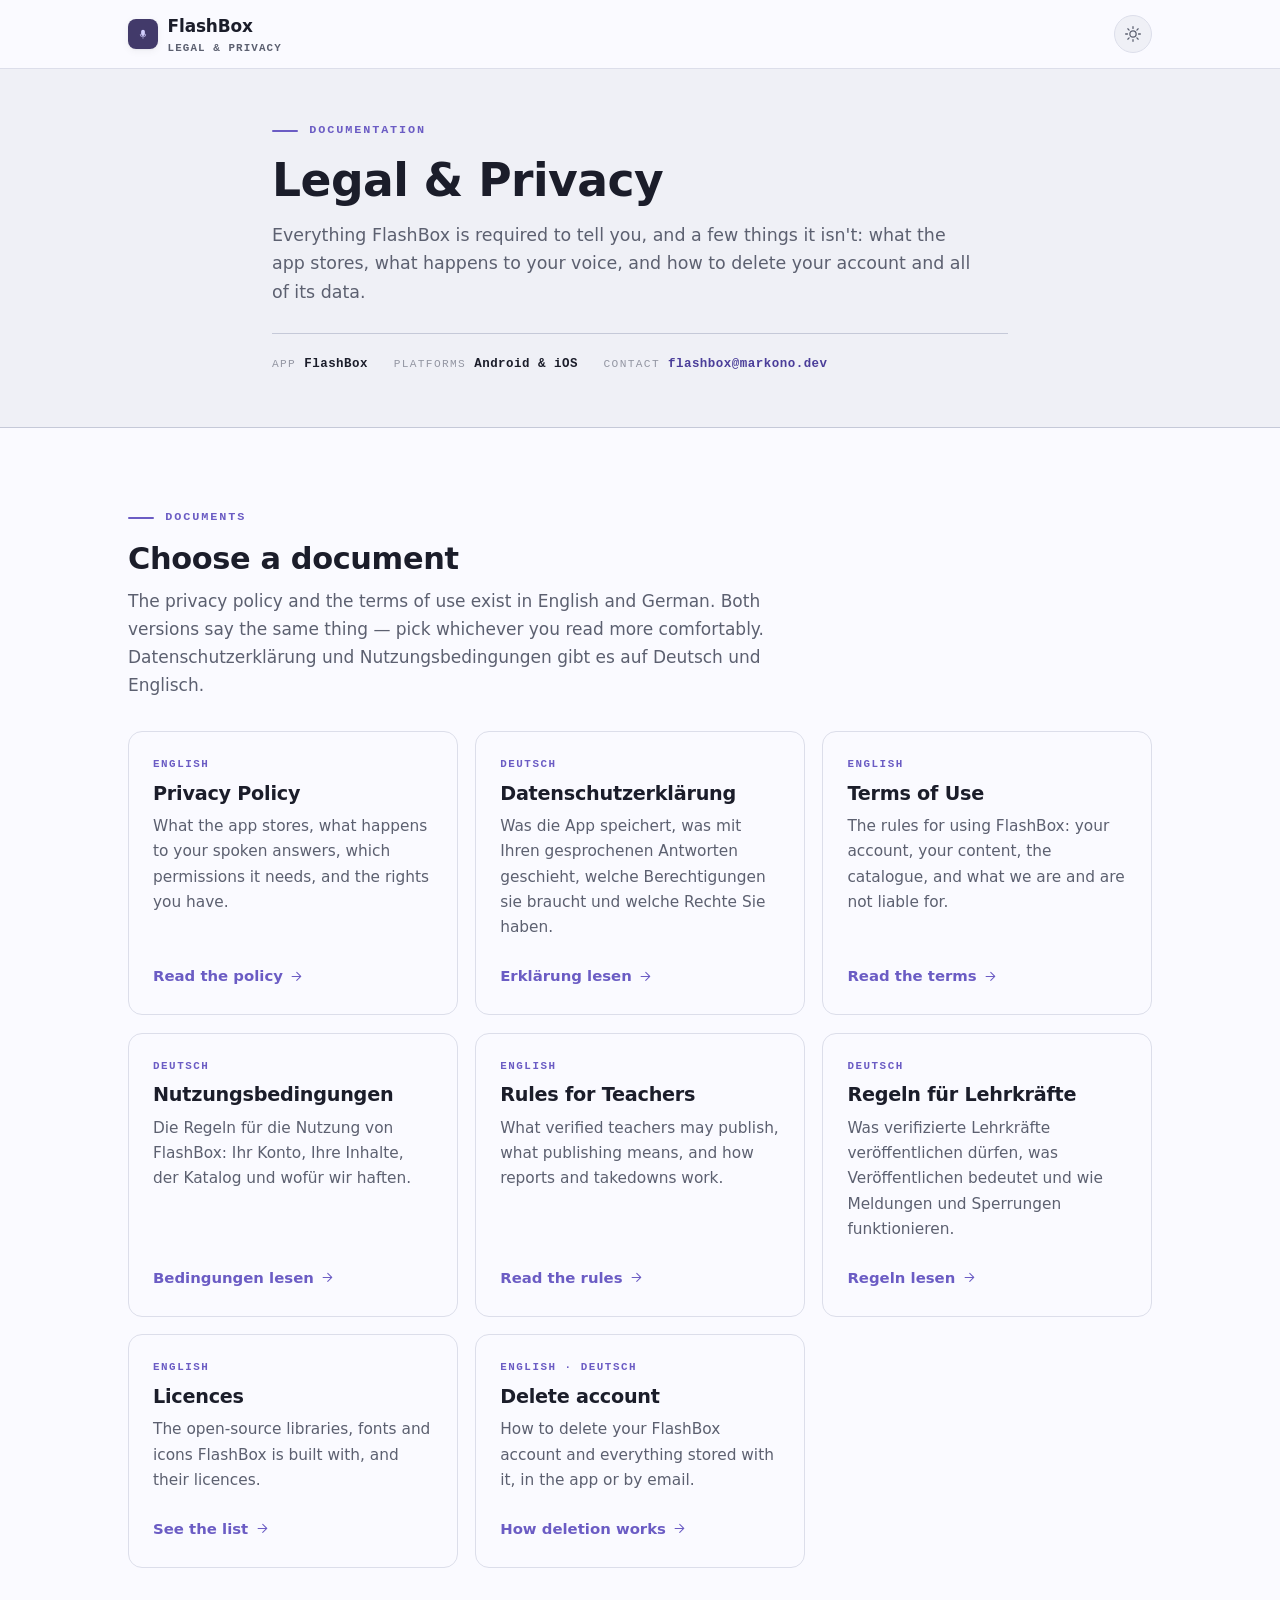
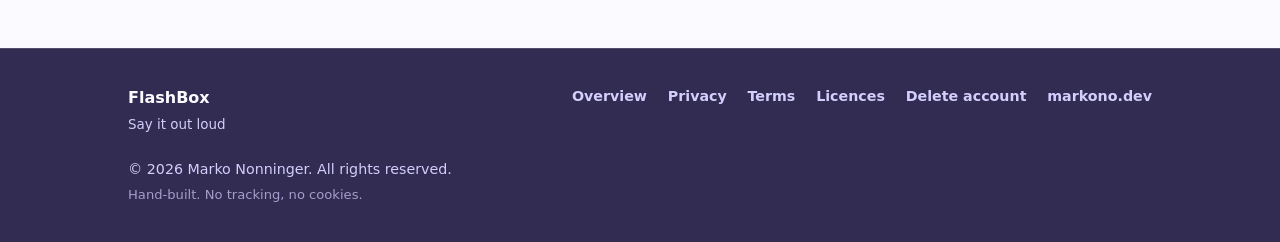
<file: index.html>
<!DOCTYPE html>
<html lang="en" data-theme="auto">
<head>
<meta charset="UTF-8">
<meta name="viewport" content="width=device-width, initial-scale=1.0">

<title>Legal &amp; Privacy — FlashBox</title>
<meta name="description" content="Legal and privacy documents for FlashBox, the spoken flashcard app: privacy policy in English and German, and how to delete your account.">
<meta name="author" content="Marko Nonninger">
<link rel="canonical" href="https://markono-code.github.io/FlashBox-Docs/">


<meta property="og:type" content="article">
<meta property="og:url" content="https://markono-code.github.io/FlashBox-Docs/">
<meta property="og:title" content="Legal &amp; Privacy — FlashBox">
<meta property="og:description" content="Legal and privacy documents for FlashBox, the spoken flashcard app: privacy policy in English and German, and how to delete your account.">

<meta name="theme-color" content="#fafaff" media="(prefers-color-scheme: light)">
<meta name="theme-color" content="#161826" media="(prefers-color-scheme: dark)">

<link rel="icon" href="assets/img/favicon.svg" type="image/svg+xml">
<link rel="stylesheet" href="assets/css/docs.css">

<script>
  (function () {
    try {
      var t = localStorage.getItem("markono.theme");
      if (t === "light" || t === "dark" || t === "auto") {
        document.documentElement.setAttribute("data-theme", t);
      }
    } catch (e) { /* private mode — the "auto" default in the markup stands */ }
  })();
</script>
</head>

<body>

<a class="skip-link" href="#main">Skip to content</a>

<header class="site-header">
  <div class="shell site-header__inner">

    <a class="brand" href="./" aria-label="FlashBox documentation — home">
      <img class="brand__logo" src="assets/img/flashbox-icon.svg" alt="" width="30" height="30">
      <span>
        <span class="brand__text">FlashBox</span>
        <span class="brand__sub">Legal &amp; Privacy</span>
      </span>
    </a>

    <div class="header-tools">

      <button type="button" class="icon-btn" id="themeToggle"
              aria-label="Colour theme: automatic" title="Colour theme: automatic">
        <svg class="icon icon--sun" viewBox="0 0 24 24" aria-hidden="true" focusable="false">
          <circle cx="12" cy="12" r="4.2"/>
          <path d="M12 2.2v2.4M12 19.4v2.4M2.2 12h2.4M19.4 12h2.4M5.1 5.1l1.7 1.7M17.2 17.2l1.7 1.7M18.9 5.1l-1.7 1.7M6.8 17.2l-1.7 1.7"/>
        </svg>
        <svg class="icon icon--moon" viewBox="0 0 24 24" aria-hidden="true" focusable="false">
          <path d="M20.5 14.8A8.6 8.6 0 0 1 9.2 3.5a8.6 8.6 0 1 0 11.3 11.3z"/>
        </svg>
      </button>
    </div>

  </div>
</header>

<main id="main">

  <section class="doc-hero">
    <div class="shell doc-hero__inner">
      <p class="kicker kicker--onDark">Documentation</p>
      <h1>Legal &amp; Privacy</h1>
      <p class="doc-hero__lead">
        Everything FlashBox is required to tell you, and a few things it isn't: what the app stores, what happens to your voice, and how to delete your account and all of its data.
      </p>

      <div class="doc-meta">
        <span class="doc-meta__item">
          <span class="doc-meta__key">App</span>
          <span class="doc-meta__val">FlashBox</span>
        </span>
        <span class="doc-meta__item">
          <span class="doc-meta__key">Platforms</span>
          <span class="doc-meta__val">Android &amp; iOS</span>
        </span>
        <span class="doc-meta__item">
          <span class="doc-meta__key">Contact</span>
          <span class="doc-meta__val"><a href="mailto:flashbox@markono.dev">flashbox@markono.dev</a></span>
        </span>
      </div>
    </div>
  </section>

  <section class="section">
    <div class="shell">
      <p class="kicker">Documents</p>
      <h2 style="font-size: clamp(1.4rem, 3vw, 1.9rem);">Choose a document</h2>
      <p style="color: var(--muted); max-width: 40rem; margin-top: .6rem;">
        The privacy policy and the terms of use exist in English and German. Both
        versions say the same thing — pick whichever you read more comfortably.
        <span lang="de">Datenschutzerklärung und Nutzungsbedingungen gibt es auf Deutsch und Englisch.</span>
      </p>

      <div class="doc-cards">

        <a class="doc-card" href="privacy-policy.html" hreflang="en">
          <span class="doc-card__lang">English</span>
          <h3 class="doc-card__title">Privacy Policy</h3>
          <p class="doc-card__text">
            What the app stores, what happens to your spoken answers, which permissions it needs, and the rights you have.
          </p>
          <span class="doc-card__go">
            Read the policy
            <svg class="icon" viewBox="0 0 24 24" aria-hidden="true" focusable="false">
              <path d="M5 12h13M12.5 5.5 19 12l-6.5 6.5"/>
            </svg>
          </span>
        </a>

        <a class="doc-card" href="datenschutzerklaerung.html" hreflang="de" lang="de">
          <span class="doc-card__lang">Deutsch</span>
          <h3 class="doc-card__title">Datenschutzerklärung</h3>
          <p class="doc-card__text">
            Was die App speichert, was mit Ihren gesprochenen Antworten geschieht, welche Berechtigungen sie braucht und welche Rechte Sie haben.
          </p>
          <span class="doc-card__go">
            Erklärung lesen
            <svg class="icon" viewBox="0 0 24 24" aria-hidden="true" focusable="false">
              <path d="M5 12h13M12.5 5.5 19 12l-6.5 6.5"/>
            </svg>
          </span>
        </a>

        <a class="doc-card" href="terms.html" hreflang="en">
          <span class="doc-card__lang">English</span>
          <h3 class="doc-card__title">Terms of Use</h3>
          <p class="doc-card__text">
            The rules for using FlashBox: your account, your content, the catalogue, and what we are and are not liable for.
          </p>
          <span class="doc-card__go">
            Read the terms
            <svg class="icon" viewBox="0 0 24 24" aria-hidden="true" focusable="false">
              <path d="M5 12h13M12.5 5.5 19 12l-6.5 6.5"/>
            </svg>
          </span>
        </a>

        <a class="doc-card" href="nutzungsbedingungen.html" hreflang="de" lang="de">
          <span class="doc-card__lang">Deutsch</span>
          <h3 class="doc-card__title">Nutzungsbedingungen</h3>
          <p class="doc-card__text">
            Die Regeln für die Nutzung von FlashBox: Ihr Konto, Ihre Inhalte, der Katalog und wofür wir haften.
          </p>
          <span class="doc-card__go">
            Bedingungen lesen
            <svg class="icon" viewBox="0 0 24 24" aria-hidden="true" focusable="false">
              <path d="M5 12h13M12.5 5.5 19 12l-6.5 6.5"/>
            </svg>
          </span>
        </a>

        <a class="doc-card" href="teacher-rules.html" hreflang="en">
          <span class="doc-card__lang">English</span>
          <h3 class="doc-card__title">Rules for Teachers</h3>
          <p class="doc-card__text">
            What verified teachers may publish, what publishing means, and how reports and takedowns work.
          </p>
          <span class="doc-card__go">
            Read the rules
            <svg class="icon" viewBox="0 0 24 24" aria-hidden="true" focusable="false">
              <path d="M5 12h13M12.5 5.5 19 12l-6.5 6.5"/>
            </svg>
          </span>
        </a>

        <a class="doc-card" href="regeln-fuer-lehrkraefte.html" hreflang="de" lang="de">
          <span class="doc-card__lang">Deutsch</span>
          <h3 class="doc-card__title">Regeln für Lehrkräfte</h3>
          <p class="doc-card__text">
            Was verifizierte Lehrkräfte veröffentlichen dürfen, was Veröffentlichen bedeutet und wie Meldungen und Sperrungen funktionieren.
          </p>
          <span class="doc-card__go">
            Regeln lesen
            <svg class="icon" viewBox="0 0 24 24" aria-hidden="true" focusable="false">
              <path d="M5 12h13M12.5 5.5 19 12l-6.5 6.5"/>
            </svg>
          </span>
        </a>

        <a class="doc-card" href="licenses.html" hreflang="en">
          <span class="doc-card__lang">English</span>
          <h3 class="doc-card__title">Licences</h3>
          <p class="doc-card__text">
            The open-source libraries, fonts and icons FlashBox is built with, and their licences.
          </p>
          <span class="doc-card__go">
            See the list
            <svg class="icon" viewBox="0 0 24 24" aria-hidden="true" focusable="false">
              <path d="M5 12h13M12.5 5.5 19 12l-6.5 6.5"/>
            </svg>
          </span>
        </a>

        <a class="doc-card" href="delete-account/" hreflang="en">
          <span class="doc-card__lang">English · Deutsch</span>
          <h3 class="doc-card__title">Delete account</h3>
          <p class="doc-card__text">
            How to delete your FlashBox account and everything stored with it, in the app or by email.
          </p>
          <span class="doc-card__go">
            How deletion works
            <svg class="icon" viewBox="0 0 24 24" aria-hidden="true" focusable="false">
              <path d="M5 12h13M12.5 5.5 19 12l-6.5 6.5"/>
            </svg>
          </span>
        </a>

      </div>
    </div>
  </section>

</main>

<footer class="site-footer">
  <div class="shell site-footer__inner">
    <div class="site-footer__brand">
      <span class="brand__text">FlashBox</span>
      <span class="site-footer__tagline">Say it out loud</span>
    </div>

    <nav class="site-footer__links" aria-label="Documents">
      <a href="./">Overview</a>
      <a href="privacy-policy.html">Privacy</a>
      <a href="terms.html">Terms</a>
      <a href="licenses.html">Licences</a>
      <a href="delete-account/">Delete account</a>
      <a href="https://markono.dev/" rel="noopener">markono.dev</a>
    </nav>

    <div class="site-footer__meta">
      <span>&copy; <span id="year">2026</span> Marko Nonninger. All rights reserved.</span>
      <span class="site-footer__built">Hand-built. No tracking, no cookies.</span>
    </div>
  </div>
</footer>

<script src="assets/js/docs.js"></script>
</body>
</html>
</file>
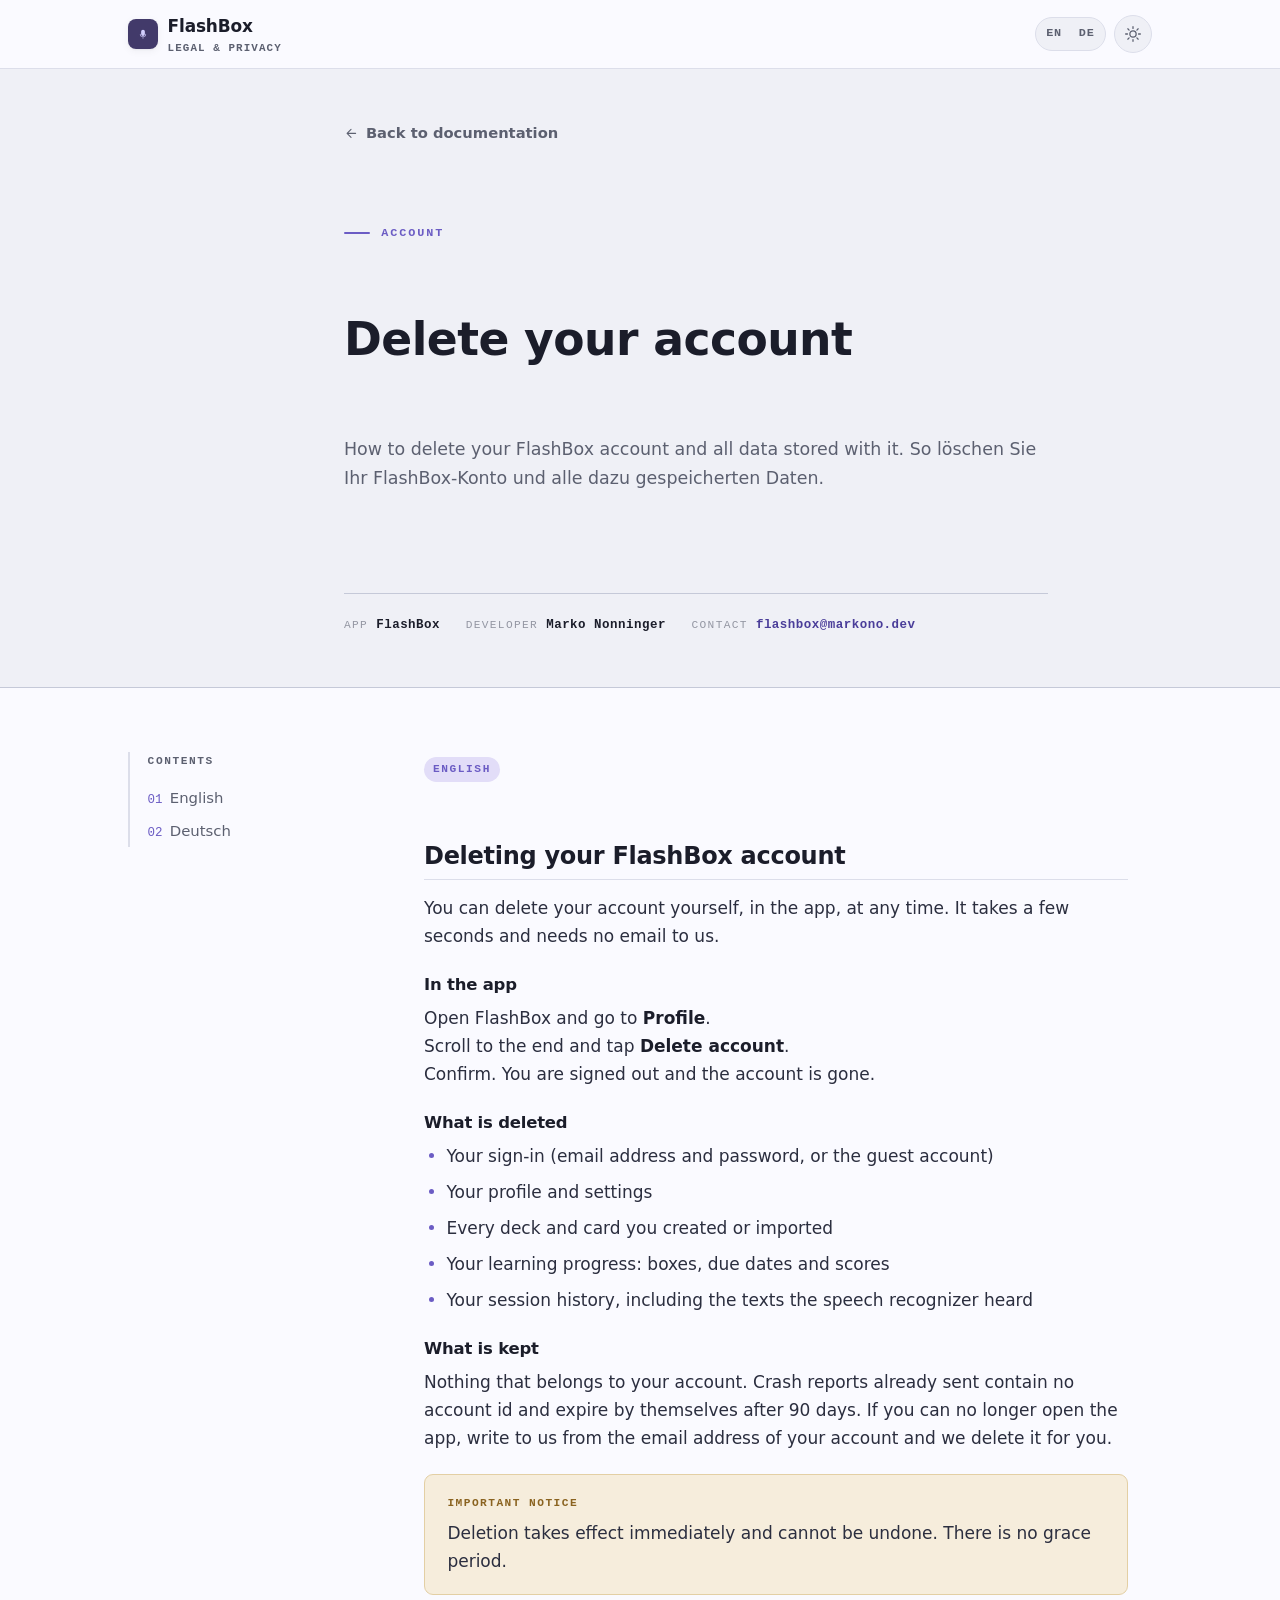
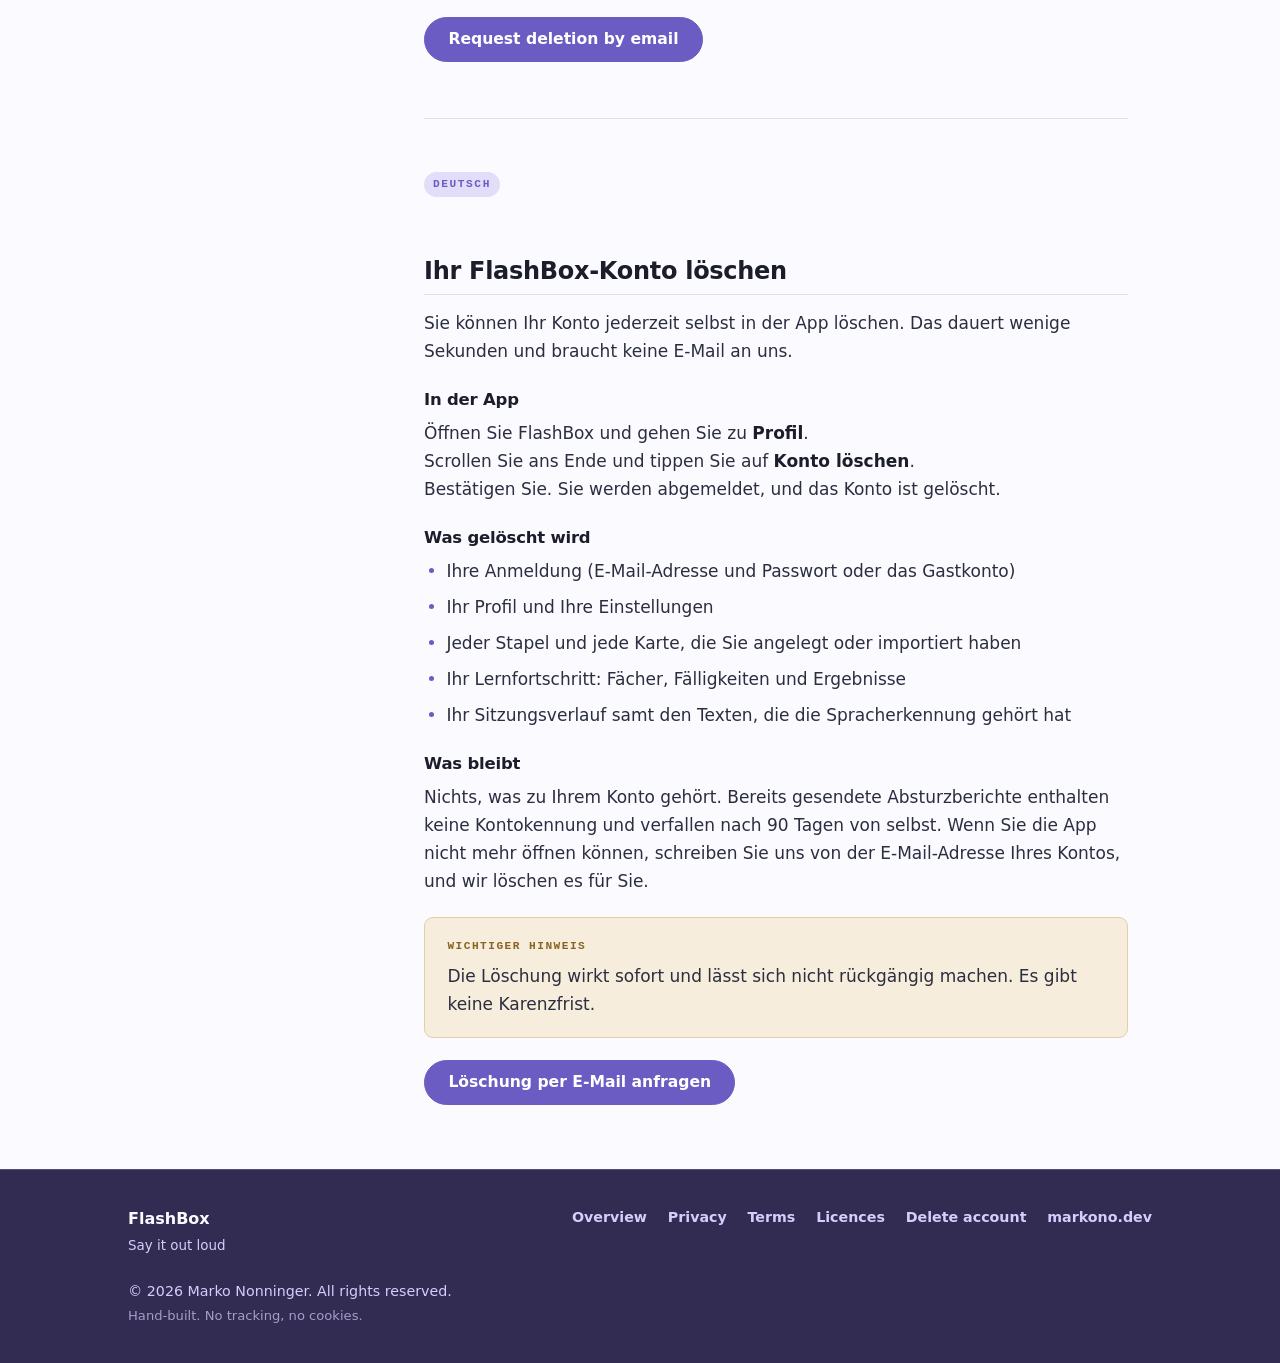
<file: delete-account/index.html>
<!DOCTYPE html>
<html lang="en" data-theme="auto">
<head>
<meta charset="UTF-8">
<meta name="viewport" content="width=device-width, initial-scale=1.0">

<title>Delete account — FlashBox</title>
<meta name="description" content="How to delete your FlashBox account and all data stored with it, in the app or by email. Kontolöschung für FlashBox.">
<meta name="author" content="Marko Nonninger">
<link rel="canonical" href="https://markono-code.github.io/FlashBox-Docs/delete-account/">


<meta property="og:type" content="article">
<meta property="og:url" content="https://markono-code.github.io/FlashBox-Docs/delete-account/">
<meta property="og:title" content="Delete account — FlashBox">
<meta property="og:description" content="How to delete your FlashBox account and all data stored with it, in the app or by email. Kontolöschung für FlashBox.">

<meta name="theme-color" content="#fafaff" media="(prefers-color-scheme: light)">
<meta name="theme-color" content="#161826" media="(prefers-color-scheme: dark)">

<link rel="icon" href="../assets/img/favicon.svg" type="image/svg+xml">
<link rel="stylesheet" href="../assets/css/docs.css">

<script>
  (function () {
    try {
      var t = localStorage.getItem("markono.theme");
      if (t === "light" || t === "dark" || t === "auto") {
        document.documentElement.setAttribute("data-theme", t);
      }
    } catch (e) { /* private mode — the "auto" default in the markup stands */ }
  })();
</script>
</head>

<body>

<a class="skip-link" href="#main">Skip to content</a>

<header class="site-header">
  <div class="shell site-header__inner">

    <a class="brand" href="../" aria-label="FlashBox documentation — home">
      <img class="brand__logo" src="../assets/img/flashbox-icon.svg" alt="" width="30" height="30">
      <span>
        <span class="brand__text">FlashBox</span>
        <span class="brand__sub">Legal &amp; Privacy</span>
      </span>
    </a>

    <div class="header-tools">
      <div class="lang-switch" role="group" aria-label="Language">
        <a class="lang-switch__btn" href="#english" hreflang="en">EN</a>
        <a class="lang-switch__btn" href="#deutsch" hreflang="de">DE</a>
      </div>

      <button type="button" class="icon-btn" id="themeToggle"
              aria-label="Colour theme: automatic" title="Colour theme: automatic">
        <svg class="icon icon--sun" viewBox="0 0 24 24" aria-hidden="true" focusable="false">
          <circle cx="12" cy="12" r="4.2"/>
          <path d="M12 2.2v2.4M12 19.4v2.4M2.2 12h2.4M19.4 12h2.4M5.1 5.1l1.7 1.7M17.2 17.2l1.7 1.7M18.9 5.1l-1.7 1.7M6.8 17.2l-1.7 1.7"/>
        </svg>
        <svg class="icon icon--moon" viewBox="0 0 24 24" aria-hidden="true" focusable="false">
          <path d="M20.5 14.8A8.6 8.6 0 0 1 9.2 3.5a8.6 8.6 0 1 0 11.3 11.3z"/>
        </svg>
      </button>
    </div>

  </div>
</header>

<main id="main">

  <section class="doc-hero doc-hero--doc">
    <div class="shell doc-hero__inner">
      <a class="backlink" href="../">
        <svg class="icon" viewBox="0 0 24 24" aria-hidden="true" focusable="false">
          <path d="M19 12H6M11.5 5.5 5 12l6.5 6.5"/>
        </svg>
        Back to documentation
      </a>

      <p class="kicker kicker--onDark">Account</p>
      <h1>Delete your account</h1>
      <p class="doc-hero__lead">
        How to delete your FlashBox account and all data stored with it. <span lang="de">So löschen Sie Ihr FlashBox-Konto und alle dazu gespeicherten Daten.</span>
      </p>

      <div class="doc-meta">
        <span class="doc-meta__item">
          <span class="doc-meta__key">App</span>
          <span class="doc-meta__val">FlashBox</span>
        </span>
        <span class="doc-meta__item">
          <span class="doc-meta__key">Developer</span>
          <span class="doc-meta__val">Marko Nonninger</span>
        </span>
        <span class="doc-meta__item">
          <span class="doc-meta__key">Contact</span>
          <span class="doc-meta__val"><a href="mailto:flashbox@markono.dev">flashbox@markono.dev</a></span>
        </span>
      </div>
    </div>
  </section>

  <div class="shell doc-layout">

    <aside class="toc" aria-labelledby="toc-title">
      <p class="toc__title" id="toc-title">Contents</p>
      <nav class="toc__list">
        <a class="toc__link" href="#english"><span class="toc__num">01</span>English</a>
        <a class="toc__link" href="#deutsch"><span class="toc__num">02</span>Deutsch</a>
      </nav>
    </aside>

    <article class="legal">

      <section class="lang-block" id="english" lang="en">
        <span class="lang-block__tag">English</span>
        <h2>Deleting your FlashBox account</h2>
        <p>You can delete your account yourself, in the app, at any time. It takes a few seconds and needs no email to us.</p>

        <h3>In the app</h3>
        <ol>
          <li>Open FlashBox and go to <strong>Profile</strong>.</li>
          <li>Scroll to the end and tap <strong>Delete account</strong>.</li>
          <li>Confirm. You are signed out and the account is gone.</li>
        </ol>

        <h3>What is deleted</h3>
        <ul>
          <li>Your sign-in (email address and password, or the guest account)</li>
          <li>Your profile and settings</li>
          <li>Every deck and card you created or imported</li>
          <li>Your learning progress: boxes, due dates and scores</li>
          <li>Your session history, including the texts the speech recognizer heard</li>
        </ul>

        <h3>What is kept</h3>
        <p>Nothing that belongs to your account. Crash reports already sent contain no account id and expire by themselves after 90 days. If you can no longer open the app, write to us from the email address of your account and we delete it for you.</p>

        <div class="panel panel--warn">
          <span class="panel__label">Important notice</span>
          <p>Deletion takes effect immediately and cannot be undone. There is no grace period.</p>
        </div>

        <div class="btn-row">
          <a class="btn btn--primary" href="mailto:flashbox@markono.dev?subject=Delete%20my%20FlashBox%20account">Request deletion by email</a>
        </div>
      </section>

      <section class="lang-block" id="deutsch" lang="de">
        <span class="lang-block__tag">Deutsch</span>
        <h2>Ihr FlashBox-Konto löschen</h2>
        <p>Sie können Ihr Konto jederzeit selbst in der App löschen. Das dauert wenige Sekunden und braucht keine E-Mail an uns.</p>

        <h3>In der App</h3>
        <ol>
          <li>Öffnen Sie FlashBox und gehen Sie zu <strong>Profil</strong>.</li>
          <li>Scrollen Sie ans Ende und tippen Sie auf <strong>Konto löschen</strong>.</li>
          <li>Bestätigen Sie. Sie werden abgemeldet, und das Konto ist gelöscht.</li>
        </ol>

        <h3>Was gelöscht wird</h3>
        <ul>
          <li>Ihre Anmeldung (E-Mail-Adresse und Passwort oder das Gastkonto)</li>
          <li>Ihr Profil und Ihre Einstellungen</li>
          <li>Jeder Stapel und jede Karte, die Sie angelegt oder importiert haben</li>
          <li>Ihr Lernfortschritt: Fächer, Fälligkeiten und Ergebnisse</li>
          <li>Ihr Sitzungsverlauf samt den Texten, die die Spracherkennung gehört hat</li>
        </ul>

        <h3>Was bleibt</h3>
        <p>Nichts, was zu Ihrem Konto gehört. Bereits gesendete Absturzberichte enthalten keine Kontokennung und verfallen nach 90 Tagen von selbst. Wenn Sie die App nicht mehr öffnen können, schreiben Sie uns von der E-Mail-Adresse Ihres Kontos, und wir löschen es für Sie.</p>

        <div class="panel panel--warn">
          <span class="panel__label">Wichtiger Hinweis</span>
          <p>Die Löschung wirkt sofort und lässt sich nicht rückgängig machen. Es gibt keine Karenzfrist.</p>
        </div>

        <div class="btn-row">
          <a class="btn btn--primary" href="mailto:flashbox@markono.dev?subject=FlashBox-Konto%20l%C3%B6schen">Löschung per E-Mail anfragen</a>
        </div>
      </section>

    </article>
  </div>

</main>

<footer class="site-footer">
  <div class="shell site-footer__inner">
    <div class="site-footer__brand">
      <span class="brand__text">FlashBox</span>
      <span class="site-footer__tagline">Say it out loud</span>
    </div>

    <nav class="site-footer__links" aria-label="Documents">
      <a href="../">Overview</a>
      <a href="../privacy-policy.html">Privacy</a>
      <a href="../terms.html">Terms</a>
      <a href="../licenses.html">Licences</a>
      <a href="../delete-account/">Delete account</a>
      <a href="https://markono.dev/" rel="noopener">markono.dev</a>
    </nav>

    <div class="site-footer__meta">
      <span>&copy; <span id="year">2026</span> Marko Nonninger. All rights reserved.</span>
      <span class="site-footer__built">Hand-built. No tracking, no cookies.</span>
    </div>
  </div>
</footer>

<script src="../assets/js/docs.js"></script>
</body>
</html>
</file>
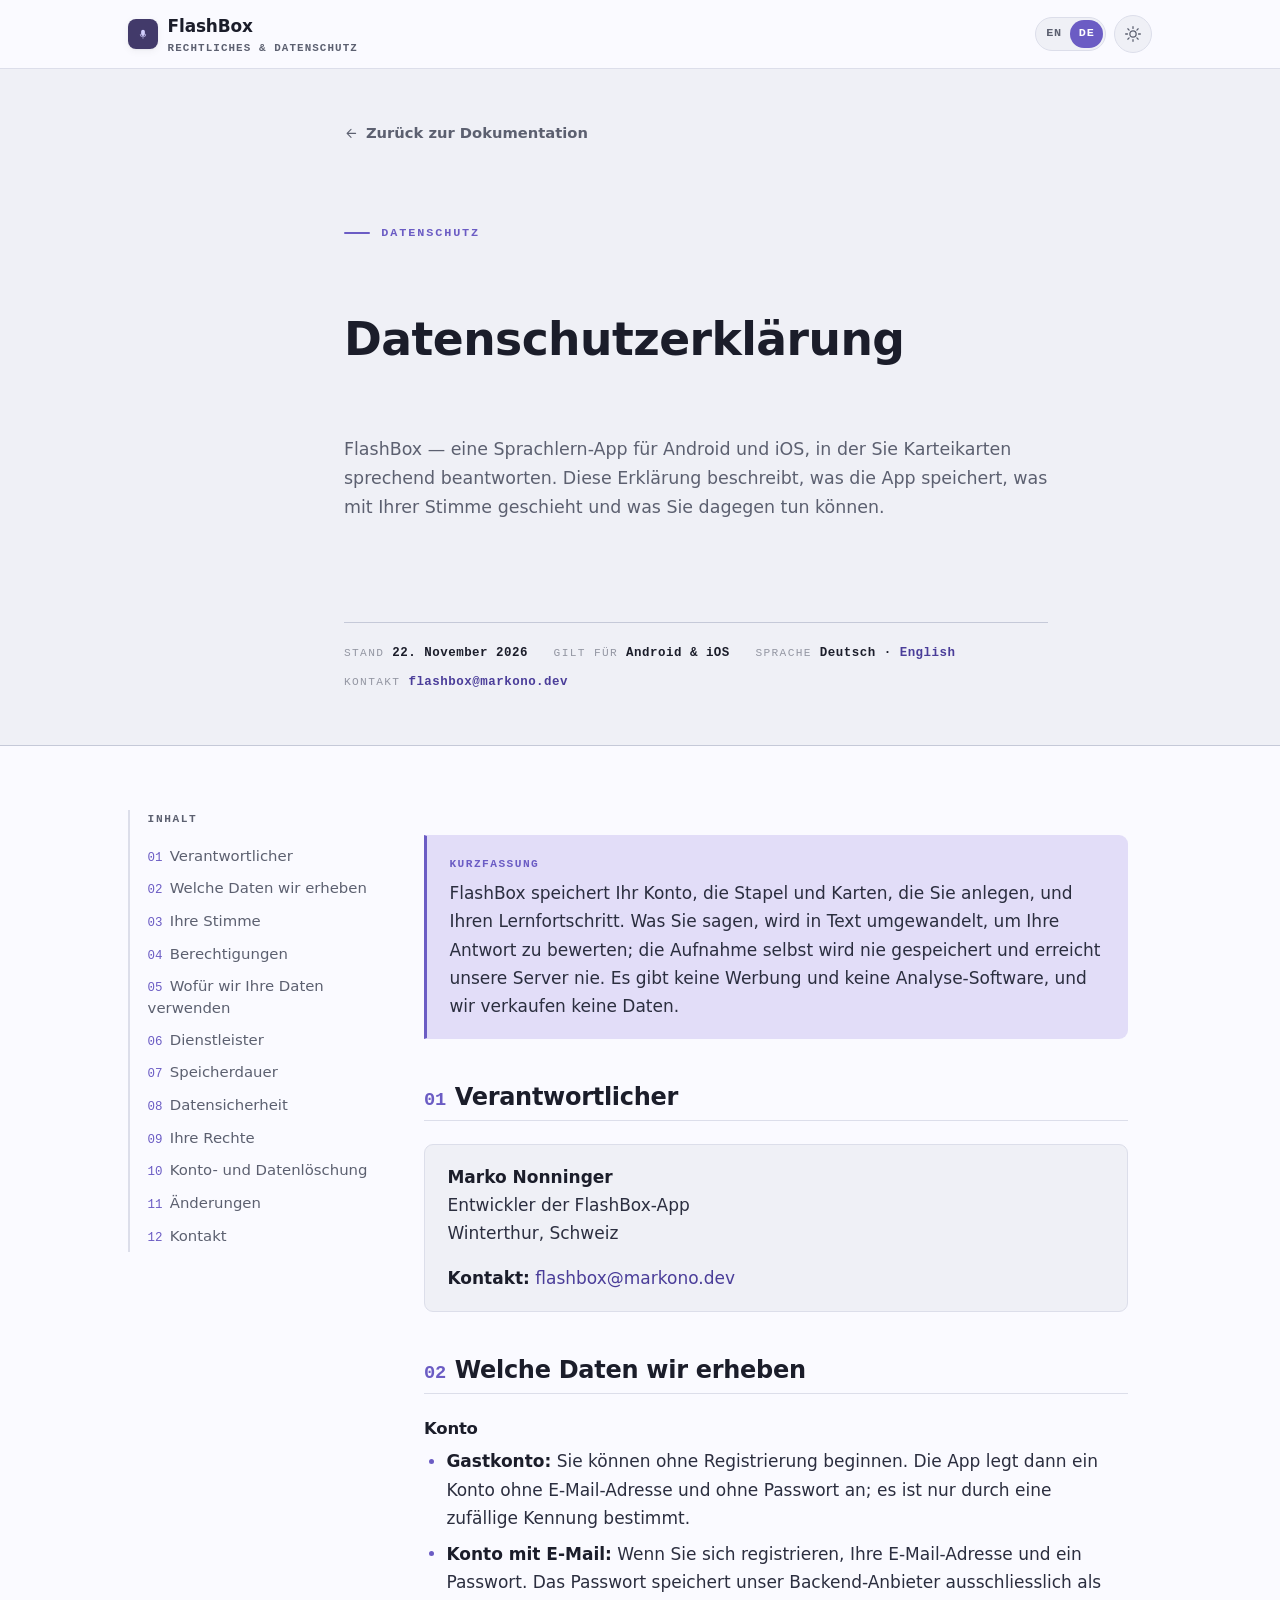
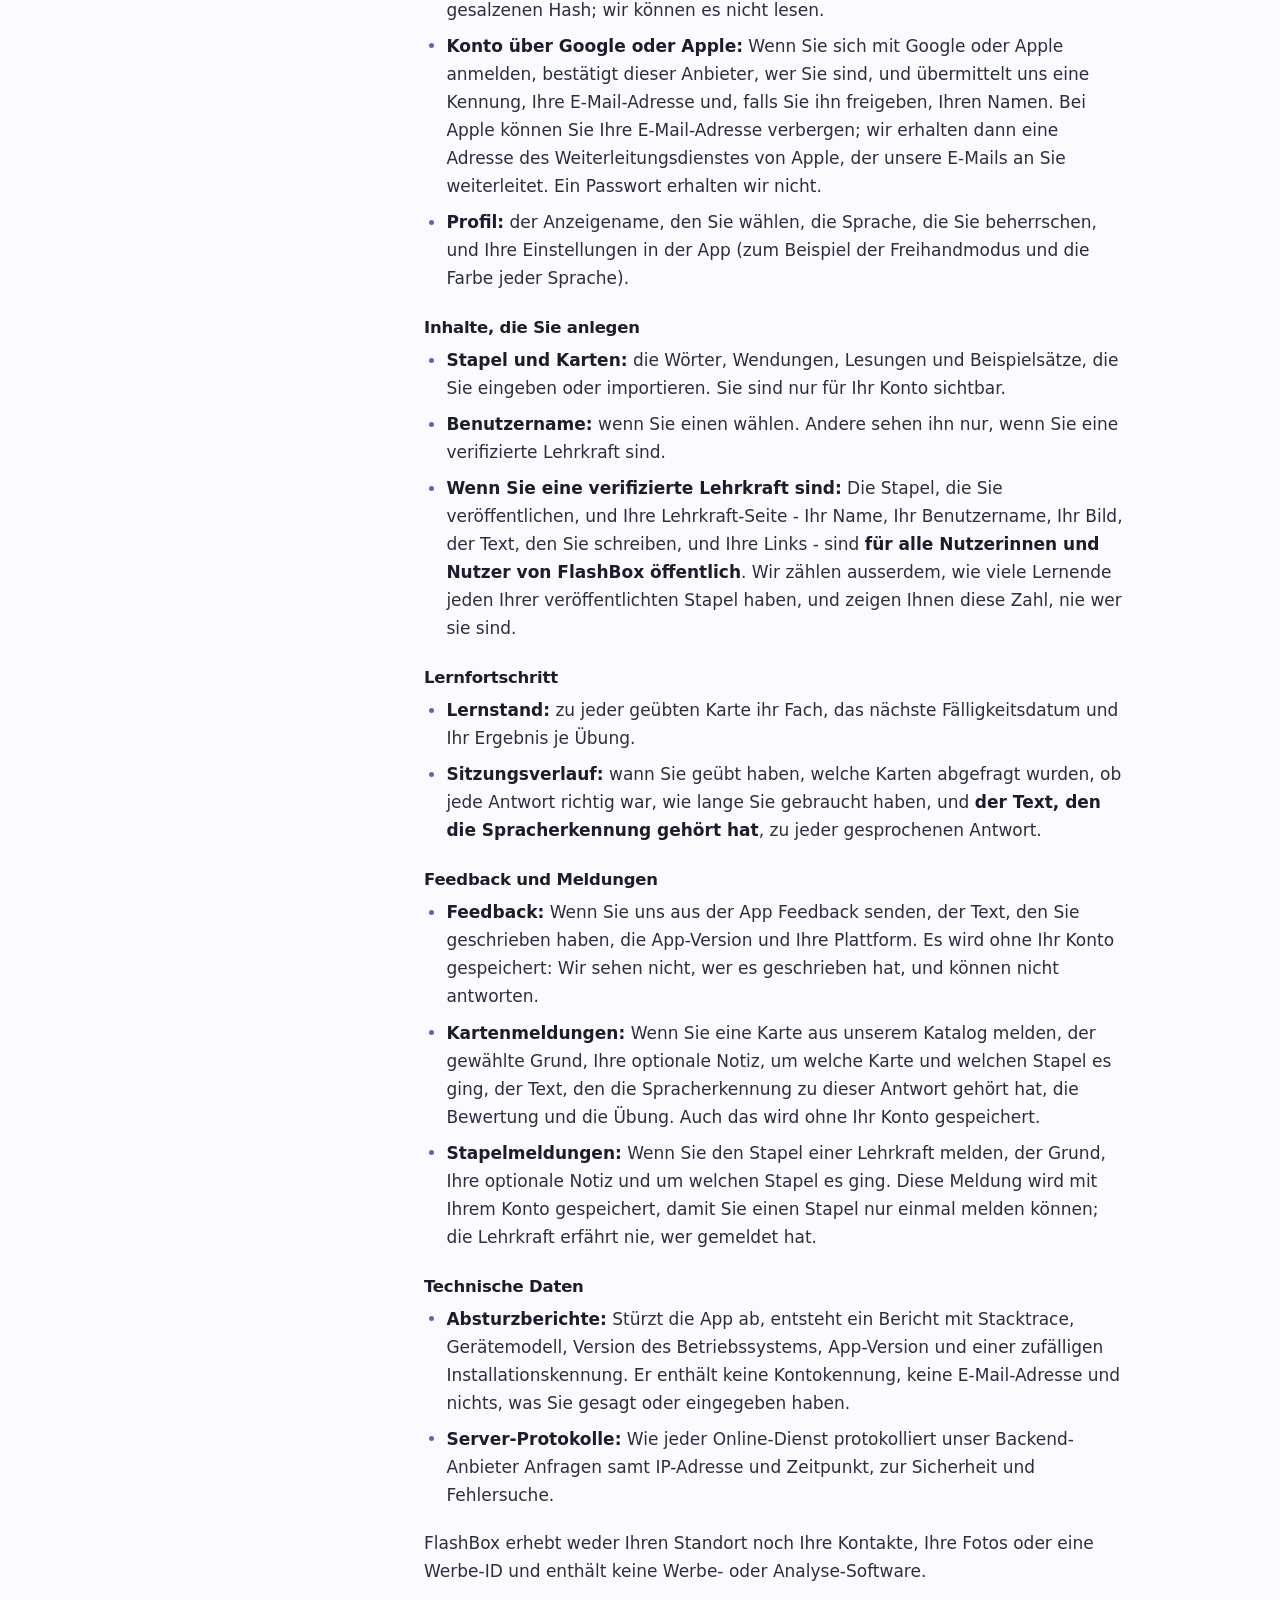
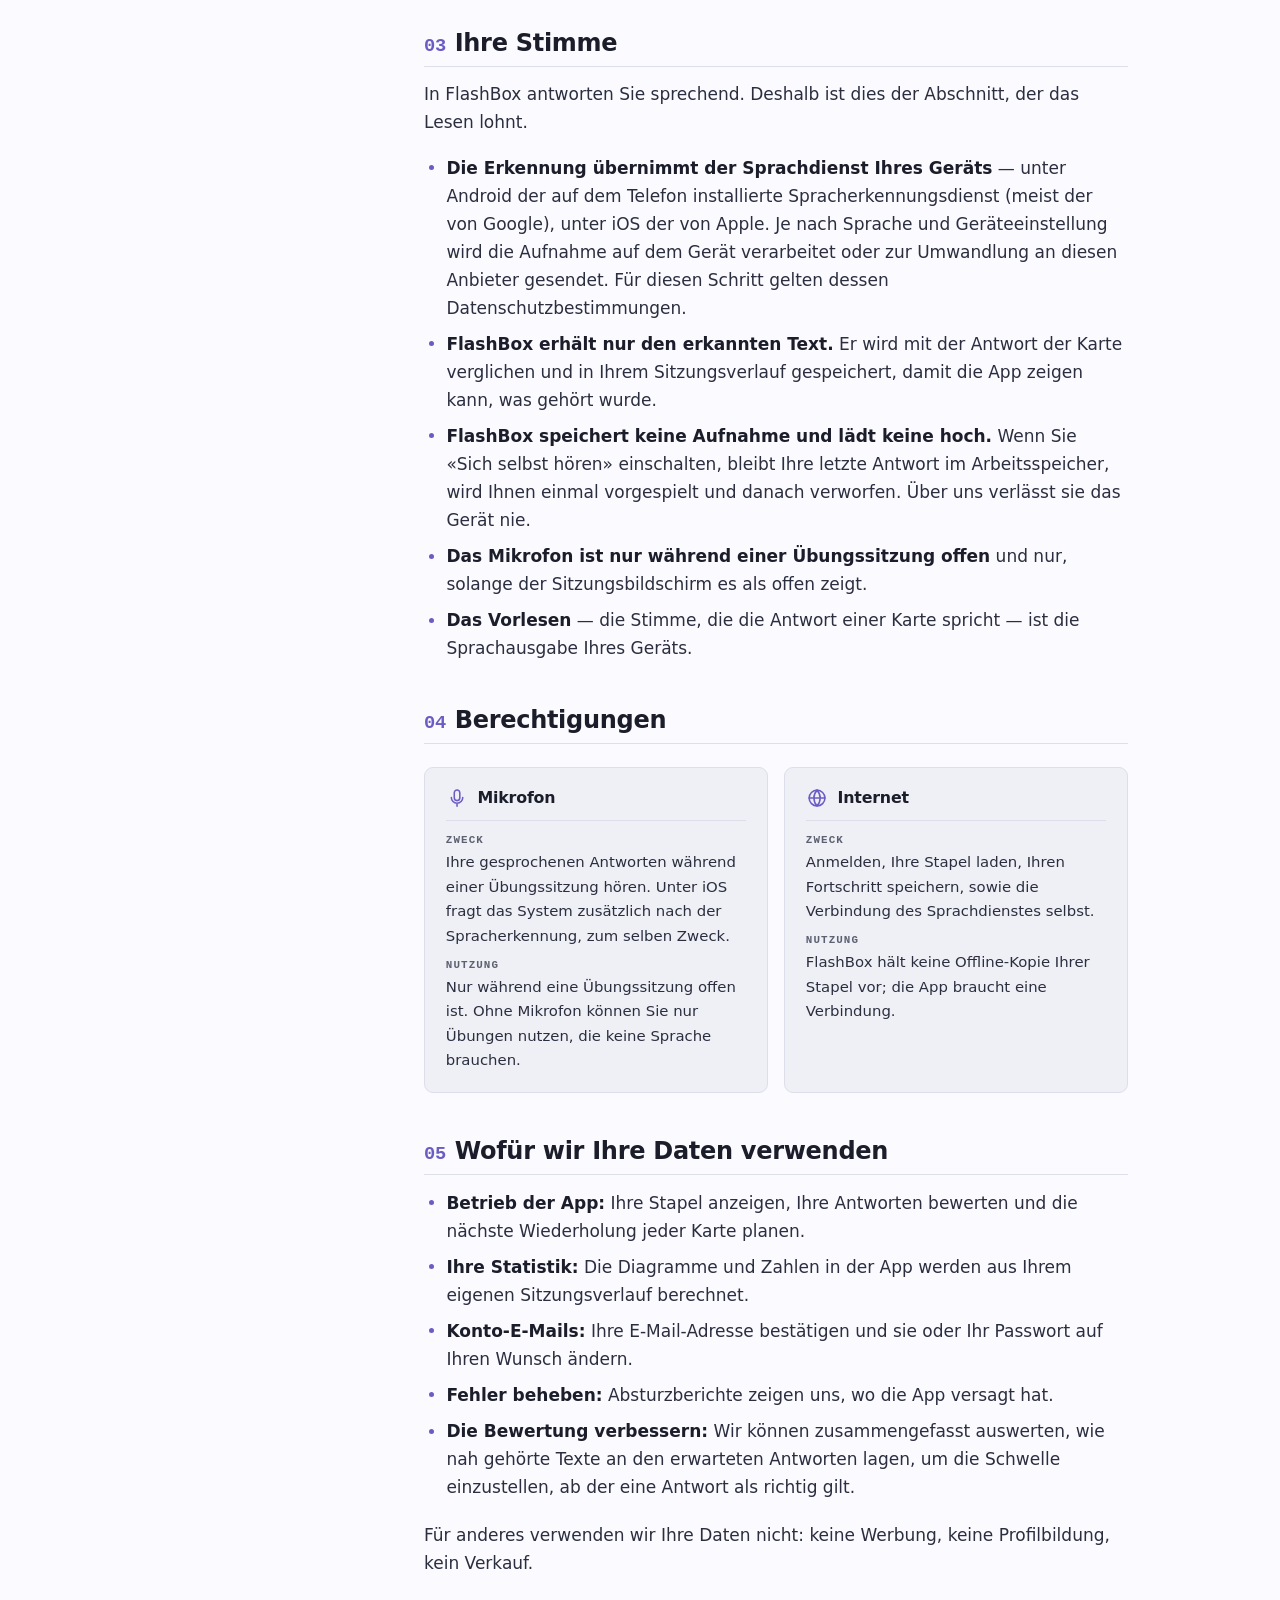
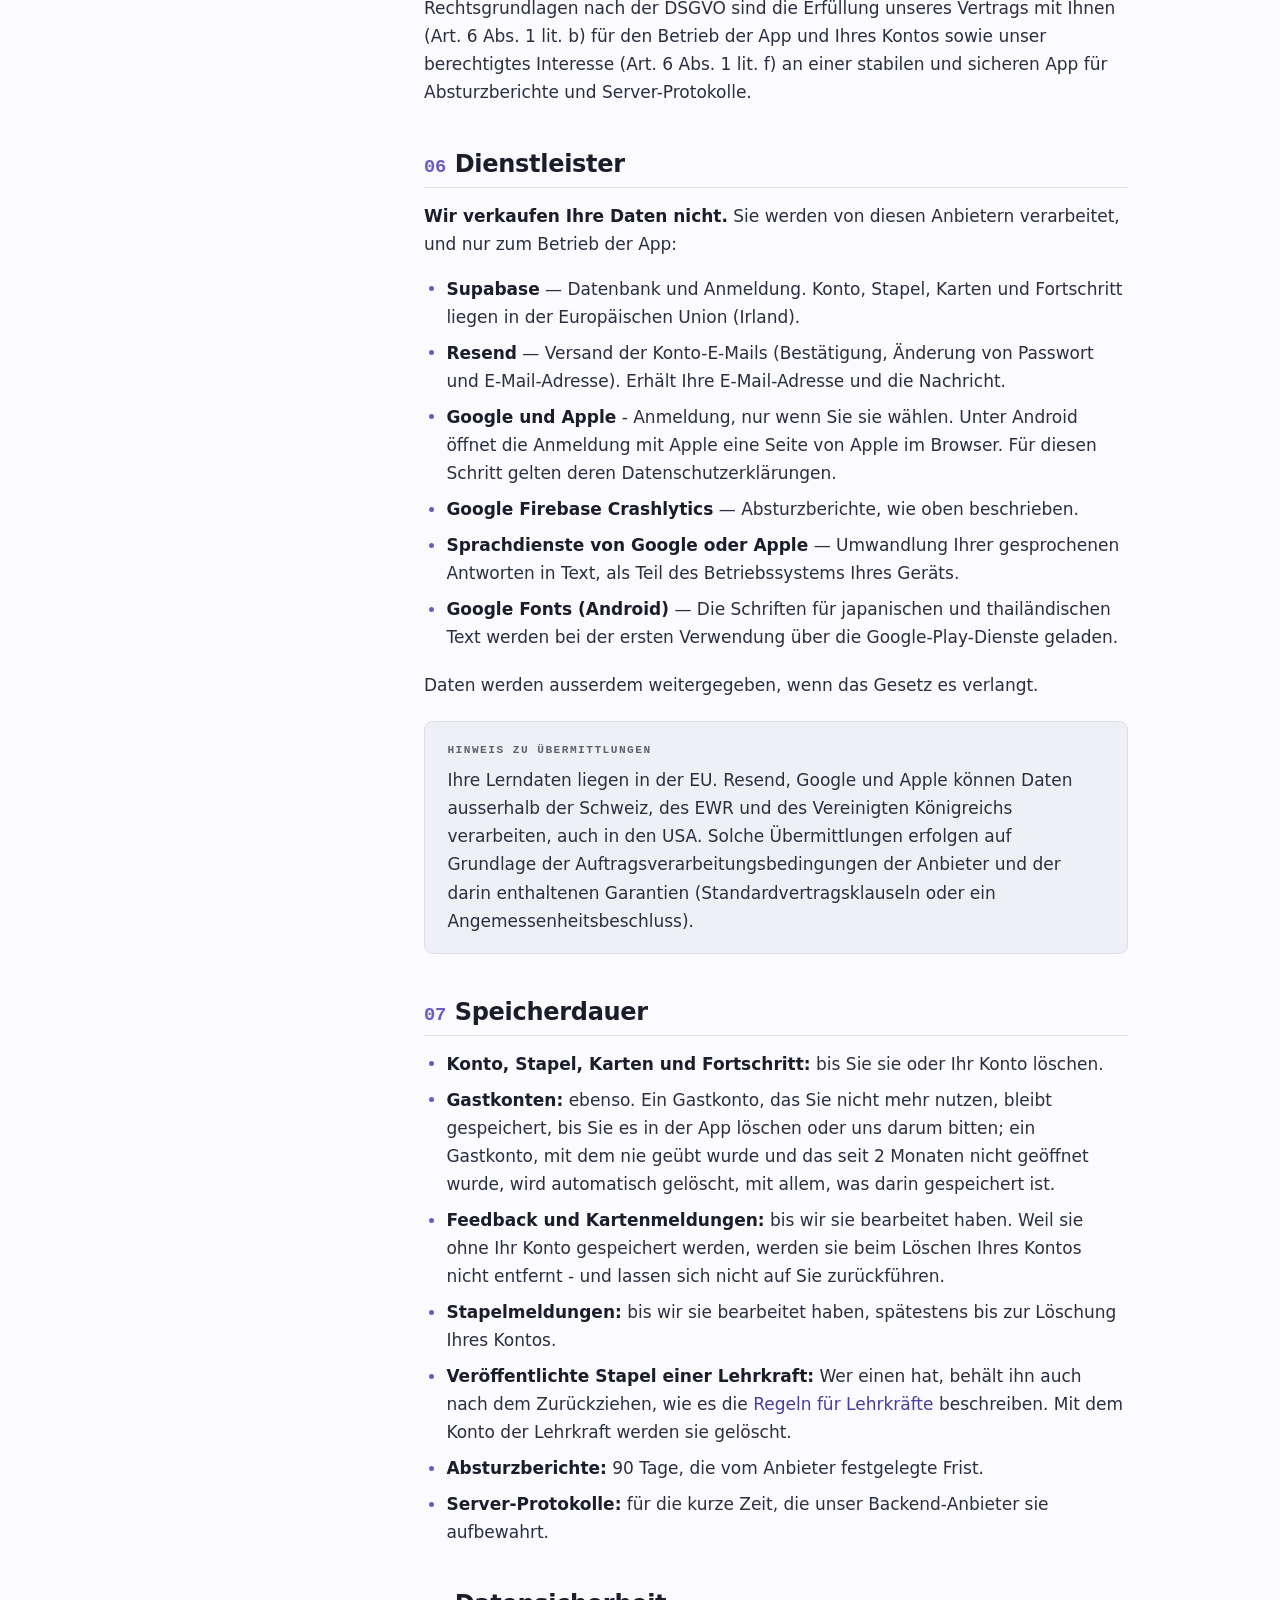
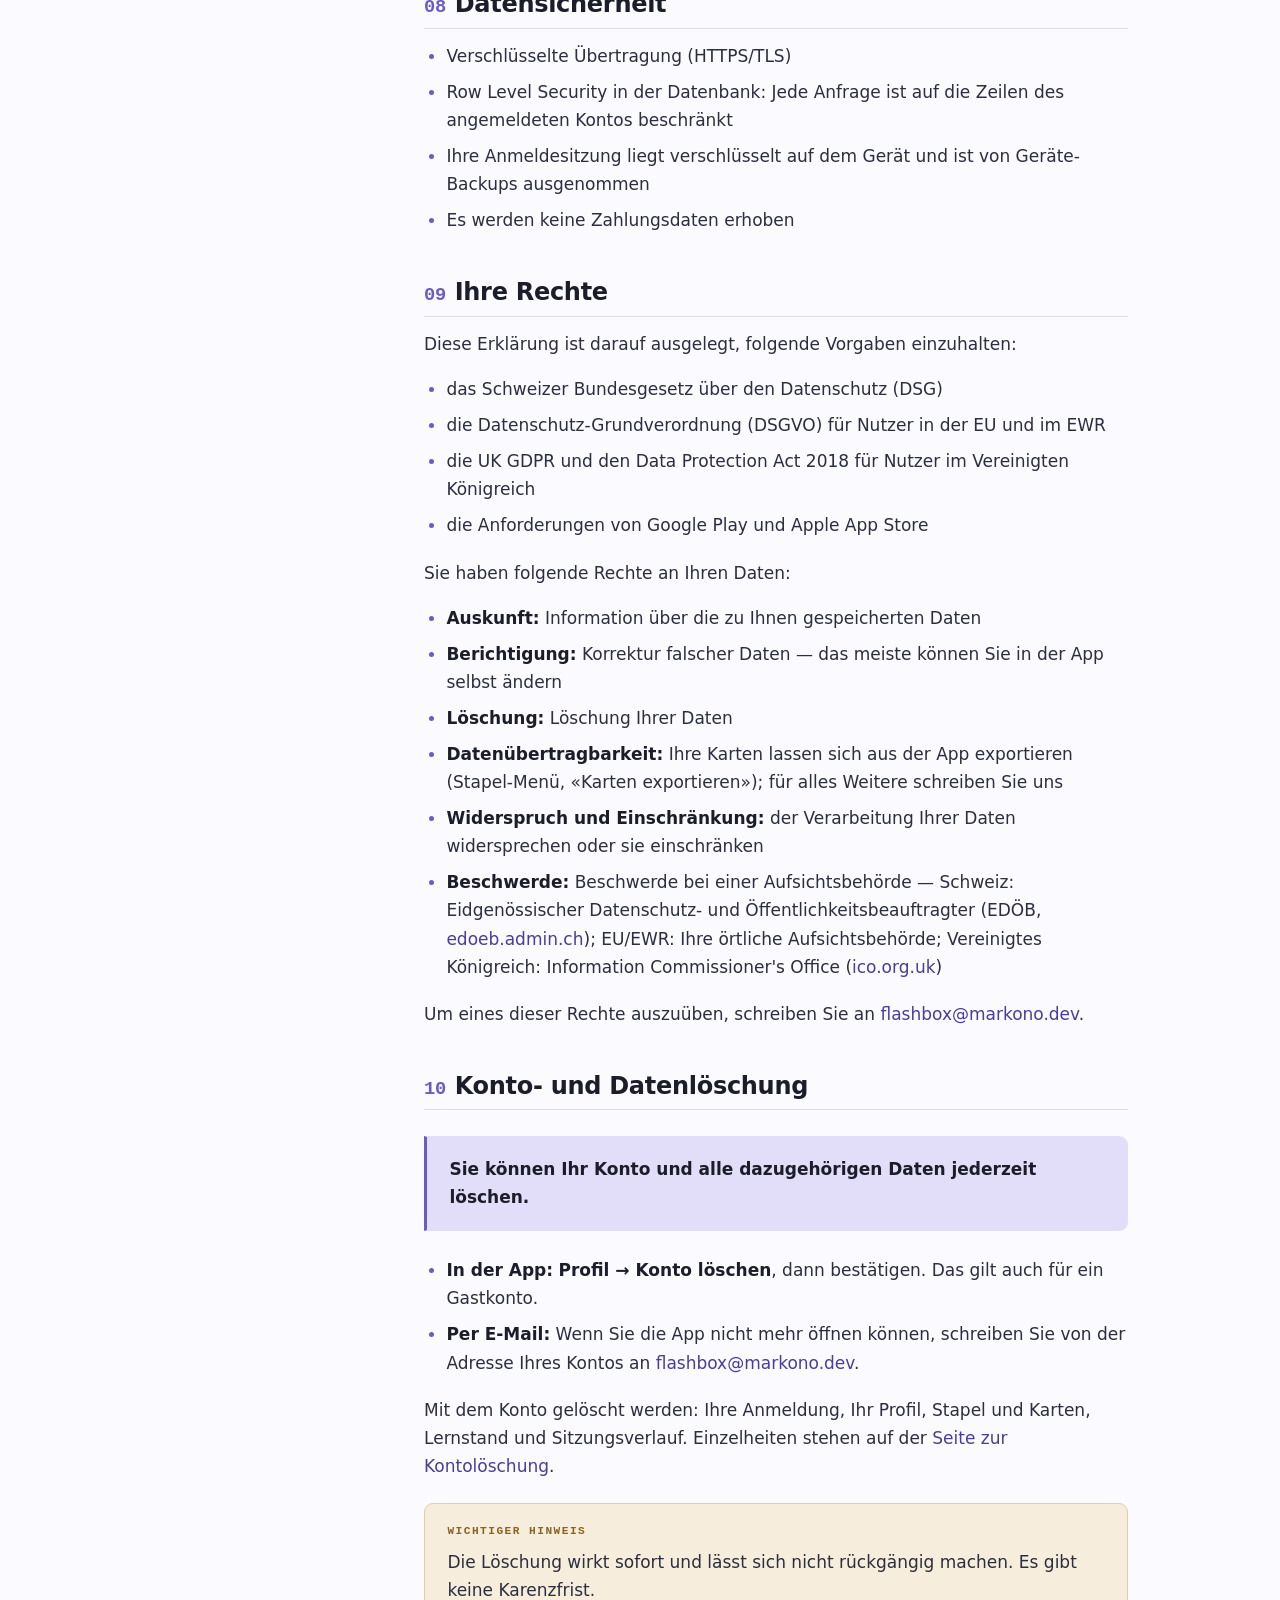
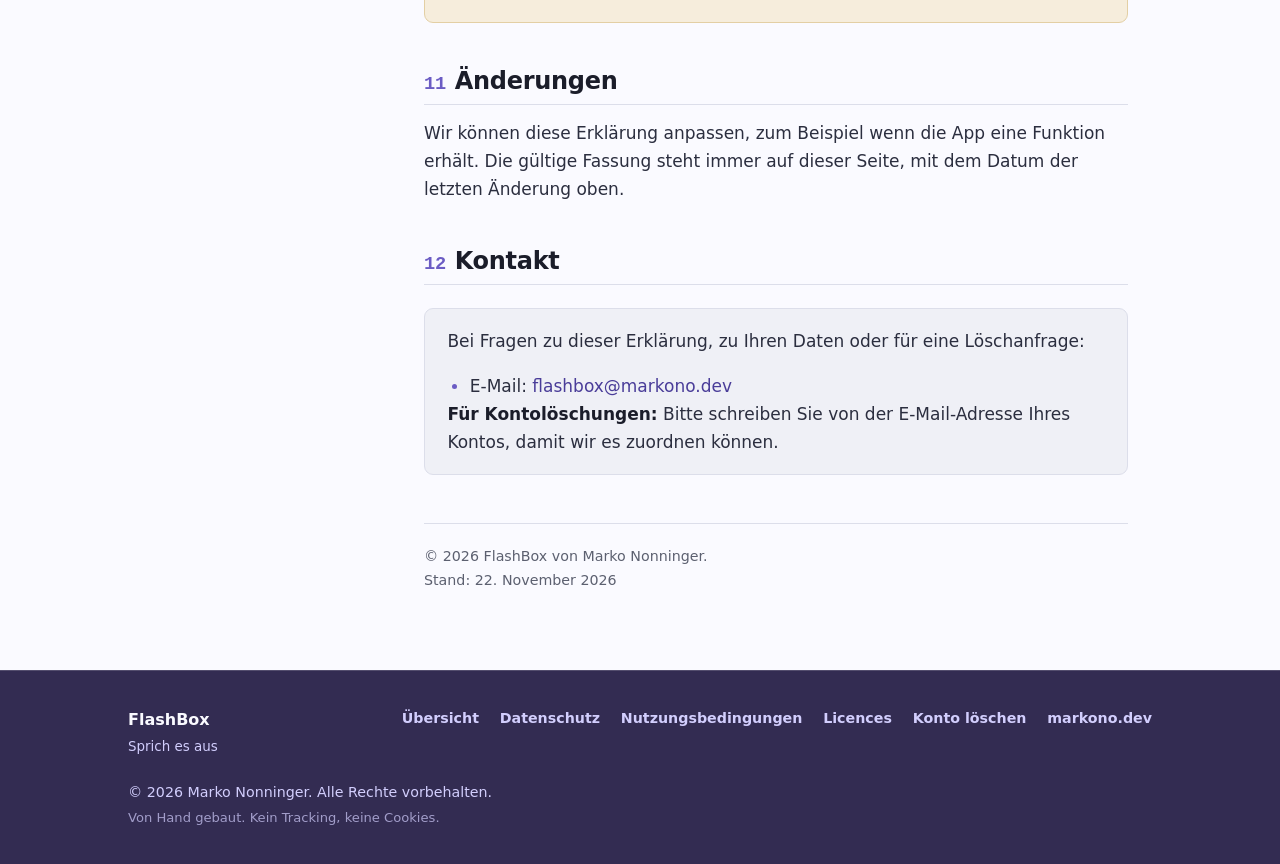
<file: datenschutzerklaerung.html>
<!DOCTYPE html>
<html lang="de" data-theme="auto">
<head>
<meta charset="UTF-8">
<meta name="viewport" content="width=device-width, initial-scale=1.0">

<title>Datenschutzerklärung — FlashBox</title>
<meta name="description" content="Datenschutzerklärung für FlashBox, die App für gesprochene Karteikarten: was gespeichert wird, was mit Ihrer Stimme geschieht, welche Berechtigungen genutzt werden und wie Sie Ihr Konto löschen.">
<meta name="author" content="Marko Nonninger">
<link rel="canonical" href="https://markono-code.github.io/FlashBox-Docs/datenschutzerklaerung.html">
<link rel="alternate" hreflang="en" href="https://markono-code.github.io/FlashBox-Docs/privacy-policy.html">
<link rel="alternate" hreflang="de" href="https://markono-code.github.io/FlashBox-Docs/datenschutzerklaerung.html">

<meta property="og:type" content="article">
<meta property="og:url" content="https://markono-code.github.io/FlashBox-Docs/datenschutzerklaerung.html">
<meta property="og:title" content="Datenschutzerklärung — FlashBox">
<meta property="og:description" content="Datenschutzerklärung für FlashBox, die App für gesprochene Karteikarten: was gespeichert wird, was mit Ihrer Stimme geschieht, welche Berechtigungen genutzt werden und wie Sie Ihr Konto löschen.">

<meta name="theme-color" content="#fafaff" media="(prefers-color-scheme: light)">
<meta name="theme-color" content="#161826" media="(prefers-color-scheme: dark)">

<link rel="icon" href="assets/img/favicon.svg" type="image/svg+xml">
<link rel="stylesheet" href="assets/css/docs.css">

<script>
  (function () {
    try {
      var t = localStorage.getItem("markono.theme");
      if (t === "light" || t === "dark" || t === "auto") {
        document.documentElement.setAttribute("data-theme", t);
      }
    } catch (e) { /* private mode — the "auto" default in the markup stands */ }
  })();
</script>
</head>

<body>

<a class="skip-link" href="#main">Zum Inhalt springen</a>

<header class="site-header">
  <div class="shell site-header__inner">

    <a class="brand" href="./" aria-label="FlashBox Dokumentation — Startseite">
      <img class="brand__logo" src="assets/img/flashbox-icon.svg" alt="" width="30" height="30">
      <span>
        <span class="brand__text">FlashBox</span>
        <span class="brand__sub">Rechtliches &amp; Datenschutz</span>
      </span>
    </a>

    <div class="header-tools">
      <div class="lang-switch" role="group" aria-label="Language">
        <a class="lang-switch__btn" href="privacy-policy.html" hreflang="en">EN</a>
        <a class="lang-switch__btn" href="datenschutzerklaerung.html" hreflang="de" aria-current="true">DE</a>
      </div>

      <button type="button" class="icon-btn" id="themeToggle"
              aria-label="Farbschema: automatisch" title="Farbschema: automatisch">
        <svg class="icon icon--sun" viewBox="0 0 24 24" aria-hidden="true" focusable="false">
          <circle cx="12" cy="12" r="4.2"/>
          <path d="M12 2.2v2.4M12 19.4v2.4M2.2 12h2.4M19.4 12h2.4M5.1 5.1l1.7 1.7M17.2 17.2l1.7 1.7M18.9 5.1l-1.7 1.7M6.8 17.2l-1.7 1.7"/>
        </svg>
        <svg class="icon icon--moon" viewBox="0 0 24 24" aria-hidden="true" focusable="false">
          <path d="M20.5 14.8A8.6 8.6 0 0 1 9.2 3.5a8.6 8.6 0 1 0 11.3 11.3z"/>
        </svg>
      </button>
    </div>

  </div>
</header>

<main id="main">

  <section class="doc-hero doc-hero--doc">
    <div class="shell doc-hero__inner">
      <a class="backlink" href="./">
        <svg class="icon" viewBox="0 0 24 24" aria-hidden="true" focusable="false">
          <path d="M19 12H6M11.5 5.5 5 12l6.5 6.5"/>
        </svg>
        Zurück zur Dokumentation
      </a>

      <p class="kicker kicker--onDark">Datenschutz</p>
      <h1>Datenschutzerklärung</h1>
      <p class="doc-hero__lead">
        FlashBox — eine Sprachlern-App für Android und iOS, in der Sie Karteikarten sprechend beantworten. Diese Erklärung beschreibt, was die App speichert, was mit Ihrer Stimme geschieht und was Sie dagegen tun können.
      </p>

      <div class="doc-meta">
        <span class="doc-meta__item">
          <span class="doc-meta__key">Stand</span>
          <span class="doc-meta__val"><time datetime="2026-11-22">22. November 2026</time></span>
        </span>
        <span class="doc-meta__item">
          <span class="doc-meta__key">Gilt für</span>
          <span class="doc-meta__val">Android &amp; iOS</span>
        </span>
        <span class="doc-meta__item">
          <span class="doc-meta__key">Sprache</span>
          <span class="doc-meta__val">Deutsch · <a href="privacy-policy.html" hreflang="en">English</a></span>
        </span>
        <span class="doc-meta__item">
          <span class="doc-meta__key">Kontakt</span>
          <span class="doc-meta__val"><a href="mailto:flashbox@markono.dev">flashbox@markono.dev</a></span>
        </span>
      </div>
    </div>
  </section>

  <div class="shell doc-layout">

    <aside class="toc" aria-labelledby="toc-title">
      <p class="toc__title" id="toc-title">Inhalt</p>
      <nav class="toc__list">
        <a class="toc__link" href="#controller"><span class="toc__num">01</span>Verantwortlicher</a>
        <a class="toc__link" href="#collected"><span class="toc__num">02</span>Welche Daten wir erheben</a>
        <a class="toc__link" href="#speech"><span class="toc__num">03</span>Ihre Stimme</a>
        <a class="toc__link" href="#permissions"><span class="toc__num">04</span>Berechtigungen</a>
        <a class="toc__link" href="#usage"><span class="toc__num">05</span>Wofür wir Ihre Daten verwenden</a>
        <a class="toc__link" href="#providers"><span class="toc__num">06</span>Dienstleister</a>
        <a class="toc__link" href="#retention"><span class="toc__num">07</span>Speicherdauer</a>
        <a class="toc__link" href="#security"><span class="toc__num">08</span>Datensicherheit</a>
        <a class="toc__link" href="#rights"><span class="toc__num">09</span>Ihre Rechte</a>
        <a class="toc__link" href="#deletion"><span class="toc__num">10</span>Konto- und Datenlöschung</a>
        <a class="toc__link" href="#changes"><span class="toc__num">11</span>Änderungen</a>
        <a class="toc__link" href="#contact"><span class="toc__num">12</span>Kontakt</a>
      </nav>
    </aside>

    <article class="legal">

      <div class="callout">
        <span class="callout__label">Kurzfassung</span>
        <p>
          FlashBox speichert Ihr Konto, die Stapel und Karten, die Sie anlegen,
          und Ihren Lernfortschritt. Was Sie sagen, wird in Text umgewandelt, um
          Ihre Antwort zu bewerten; die Aufnahme selbst wird nie gespeichert und
          erreicht unsere Server nie. Es gibt keine Werbung und keine Analyse-Software,
          und wir verkaufen keine Daten.
        </p>
      </div>

      <h2 id="controller"><span class="legal__num">01</span>Verantwortlicher</h2>
      <div class="panel">
        <p>
          <strong>Marko Nonninger</strong><br>
          Entwickler der FlashBox-App<br>
          Winterthur, Schweiz
        </p>
        <p><strong>Kontakt:</strong> <a href="mailto:flashbox@markono.dev">flashbox@markono.dev</a></p>
      </div>

      <h2 id="collected"><span class="legal__num">02</span>Welche Daten wir erheben</h2>
      <h3>Konto</h3>
      <ul>
        <li><strong>Gastkonto:</strong> Sie können ohne Registrierung beginnen. Die App legt dann ein Konto ohne E-Mail-Adresse und ohne Passwort an; es ist nur durch eine zufällige Kennung bestimmt.</li>
        <li><strong>Konto mit E-Mail:</strong> Wenn Sie sich registrieren, Ihre E-Mail-Adresse und ein Passwort. Das Passwort speichert unser Backend-Anbieter ausschliesslich als gesalzenen Hash; wir können es nicht lesen.</li>
        <li><strong>Konto über Google oder Apple:</strong> Wenn Sie sich mit Google oder Apple anmelden, bestätigt dieser Anbieter, wer Sie sind, und übermittelt uns eine Kennung, Ihre E-Mail-Adresse und, falls Sie ihn freigeben, Ihren Namen. Bei Apple können Sie Ihre E-Mail-Adresse verbergen; wir erhalten dann eine Adresse des Weiterleitungsdienstes von Apple, der unsere E-Mails an Sie weiterleitet. Ein Passwort erhalten wir nicht.</li>
        <li><strong>Profil:</strong> der Anzeigename, den Sie wählen, die Sprache, die Sie beherrschen, und Ihre Einstellungen in der App (zum Beispiel der Freihandmodus und die Farbe jeder Sprache).</li>
      </ul>

      <h3>Inhalte, die Sie anlegen</h3>
      <ul>
        <li><strong>Stapel und Karten:</strong> die Wörter, Wendungen, Lesungen und Beispielsätze, die Sie eingeben oder importieren. Sie sind nur für Ihr Konto sichtbar.</li>
        <li><strong>Benutzername:</strong> wenn Sie einen wählen. Andere sehen ihn nur, wenn Sie eine verifizierte Lehrkraft sind.</li>
        <li><strong>Wenn Sie eine verifizierte Lehrkraft sind:</strong> Die Stapel, die Sie veröffentlichen, und Ihre Lehrkraft-Seite - Ihr Name, Ihr Benutzername, Ihr Bild, der Text, den Sie schreiben, und Ihre Links - sind <strong>für alle Nutzerinnen und Nutzer von FlashBox öffentlich</strong>. Wir zählen ausserdem, wie viele Lernende jeden Ihrer veröffentlichten Stapel haben, und zeigen Ihnen diese Zahl, nie wer sie sind.</li>
      </ul>

      <h3>Lernfortschritt</h3>
      <ul>
        <li><strong>Lernstand:</strong> zu jeder geübten Karte ihr Fach, das nächste Fälligkeitsdatum und Ihr Ergebnis je Übung.</li>
        <li><strong>Sitzungsverlauf:</strong> wann Sie geübt haben, welche Karten abgefragt wurden, ob jede Antwort richtig war, wie lange Sie gebraucht haben, und <strong>der Text, den die Spracherkennung gehört hat</strong>, zu jeder gesprochenen Antwort.</li>
      </ul>

      <h3>Feedback und Meldungen</h3>
      <ul>
        <li><strong>Feedback:</strong> Wenn Sie uns aus der App Feedback senden, der Text, den Sie geschrieben haben, die App-Version und Ihre Plattform. Es wird ohne Ihr Konto gespeichert: Wir sehen nicht, wer es geschrieben hat, und können nicht antworten.</li>
        <li><strong>Kartenmeldungen:</strong> Wenn Sie eine Karte aus unserem Katalog melden, der gewählte Grund, Ihre optionale Notiz, um welche Karte und welchen Stapel es ging, der Text, den die Spracherkennung zu dieser Antwort gehört hat, die Bewertung und die Übung. Auch das wird ohne Ihr Konto gespeichert.</li>
        <li><strong>Stapelmeldungen:</strong> Wenn Sie den Stapel einer Lehrkraft melden, der Grund, Ihre optionale Notiz und um welchen Stapel es ging. Diese Meldung wird mit Ihrem Konto gespeichert, damit Sie einen Stapel nur einmal melden können; die Lehrkraft erfährt nie, wer gemeldet hat.</li>
      </ul>

      <h3>Technische Daten</h3>
      <ul>
        <li><strong>Absturzberichte:</strong> Stürzt die App ab, entsteht ein Bericht mit Stacktrace, Gerätemodell, Version des Betriebssystems, App-Version und einer zufälligen Installationskennung. Er enthält keine Kontokennung, keine E-Mail-Adresse und nichts, was Sie gesagt oder eingegeben haben.</li>
        <li><strong>Server-Protokolle:</strong> Wie jeder Online-Dienst protokolliert unser Backend-Anbieter Anfragen samt IP-Adresse und Zeitpunkt, zur Sicherheit und Fehlersuche.</li>
      </ul>

      <p>FlashBox erhebt weder Ihren Standort noch Ihre Kontakte, Ihre Fotos oder eine Werbe-ID und enthält keine Werbe- oder Analyse-Software.</p>

      <h2 id="speech"><span class="legal__num">03</span>Ihre Stimme</h2>
      <p>In FlashBox antworten Sie sprechend. Deshalb ist dies der Abschnitt, der das Lesen lohnt.</p>
      <ul>
        <li><strong>Die Erkennung übernimmt der Sprachdienst Ihres Geräts</strong> — unter Android der auf dem Telefon installierte Spracherkennungsdienst (meist der von Google), unter iOS der von Apple. Je nach Sprache und Geräteeinstellung wird die Aufnahme auf dem Gerät verarbeitet oder zur Umwandlung an diesen Anbieter gesendet. Für diesen Schritt gelten dessen Datenschutzbestimmungen.</li>
        <li><strong>FlashBox erhält nur den erkannten Text.</strong> Er wird mit der Antwort der Karte verglichen und in Ihrem Sitzungsverlauf gespeichert, damit die App zeigen kann, was gehört wurde.</li>
        <li><strong>FlashBox speichert keine Aufnahme und lädt keine hoch.</strong> Wenn Sie «Sich selbst hören» einschalten, bleibt Ihre letzte Antwort im Arbeitsspeicher, wird Ihnen einmal vorgespielt und danach verworfen. Über uns verlässt sie das Gerät nie.</li>
        <li><strong>Das Mikrofon ist nur während einer Übungssitzung offen</strong> und nur, solange der Sitzungsbildschirm es als offen zeigt.</li>
        <li><strong>Das Vorlesen</strong> — die Stimme, die die Antwort einer Karte spricht — ist die Sprachausgabe Ihres Geräts.</li>
      </ul>

      <h2 id="permissions"><span class="legal__num">04</span>Berechtigungen</h2>
      <div class="perm-grid">
        <div class="perm-card">
          <div class="perm-card__head">
            <svg class="icon" viewBox="0 0 24 24" aria-hidden="true" focusable="false"><path d="M12 3.2a3 3 0 0 0-3 3v5.6a3 3 0 0 0 6 0V6.2a3 3 0 0 0-3-3z"/><path d="M5.8 11.4a6.2 6.2 0 0 0 12.4 0M12 17.6v3.2"/></svg>
            <h3>Mikrofon</h3>
          </div>
          <p><span class="perm-card__key">Zweck</span> Ihre gesprochenen Antworten während einer Übungssitzung hören. Unter iOS fragt das System zusätzlich nach der Spracherkennung, zum selben Zweck.</p>
          <p><span class="perm-card__key">Nutzung</span> Nur während eine Übungssitzung offen ist. Ohne Mikrofon können Sie nur Übungen nutzen, die keine Sprache brauchen.</p>
        </div>

        <div class="perm-card">
          <div class="perm-card__head">
            <svg class="icon" viewBox="0 0 24 24" aria-hidden="true" focusable="false"><circle cx="12" cy="12" r="8.6"/><path d="M3.4 12h17.2M12 3.4c2.2 2.4 3.4 5.4 3.4 8.6s-1.2 6.2-3.4 8.6c-2.2-2.4-3.4-5.4-3.4-8.6S9.8 5.8 12 3.4z"/></svg>
            <h3>Internet</h3>
          </div>
          <p><span class="perm-card__key">Zweck</span> Anmelden, Ihre Stapel laden, Ihren Fortschritt speichern, sowie die Verbindung des Sprachdienstes selbst.</p>
          <p><span class="perm-card__key">Nutzung</span> FlashBox hält keine Offline-Kopie Ihrer Stapel vor; die App braucht eine Verbindung.</p>
        </div>
      </div>

      <h2 id="usage"><span class="legal__num">05</span>Wofür wir Ihre Daten verwenden</h2>
      <ul>
        <li><strong>Betrieb der App:</strong> Ihre Stapel anzeigen, Ihre Antworten bewerten und die nächste Wiederholung jeder Karte planen.</li>
        <li><strong>Ihre Statistik:</strong> Die Diagramme und Zahlen in der App werden aus Ihrem eigenen Sitzungsverlauf berechnet.</li>
        <li><strong>Konto-E-Mails:</strong> Ihre E-Mail-Adresse bestätigen und sie oder Ihr Passwort auf Ihren Wunsch ändern.</li>
        <li><strong>Fehler beheben:</strong> Absturzberichte zeigen uns, wo die App versagt hat.</li>
        <li><strong>Die Bewertung verbessern:</strong> Wir können zusammengefasst auswerten, wie nah gehörte Texte an den erwarteten Antworten lagen, um die Schwelle einzustellen, ab der eine Antwort als richtig gilt.</li>
      </ul>
      <p>Für anderes verwenden wir Ihre Daten nicht: keine Werbung, keine Profilbildung, kein Verkauf.</p>
      <p>
        Rechtsgrundlagen nach der DSGVO sind die Erfüllung unseres Vertrags mit
        Ihnen (Art. 6 Abs. 1 lit. b) für den Betrieb der App und Ihres Kontos
        sowie unser berechtigtes Interesse (Art. 6 Abs. 1 lit. f) an einer
        stabilen und sicheren App für Absturzberichte und Server-Protokolle.
      </p>

      <h2 id="providers"><span class="legal__num">06</span>Dienstleister</h2>
      <p><strong>Wir verkaufen Ihre Daten nicht.</strong> Sie werden von diesen Anbietern verarbeitet, und nur zum Betrieb der App:</p>
      <ul>
        <li><strong>Supabase</strong> — Datenbank und Anmeldung. Konto, Stapel, Karten und Fortschritt liegen in der Europäischen Union (Irland).</li>
        <li><strong>Resend</strong> — Versand der Konto-E-Mails (Bestätigung, Änderung von Passwort und E-Mail-Adresse). Erhält Ihre E-Mail-Adresse und die Nachricht.</li>
        <li><strong>Google und Apple</strong> - Anmeldung, nur wenn Sie sie wählen. Unter Android öffnet die Anmeldung mit Apple eine Seite von Apple im Browser. Für diesen Schritt gelten deren Datenschutzerklärungen.</li>
        <li><strong>Google Firebase Crashlytics</strong> — Absturzberichte, wie oben beschrieben.</li>
        <li><strong>Sprachdienste von Google oder Apple</strong> — Umwandlung Ihrer gesprochenen Antworten in Text, als Teil des Betriebssystems Ihres Geräts.</li>
        <li><strong>Google Fonts (Android)</strong> — Die Schriften für japanischen und thailändischen Text werden bei der ersten Verwendung über die Google-Play-Dienste geladen.</li>
      </ul>
      <p>Daten werden ausserdem weitergegeben, wenn das Gesetz es verlangt.</p>

      <div class="panel">
        <span class="panel__label">Hinweis zu Übermittlungen</span>
        <p>
          Ihre Lerndaten liegen in der EU. Resend, Google und Apple können Daten
          ausserhalb der Schweiz, des EWR und des Vereinigten Königreichs
          verarbeiten, auch in den USA. Solche Übermittlungen erfolgen auf
          Grundlage der Auftragsverarbeitungsbedingungen der Anbieter und der
          darin enthaltenen Garantien (Standardvertragsklauseln oder ein
          Angemessenheitsbeschluss).
        </p>
      </div>

      <h2 id="retention"><span class="legal__num">07</span>Speicherdauer</h2>
      <ul>
        <li><strong>Konto, Stapel, Karten und Fortschritt:</strong> bis Sie sie oder Ihr Konto löschen.</li>
        <li><strong>Gastkonten:</strong> ebenso. Ein Gastkonto, das Sie nicht mehr nutzen, bleibt gespeichert, bis Sie es in der App löschen oder uns darum bitten; ein Gastkonto, mit dem nie geübt wurde und das seit 2 Monaten nicht geöffnet wurde, wird automatisch gelöscht, mit allem, was darin gespeichert ist.</li>
        <li><strong>Feedback und Kartenmeldungen:</strong> bis wir sie bearbeitet haben. Weil sie ohne Ihr Konto gespeichert werden, werden sie beim Löschen Ihres Kontos nicht entfernt - und lassen sich nicht auf Sie zurückführen.</li>
        <li><strong>Stapelmeldungen:</strong> bis wir sie bearbeitet haben, spätestens bis zur Löschung Ihres Kontos.</li>
        <li><strong>Veröffentlichte Stapel einer Lehrkraft:</strong> Wer einen hat, behält ihn auch nach dem Zurückziehen, wie es die <a href="regeln-fuer-lehrkraefte.html">Regeln für Lehrkräfte</a> beschreiben. Mit dem Konto der Lehrkraft werden sie gelöscht.</li>
        <li><strong>Absturzberichte:</strong> 90 Tage, die vom Anbieter festgelegte Frist.</li>
        <li><strong>Server-Protokolle:</strong> für die kurze Zeit, die unser Backend-Anbieter sie aufbewahrt.</li>
      </ul>

      <h2 id="security"><span class="legal__num">08</span>Datensicherheit</h2>
      <ul>
        <li>Verschlüsselte Übertragung (HTTPS/TLS)</li>
        <li>Row Level Security in der Datenbank: Jede Anfrage ist auf die Zeilen des angemeldeten Kontos beschränkt</li>
        <li>Ihre Anmeldesitzung liegt verschlüsselt auf dem Gerät und ist von Geräte-Backups ausgenommen</li>
        <li>Es werden keine Zahlungsdaten erhoben</li>
      </ul>

      <h2 id="rights"><span class="legal__num">09</span>Ihre Rechte</h2>
      <p>Diese Erklärung ist darauf ausgelegt, folgende Vorgaben einzuhalten:</p>
      <ul>
        <li>das Schweizer Bundesgesetz über den Datenschutz (DSG)</li>
        <li>die Datenschutz-Grundverordnung (DSGVO) für Nutzer in der EU und im EWR</li>
        <li>die UK GDPR und den Data Protection Act 2018 für Nutzer im Vereinigten Königreich</li>
        <li>die Anforderungen von Google Play und Apple App Store</li>
      </ul>
      <p>Sie haben folgende Rechte an Ihren Daten:</p>
      <ul>
        <li><strong>Auskunft:</strong> Information über die zu Ihnen gespeicherten Daten</li>
        <li><strong>Berichtigung:</strong> Korrektur falscher Daten — das meiste können Sie in der App selbst ändern</li>
        <li><strong>Löschung:</strong> Löschung Ihrer Daten</li>
        <li><strong>Datenübertragbarkeit:</strong> Ihre Karten lassen sich aus der App exportieren (Stapel-Menü, «Karten exportieren»); für alles Weitere schreiben Sie uns</li>
        <li><strong>Widerspruch und Einschränkung:</strong> der Verarbeitung Ihrer Daten widersprechen oder sie einschränken</li>
        <li>
          <strong>Beschwerde:</strong> Beschwerde bei einer Aufsichtsbehörde
          &mdash; Schweiz: Eidgenössischer Datenschutz- und
          Öffentlichkeitsbeauftragter (EDÖB,
          <a href="https://www.edoeb.admin.ch/" rel="noopener">edoeb.admin.ch</a>);
          EU/EWR: Ihre örtliche Aufsichtsbehörde; Vereinigtes Königreich:
          Information Commissioner's Office
          (<a href="https://ico.org.uk/" rel="noopener">ico.org.uk</a>)
        </li>
      </ul>
      <p>Um eines dieser Rechte auszuüben, schreiben Sie an <a href="mailto:flashbox@markono.dev">flashbox@markono.dev</a>.</p>

      <h2 id="deletion"><span class="legal__num">10</span>Konto- und Datenlöschung</h2>
      <div class="callout">
        <p><strong>Sie können Ihr Konto und alle dazugehörigen Daten jederzeit löschen.</strong></p>
      </div>
      <ul>
        <li><strong>In der App:</strong> <strong>Profil &rarr; Konto löschen</strong>, dann bestätigen. Das gilt auch für ein Gastkonto.</li>
        <li><strong>Per E-Mail:</strong> Wenn Sie die App nicht mehr öffnen können, schreiben Sie von der Adresse Ihres Kontos an <a href="mailto:flashbox@markono.dev">flashbox@markono.dev</a>.</li>
      </ul>
      <p>Mit dem Konto gelöscht werden: Ihre Anmeldung, Ihr Profil, Stapel und Karten, Lernstand und Sitzungsverlauf. Einzelheiten stehen auf der <a href="delete-account/">Seite zur Kontolöschung</a>.</p>

      <div class="panel panel--warn">
        <span class="panel__label">Wichtiger Hinweis</span>
        <p>Die Löschung wirkt sofort und lässt sich nicht rückgängig machen. Es gibt keine Karenzfrist.</p>
      </div>

      <h2 id="changes"><span class="legal__num">11</span>Änderungen</h2>
      <p>
        Wir können diese Erklärung anpassen, zum Beispiel wenn die App eine
        Funktion erhält. Die gültige Fassung steht immer auf dieser Seite, mit
        dem Datum der letzten Änderung oben.
      </p>

      <h2 id="contact"><span class="legal__num">12</span>Kontakt</h2>
      <div class="panel">
        <p>Bei Fragen zu dieser Erklärung, zu Ihren Daten oder für eine Löschanfrage:</p>
        <ul>
          <li>E-Mail: <a href="mailto:flashbox@markono.dev">flashbox@markono.dev</a></li>
        </ul>
        <p><strong>Für Kontolöschungen:</strong> Bitte schreiben Sie von der E-Mail-Adresse Ihres Kontos, damit wir es zuordnen können.</p>
      </div>

      <p class="legal__foot">
        &copy; 2026 FlashBox von Marko Nonninger.<br>
        Stand: <time datetime="2026-11-22">22. November 2026</time>
      </p>

    </article>
  </div>

</main>

<footer class="site-footer">
  <div class="shell site-footer__inner">
    <div class="site-footer__brand">
      <span class="brand__text">FlashBox</span>
      <span class="site-footer__tagline">Sprich es aus</span>
    </div>

    <nav class="site-footer__links" aria-label="Dokumente">
      <a href="./">Übersicht</a>
      <a href="datenschutzerklaerung.html">Datenschutz</a>
      <a href="nutzungsbedingungen.html">Nutzungsbedingungen</a>
      <a href="licenses.html" lang="en">Licences</a>
      <a href="delete-account/">Konto löschen</a>
      <a href="https://markono.dev/" rel="noopener">markono.dev</a>
    </nav>

    <div class="site-footer__meta">
      <span>&copy; <span id="year">2026</span> Marko Nonninger. Alle Rechte vorbehalten.</span>
      <span class="site-footer__built">Von Hand gebaut. Kein Tracking, keine Cookies.</span>
    </div>
  </div>
</footer>

<script src="assets/js/docs.js"></script>
</body>
</html>
</file>
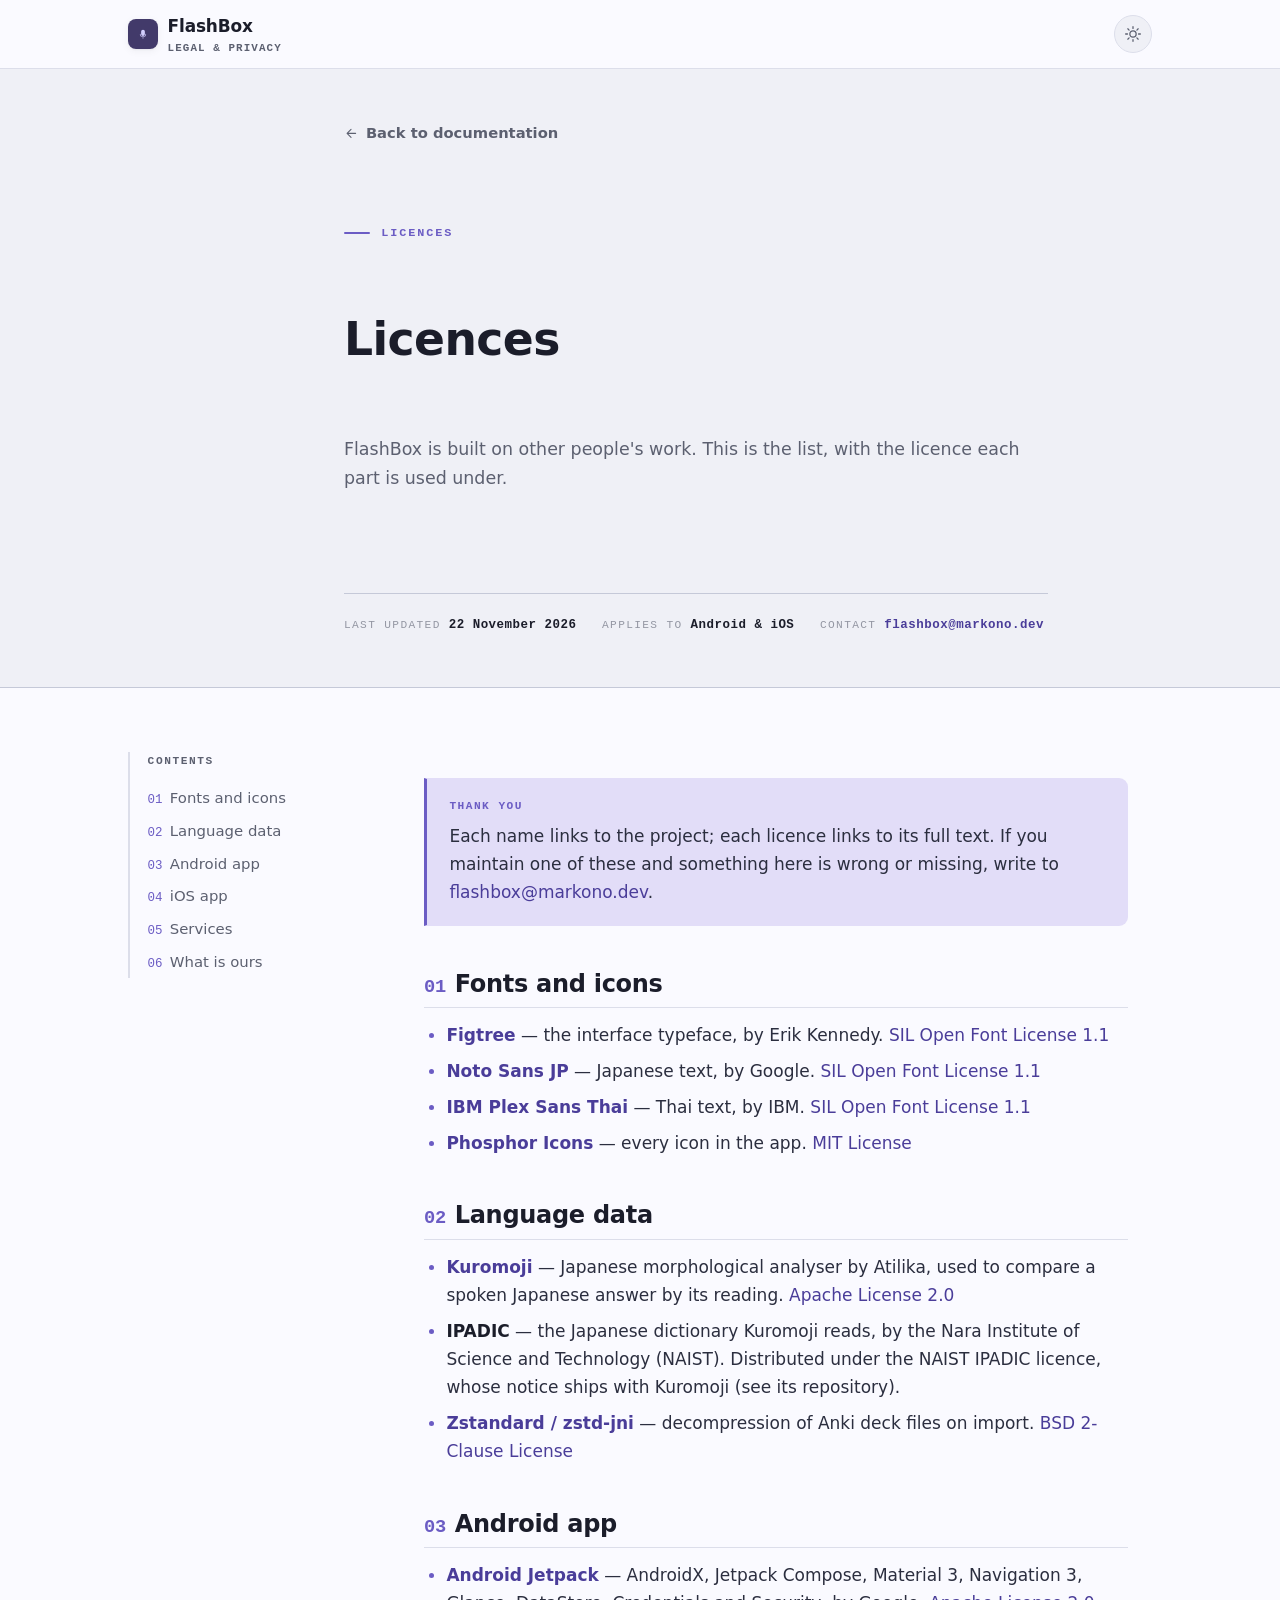
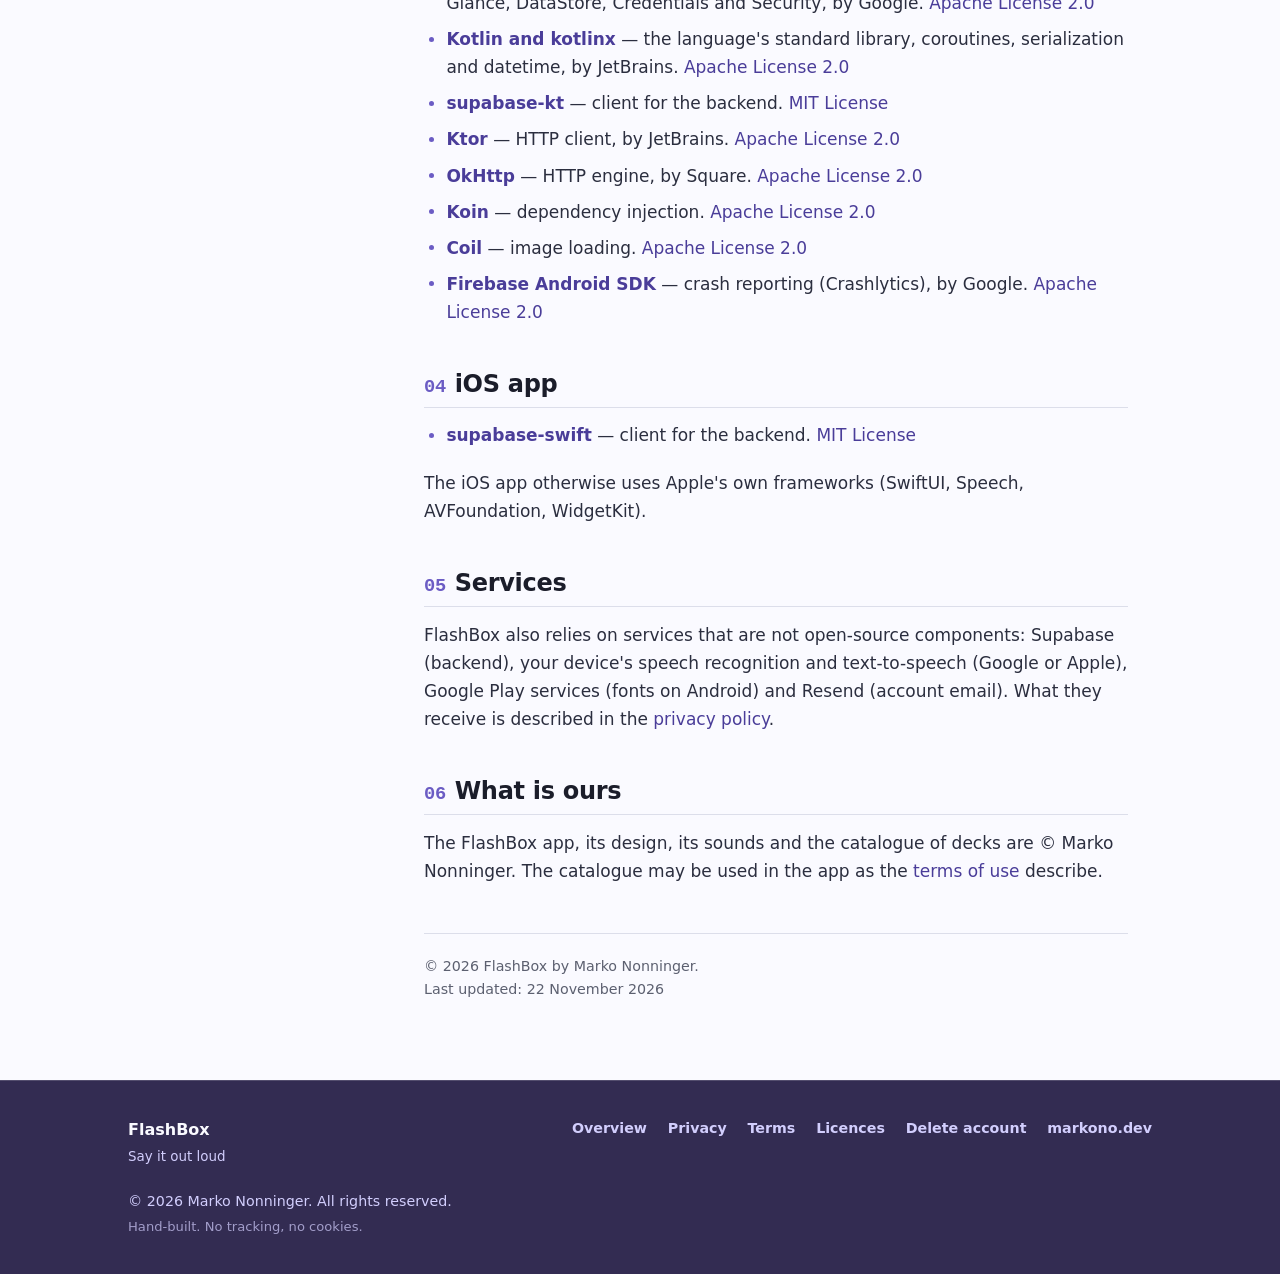
<file: licenses.html>
<!DOCTYPE html>
<html lang="en" data-theme="auto">
<head>
<meta charset="UTF-8">
<meta name="viewport" content="width=device-width, initial-scale=1.0">

<title>Licences — FlashBox</title>
<meta name="description" content="The open-source libraries, fonts and icons FlashBox is built with, and the licences they are used under.">
<meta name="author" content="Marko Nonninger">
<link rel="canonical" href="https://markono-code.github.io/FlashBox-Docs/licenses.html">


<meta property="og:type" content="article">
<meta property="og:url" content="https://markono-code.github.io/FlashBox-Docs/licenses.html">
<meta property="og:title" content="Licences — FlashBox">
<meta property="og:description" content="The open-source libraries, fonts and icons FlashBox is built with, and the licences they are used under.">

<meta name="theme-color" content="#fafaff" media="(prefers-color-scheme: light)">
<meta name="theme-color" content="#161826" media="(prefers-color-scheme: dark)">

<link rel="icon" href="assets/img/favicon.svg" type="image/svg+xml">
<link rel="stylesheet" href="assets/css/docs.css">

<script>
  (function () {
    try {
      var t = localStorage.getItem("markono.theme");
      if (t === "light" || t === "dark" || t === "auto") {
        document.documentElement.setAttribute("data-theme", t);
      }
    } catch (e) { /* private mode — the "auto" default in the markup stands */ }
  })();
</script>
</head>

<body>

<a class="skip-link" href="#main">Skip to content</a>

<header class="site-header">
  <div class="shell site-header__inner">

    <a class="brand" href="./" aria-label="FlashBox documentation — home">
      <img class="brand__logo" src="assets/img/flashbox-icon.svg" alt="" width="30" height="30">
      <span>
        <span class="brand__text">FlashBox</span>
        <span class="brand__sub">Legal &amp; Privacy</span>
      </span>
    </a>

    <div class="header-tools">

      <button type="button" class="icon-btn" id="themeToggle"
              aria-label="Colour theme: automatic" title="Colour theme: automatic">
        <svg class="icon icon--sun" viewBox="0 0 24 24" aria-hidden="true" focusable="false">
          <circle cx="12" cy="12" r="4.2"/>
          <path d="M12 2.2v2.4M12 19.4v2.4M2.2 12h2.4M19.4 12h2.4M5.1 5.1l1.7 1.7M17.2 17.2l1.7 1.7M18.9 5.1l-1.7 1.7M6.8 17.2l-1.7 1.7"/>
        </svg>
        <svg class="icon icon--moon" viewBox="0 0 24 24" aria-hidden="true" focusable="false">
          <path d="M20.5 14.8A8.6 8.6 0 0 1 9.2 3.5a8.6 8.6 0 1 0 11.3 11.3z"/>
        </svg>
      </button>
    </div>

  </div>
</header>

<main id="main">

  <section class="doc-hero doc-hero--doc">
    <div class="shell doc-hero__inner">
      <a class="backlink" href="./">
        <svg class="icon" viewBox="0 0 24 24" aria-hidden="true" focusable="false">
          <path d="M19 12H6M11.5 5.5 5 12l6.5 6.5"/>
        </svg>
        Back to documentation
      </a>

      <p class="kicker kicker--onDark">Licences</p>
      <h1>Licences</h1>
      <p class="doc-hero__lead">
        FlashBox is built on other people's work. This is the list, with the licence each part is used under.
      </p>

      <div class="doc-meta">
        <span class="doc-meta__item">
          <span class="doc-meta__key">Last updated</span>
          <span class="doc-meta__val"><time datetime="2026-11-22">22 November 2026</time></span>
        </span>
        <span class="doc-meta__item">
          <span class="doc-meta__key">Applies to</span>
          <span class="doc-meta__val">Android &amp; iOS</span>
        </span>
        <span class="doc-meta__item">
          <span class="doc-meta__key">Contact</span>
          <span class="doc-meta__val"><a href="mailto:flashbox@markono.dev">flashbox@markono.dev</a></span>
        </span>
      </div>
    </div>
  </section>

  <div class="shell doc-layout">

    <aside class="toc" aria-labelledby="toc-title">
      <p class="toc__title" id="toc-title">Contents</p>
      <nav class="toc__list">
        <a class="toc__link" href="#fonts"><span class="toc__num">01</span>Fonts and icons</a>
        <a class="toc__link" href="#language"><span class="toc__num">02</span>Language data</a>
        <a class="toc__link" href="#android"><span class="toc__num">03</span>Android app</a>
        <a class="toc__link" href="#ios"><span class="toc__num">04</span>iOS app</a>
        <a class="toc__link" href="#services"><span class="toc__num">05</span>Services</a>
        <a class="toc__link" href="#ours"><span class="toc__num">06</span>What is ours</a>
      </nav>
    </aside>

    <article class="legal">

      <div class="callout">
        <span class="callout__label">Thank you</span>
        <p>
          Each name links to the project; each licence links to its full text. If you maintain one of these and something here is wrong or missing, write to <a href="mailto:flashbox@markono.dev">flashbox@markono.dev</a>.
        </p>
      </div>

      <h2 id="fonts"><span class="legal__num">01</span>Fonts and icons</h2>
      <ul>
        <li><strong><a href="https://fonts.google.com/specimen/Figtree" rel="noopener">Figtree</a></strong> — the interface typeface, by Erik Kennedy. <a href="https://openfontlicense.org/" rel="noopener">SIL Open Font License 1.1</a></li>
        <li><strong><a href="https://fonts.google.com/noto/specimen/Noto+Sans+JP" rel="noopener">Noto Sans JP</a></strong> — Japanese text, by Google. <a href="https://openfontlicense.org/" rel="noopener">SIL Open Font License 1.1</a></li>
        <li><strong><a href="https://fonts.google.com/specimen/IBM+Plex+Sans+Thai" rel="noopener">IBM Plex Sans Thai</a></strong> — Thai text, by IBM. <a href="https://openfontlicense.org/" rel="noopener">SIL Open Font License 1.1</a></li>
        <li><strong><a href="https://phosphoricons.com/" rel="noopener">Phosphor Icons</a></strong> — every icon in the app. <a href="https://opensource.org/license/mit" rel="noopener">MIT License</a></li>
      </ul>

      <h2 id="language"><span class="legal__num">02</span>Language data</h2>
      <ul>
        <li><strong><a href="https://github.com/atilika/kuromoji" rel="noopener">Kuromoji</a></strong> — Japanese morphological analyser by Atilika, used to compare a spoken Japanese answer by its reading. <a href="https://www.apache.org/licenses/LICENSE-2.0" rel="noopener">Apache License 2.0</a></li>
        <li><strong>IPADIC</strong> — the Japanese dictionary Kuromoji reads, by the Nara Institute of Science and Technology (NAIST). Distributed under the NAIST IPADIC licence, whose notice ships with Kuromoji (see its repository).</li>
        <li><strong><a href="https://github.com/luben/zstd-jni" rel="noopener">Zstandard / zstd-jni</a></strong> — decompression of Anki deck files on import. <a href="https://opensource.org/license/bsd-2-clause" rel="noopener">BSD 2-Clause License</a></li>
      </ul>

      <h2 id="android"><span class="legal__num">03</span>Android app</h2>
      <ul>
        <li><strong><a href="https://developer.android.com/jetpack" rel="noopener">Android Jetpack</a></strong> — AndroidX, Jetpack Compose, Material 3, Navigation 3, Glance, DataStore, Credentials and Security, by Google. <a href="https://www.apache.org/licenses/LICENSE-2.0" rel="noopener">Apache License 2.0</a></li>
        <li><strong><a href="https://github.com/Kotlin" rel="noopener">Kotlin and kotlinx</a></strong> — the language's standard library, coroutines, serialization and datetime, by JetBrains. <a href="https://www.apache.org/licenses/LICENSE-2.0" rel="noopener">Apache License 2.0</a></li>
        <li><strong><a href="https://github.com/supabase-community/supabase-kt" rel="noopener">supabase-kt</a></strong> — client for the backend. <a href="https://opensource.org/license/mit" rel="noopener">MIT License</a></li>
        <li><strong><a href="https://ktor.io/" rel="noopener">Ktor</a></strong> — HTTP client, by JetBrains. <a href="https://www.apache.org/licenses/LICENSE-2.0" rel="noopener">Apache License 2.0</a></li>
        <li><strong><a href="https://square.github.io/okhttp/" rel="noopener">OkHttp</a></strong> — HTTP engine, by Square. <a href="https://www.apache.org/licenses/LICENSE-2.0" rel="noopener">Apache License 2.0</a></li>
        <li><strong><a href="https://insert-koin.io/" rel="noopener">Koin</a></strong> — dependency injection. <a href="https://www.apache.org/licenses/LICENSE-2.0" rel="noopener">Apache License 2.0</a></li>
        <li><strong><a href="https://coil-kt.github.io/coil/" rel="noopener">Coil</a></strong> — image loading. <a href="https://www.apache.org/licenses/LICENSE-2.0" rel="noopener">Apache License 2.0</a></li>
        <li><strong><a href="https://github.com/firebase/firebase-android-sdk" rel="noopener">Firebase Android SDK</a></strong> — crash reporting (Crashlytics), by Google. <a href="https://www.apache.org/licenses/LICENSE-2.0" rel="noopener">Apache License 2.0</a></li>
      </ul>

      <h2 id="ios"><span class="legal__num">04</span>iOS app</h2>
      <ul>
        <li><strong><a href="https://github.com/supabase/supabase-swift" rel="noopener">supabase-swift</a></strong> — client for the backend. <a href="https://opensource.org/license/mit" rel="noopener">MIT License</a></li>
      </ul>
      <p>The iOS app otherwise uses Apple's own frameworks (SwiftUI, Speech, AVFoundation, WidgetKit).</p>

      <h2 id="services"><span class="legal__num">05</span>Services</h2>
      <p>
        FlashBox also relies on services that are not open-source components:
        Supabase (backend), your device's speech recognition and text-to-speech
        (Google or Apple), Google Play services (fonts on Android) and Resend
        (account email). What they receive is described in the
        <a href="privacy-policy.html">privacy policy</a>.
      </p>

      <h2 id="ours"><span class="legal__num">06</span>What is ours</h2>
      <p>
        The FlashBox app, its design, its sounds and the catalogue of decks are
        &copy; Marko Nonninger. The catalogue may be used in the app as the
        <a href="terms.html">terms of use</a> describe.
      </p>

      <p class="legal__foot">
        &copy; 2026 FlashBox by Marko Nonninger.<br>
        Last updated: <time datetime="2026-11-22">22 November 2026</time>
      </p>

    </article>
  </div>

</main>

<footer class="site-footer">
  <div class="shell site-footer__inner">
    <div class="site-footer__brand">
      <span class="brand__text">FlashBox</span>
      <span class="site-footer__tagline">Say it out loud</span>
    </div>

    <nav class="site-footer__links" aria-label="Documents">
      <a href="./">Overview</a>
      <a href="privacy-policy.html">Privacy</a>
      <a href="terms.html">Terms</a>
      <a href="licenses.html">Licences</a>
      <a href="delete-account/">Delete account</a>
      <a href="https://markono.dev/" rel="noopener">markono.dev</a>
    </nav>

    <div class="site-footer__meta">
      <span>&copy; <span id="year">2026</span> Marko Nonninger. All rights reserved.</span>
      <span class="site-footer__built">Hand-built. No tracking, no cookies.</span>
    </div>
  </div>
</footer>

<script src="assets/js/docs.js"></script>
</body>
</html>
</file>
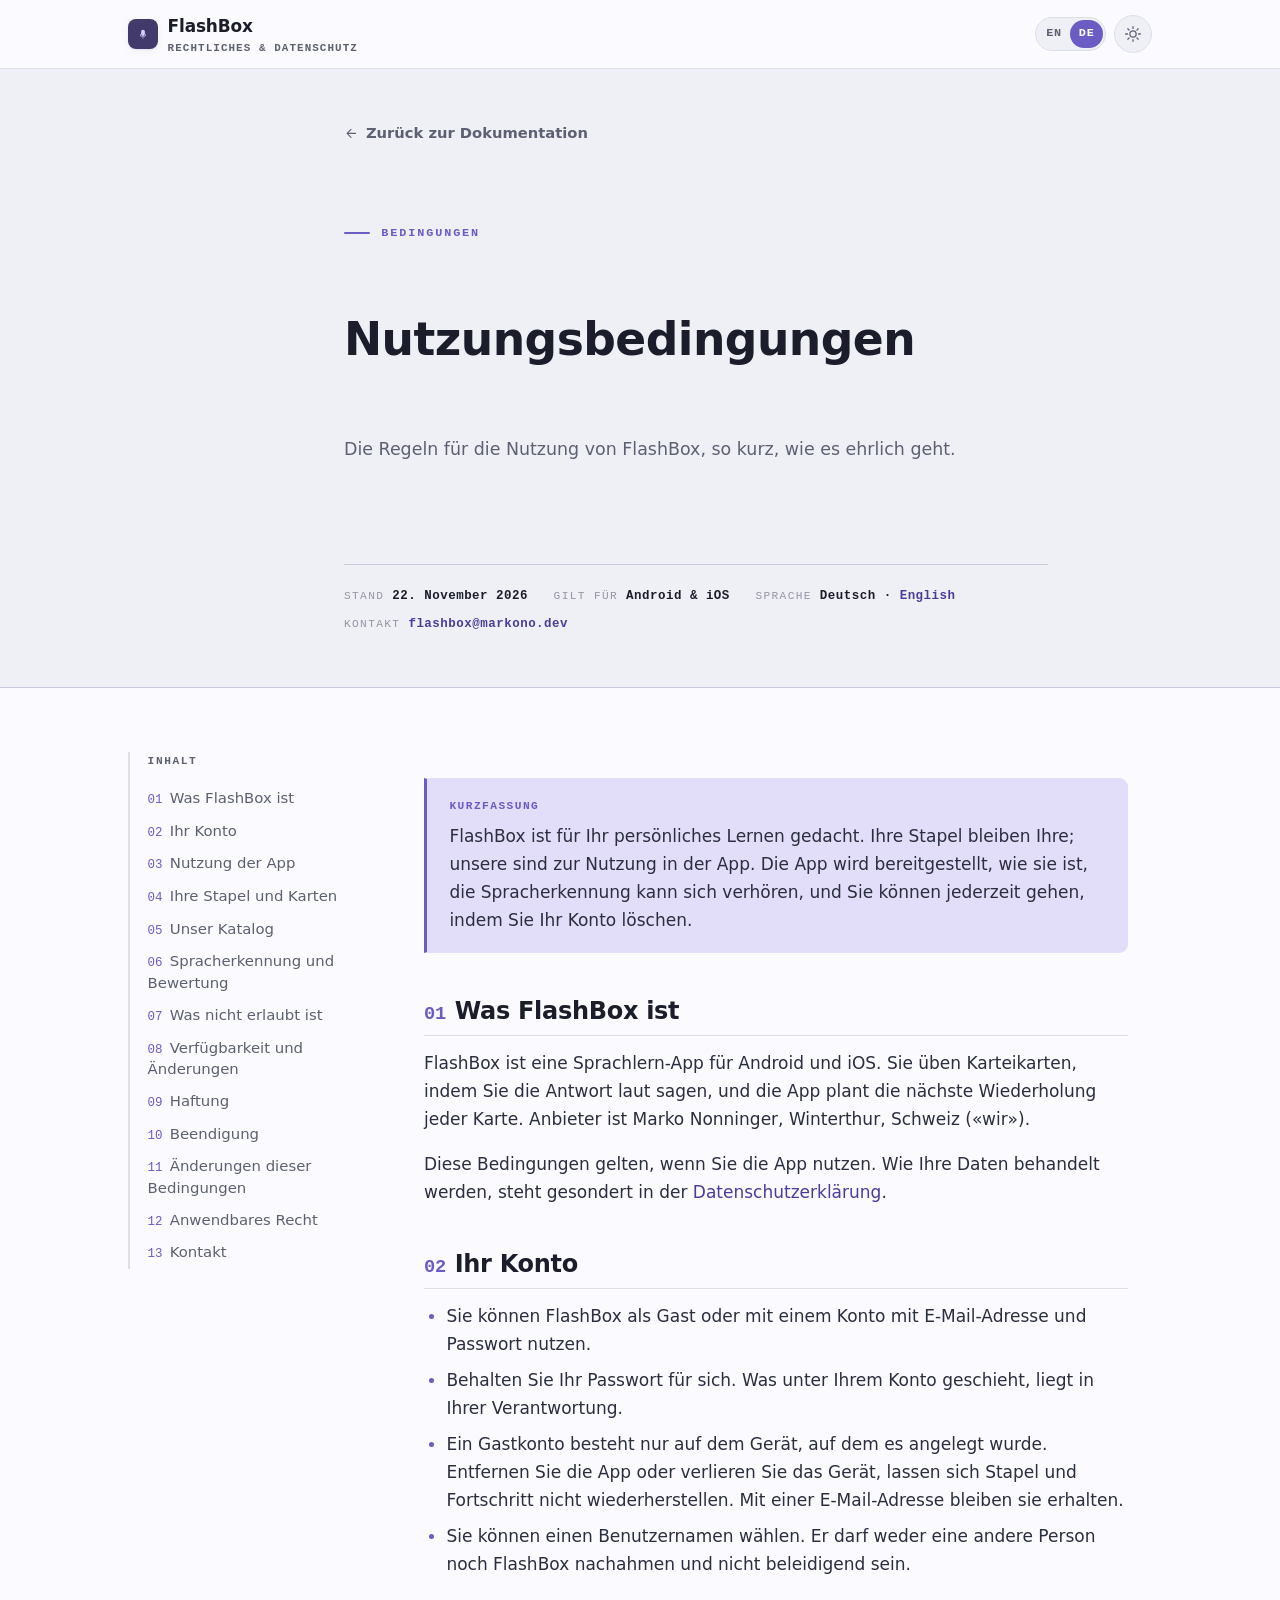
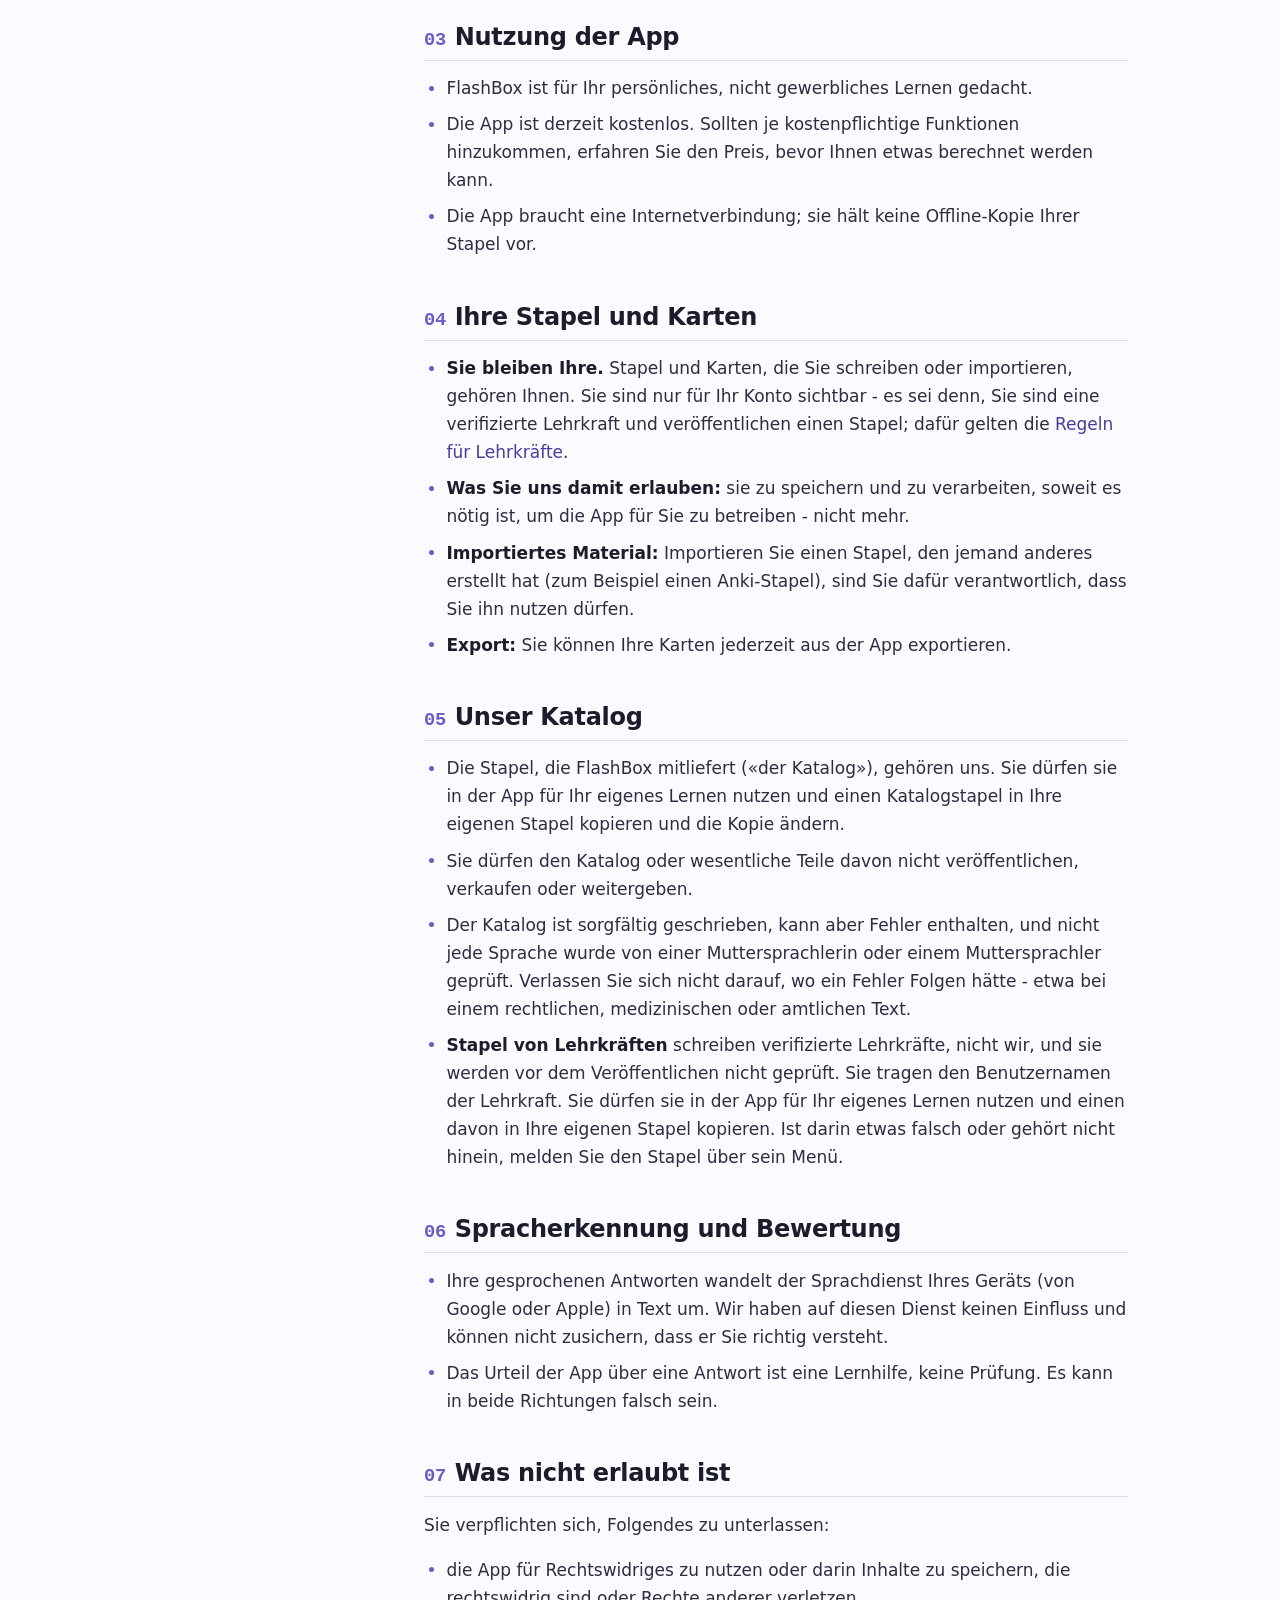
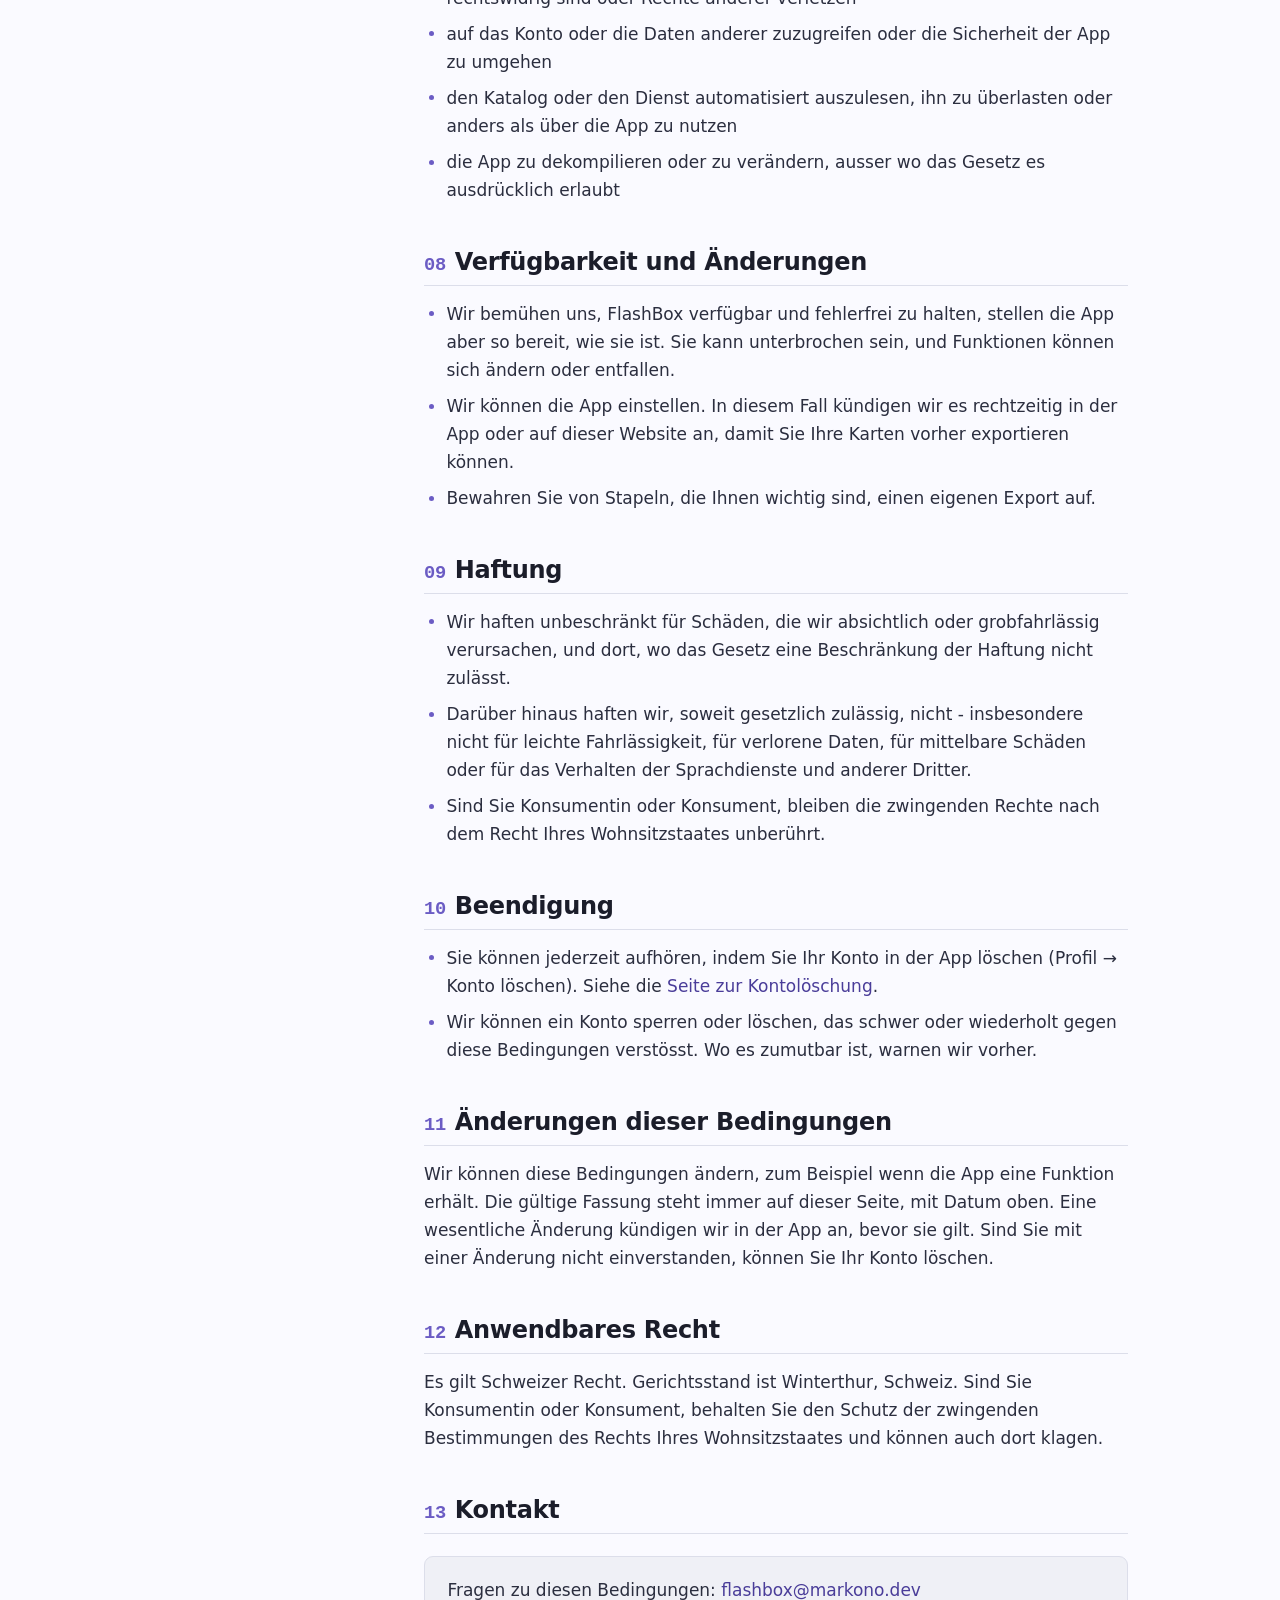
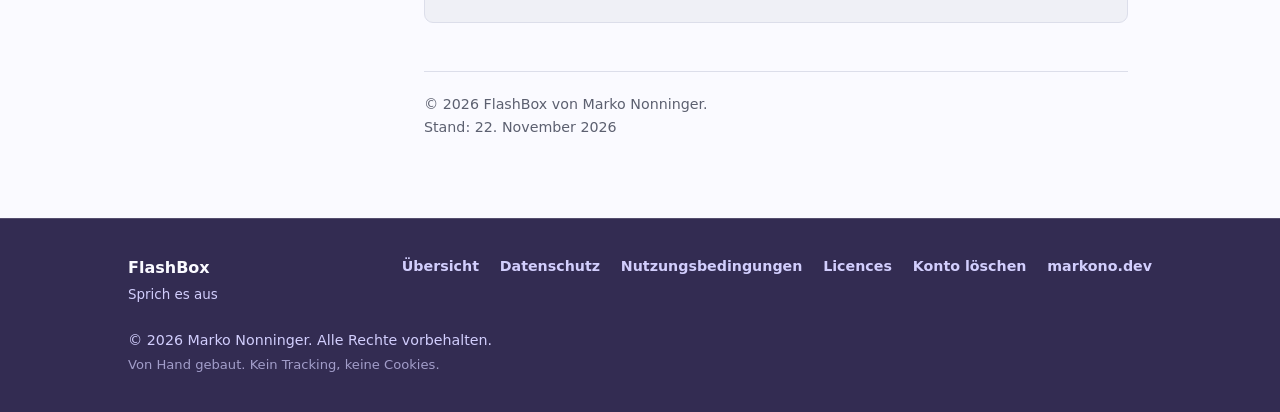
<file: nutzungsbedingungen.html>
<!DOCTYPE html>
<html lang="de" data-theme="auto">
<head>
<meta charset="UTF-8">
<meta name="viewport" content="width=device-width, initial-scale=1.0">

<title>Nutzungsbedingungen — FlashBox</title>
<meta name="description" content="Nutzungsbedingungen für FlashBox, die App für gesprochene Karteikarten: Ihr Konto, Ihre Inhalte, der Katalog, Haftung und anwendbares Recht.">
<meta name="author" content="Marko Nonninger">
<link rel="canonical" href="https://markono-code.github.io/FlashBox-Docs/nutzungsbedingungen.html">
<link rel="alternate" hreflang="en" href="https://markono-code.github.io/FlashBox-Docs/terms.html">
<link rel="alternate" hreflang="de" href="https://markono-code.github.io/FlashBox-Docs/nutzungsbedingungen.html">

<meta property="og:type" content="article">
<meta property="og:url" content="https://markono-code.github.io/FlashBox-Docs/nutzungsbedingungen.html">
<meta property="og:title" content="Nutzungsbedingungen — FlashBox">
<meta property="og:description" content="Nutzungsbedingungen für FlashBox, die App für gesprochene Karteikarten: Ihr Konto, Ihre Inhalte, der Katalog, Haftung und anwendbares Recht.">

<meta name="theme-color" content="#fafaff" media="(prefers-color-scheme: light)">
<meta name="theme-color" content="#161826" media="(prefers-color-scheme: dark)">

<link rel="icon" href="assets/img/favicon.svg" type="image/svg+xml">
<link rel="stylesheet" href="assets/css/docs.css">

<script>
  (function () {
    try {
      var t = localStorage.getItem("markono.theme");
      if (t === "light" || t === "dark" || t === "auto") {
        document.documentElement.setAttribute("data-theme", t);
      }
    } catch (e) { /* private mode — the "auto" default in the markup stands */ }
  })();
</script>
</head>

<body>

<a class="skip-link" href="#main">Zum Inhalt springen</a>

<header class="site-header">
  <div class="shell site-header__inner">

    <a class="brand" href="./" aria-label="FlashBox Dokumentation — Startseite">
      <img class="brand__logo" src="assets/img/flashbox-icon.svg" alt="" width="30" height="30">
      <span>
        <span class="brand__text">FlashBox</span>
        <span class="brand__sub">Rechtliches &amp; Datenschutz</span>
      </span>
    </a>

    <div class="header-tools">
      <div class="lang-switch" role="group" aria-label="Language">
        <a class="lang-switch__btn" href="terms.html" hreflang="en">EN</a>
        <a class="lang-switch__btn" href="nutzungsbedingungen.html" hreflang="de" aria-current="true">DE</a>
      </div>

      <button type="button" class="icon-btn" id="themeToggle"
              aria-label="Farbschema: automatisch" title="Farbschema: automatisch">
        <svg class="icon icon--sun" viewBox="0 0 24 24" aria-hidden="true" focusable="false">
          <circle cx="12" cy="12" r="4.2"/>
          <path d="M12 2.2v2.4M12 19.4v2.4M2.2 12h2.4M19.4 12h2.4M5.1 5.1l1.7 1.7M17.2 17.2l1.7 1.7M18.9 5.1l-1.7 1.7M6.8 17.2l-1.7 1.7"/>
        </svg>
        <svg class="icon icon--moon" viewBox="0 0 24 24" aria-hidden="true" focusable="false">
          <path d="M20.5 14.8A8.6 8.6 0 0 1 9.2 3.5a8.6 8.6 0 1 0 11.3 11.3z"/>
        </svg>
      </button>
    </div>

  </div>
</header>

<main id="main">

  <section class="doc-hero doc-hero--doc">
    <div class="shell doc-hero__inner">
      <a class="backlink" href="./">
        <svg class="icon" viewBox="0 0 24 24" aria-hidden="true" focusable="false">
          <path d="M19 12H6M11.5 5.5 5 12l6.5 6.5"/>
        </svg>
        Zurück zur Dokumentation
      </a>

      <p class="kicker kicker--onDark">Bedingungen</p>
      <h1>Nutzungsbedingungen</h1>
      <p class="doc-hero__lead">
        Die Regeln für die Nutzung von FlashBox, so kurz, wie es ehrlich geht.
      </p>

      <div class="doc-meta">
        <span class="doc-meta__item">
          <span class="doc-meta__key">Stand</span>
          <span class="doc-meta__val"><time datetime="2026-11-22">22. November 2026</time></span>
        </span>
        <span class="doc-meta__item">
          <span class="doc-meta__key">Gilt für</span>
          <span class="doc-meta__val">Android &amp; iOS</span>
        </span>
        <span class="doc-meta__item">
          <span class="doc-meta__key">Sprache</span>
          <span class="doc-meta__val">Deutsch · <a href="terms.html" hreflang="en">English</a></span>
        </span>
        <span class="doc-meta__item">
          <span class="doc-meta__key">Kontakt</span>
          <span class="doc-meta__val"><a href="mailto:flashbox@markono.dev">flashbox@markono.dev</a></span>
        </span>
      </div>
    </div>
  </section>

  <div class="shell doc-layout">

    <aside class="toc" aria-labelledby="toc-title">
      <p class="toc__title" id="toc-title">Inhalt</p>
      <nav class="toc__list">
        <a class="toc__link" href="#about"><span class="toc__num">01</span>Was FlashBox ist</a>
        <a class="toc__link" href="#account"><span class="toc__num">02</span>Ihr Konto</a>
        <a class="toc__link" href="#use"><span class="toc__num">03</span>Nutzung der App</a>
        <a class="toc__link" href="#content"><span class="toc__num">04</span>Ihre Stapel und Karten</a>
        <a class="toc__link" href="#catalogue"><span class="toc__num">05</span>Unser Katalog</a>
        <a class="toc__link" href="#speech"><span class="toc__num">06</span>Spracherkennung und Bewertung</a>
        <a class="toc__link" href="#rules"><span class="toc__num">07</span>Was nicht erlaubt ist</a>
        <a class="toc__link" href="#availability"><span class="toc__num">08</span>Verfügbarkeit und Änderungen</a>
        <a class="toc__link" href="#liability"><span class="toc__num">09</span>Haftung</a>
        <a class="toc__link" href="#ending"><span class="toc__num">10</span>Beendigung</a>
        <a class="toc__link" href="#changes"><span class="toc__num">11</span>Änderungen dieser Bedingungen</a>
        <a class="toc__link" href="#law"><span class="toc__num">12</span>Anwendbares Recht</a>
        <a class="toc__link" href="#contact"><span class="toc__num">13</span>Kontakt</a>
      </nav>
    </aside>

    <article class="legal">

      <div class="callout">
        <span class="callout__label">Kurzfassung</span>
        <p>
          FlashBox ist für Ihr persönliches Lernen gedacht. Ihre Stapel bleiben Ihre; unsere sind zur Nutzung in der App. Die App wird bereitgestellt, wie sie ist, die Spracherkennung kann sich verhören, und Sie können jederzeit gehen, indem Sie Ihr Konto löschen.
        </p>
      </div>

      <h2 id="about"><span class="legal__num">01</span>Was FlashBox ist</h2>
      <p>
        FlashBox ist eine Sprachlern-App für Android und iOS. Sie üben
        Karteikarten, indem Sie die Antwort laut sagen, und die App plant die
        nächste Wiederholung jeder Karte. Anbieter ist Marko Nonninger,
        Winterthur, Schweiz («wir»).
      </p>
      <p>
        Diese Bedingungen gelten, wenn Sie die App nutzen. Wie Ihre Daten
        behandelt werden, steht gesondert in der
        <a href="datenschutzerklaerung.html">Datenschutzerklärung</a>.
      </p>

      <h2 id="account"><span class="legal__num">02</span>Ihr Konto</h2>
      <ul>
        <li>Sie können FlashBox als Gast oder mit einem Konto mit E-Mail-Adresse und Passwort nutzen.</li>
        <li>Behalten Sie Ihr Passwort für sich. Was unter Ihrem Konto geschieht, liegt in Ihrer Verantwortung.</li>
        <li>Ein Gastkonto besteht nur auf dem Gerät, auf dem es angelegt wurde. Entfernen Sie die App oder verlieren Sie das Gerät, lassen sich Stapel und Fortschritt nicht wiederherstellen. Mit einer E-Mail-Adresse bleiben sie erhalten.</li>
        <li>Sie können einen Benutzernamen wählen. Er darf weder eine andere Person noch FlashBox nachahmen und nicht beleidigend sein.</li>
      </ul>

      <h2 id="use"><span class="legal__num">03</span>Nutzung der App</h2>
      <ul>
        <li>FlashBox ist für Ihr persönliches, nicht gewerbliches Lernen gedacht.</li>
        <li>Die App ist derzeit kostenlos. Sollten je kostenpflichtige Funktionen hinzukommen, erfahren Sie den Preis, bevor Ihnen etwas berechnet werden kann.</li>
        <li>Die App braucht eine Internetverbindung; sie hält keine Offline-Kopie Ihrer Stapel vor.</li>
      </ul>

      <h2 id="content"><span class="legal__num">04</span>Ihre Stapel und Karten</h2>
      <ul>
        <li><strong>Sie bleiben Ihre.</strong> Stapel und Karten, die Sie schreiben oder importieren, gehören Ihnen. Sie sind nur für Ihr Konto sichtbar - es sei denn, Sie sind eine verifizierte Lehrkraft und veröffentlichen einen Stapel; dafür gelten die <a href="regeln-fuer-lehrkraefte.html">Regeln für Lehrkräfte</a>.</li>
        <li><strong>Was Sie uns damit erlauben:</strong> sie zu speichern und zu verarbeiten, soweit es nötig ist, um die App für Sie zu betreiben - nicht mehr.</li>
        <li><strong>Importiertes Material:</strong> Importieren Sie einen Stapel, den jemand anderes erstellt hat (zum Beispiel einen Anki-Stapel), sind Sie dafür verantwortlich, dass Sie ihn nutzen dürfen.</li>
        <li><strong>Export:</strong> Sie können Ihre Karten jederzeit aus der App exportieren.</li>
      </ul>

      <h2 id="catalogue"><span class="legal__num">05</span>Unser Katalog</h2>
      <ul>
        <li>Die Stapel, die FlashBox mitliefert («der Katalog»), gehören uns. Sie dürfen sie in der App für Ihr eigenes Lernen nutzen und einen Katalogstapel in Ihre eigenen Stapel kopieren und die Kopie ändern.</li>
        <li>Sie dürfen den Katalog oder wesentliche Teile davon nicht veröffentlichen, verkaufen oder weitergeben.</li>
        <li>Der Katalog ist sorgfältig geschrieben, kann aber Fehler enthalten, und nicht jede Sprache wurde von einer Muttersprachlerin oder einem Muttersprachler geprüft. Verlassen Sie sich nicht darauf, wo ein Fehler Folgen hätte - etwa bei einem rechtlichen, medizinischen oder amtlichen Text.</li>
        <li><strong>Stapel von Lehrkräften</strong> schreiben verifizierte Lehrkräfte, nicht wir, und sie werden vor dem Veröffentlichen nicht geprüft. Sie tragen den Benutzernamen der Lehrkraft. Sie dürfen sie in der App für Ihr eigenes Lernen nutzen und einen davon in Ihre eigenen Stapel kopieren. Ist darin etwas falsch oder gehört nicht hinein, melden Sie den Stapel über sein Menü.</li>
      </ul>

      <h2 id="speech"><span class="legal__num">06</span>Spracherkennung und Bewertung</h2>
      <ul>
        <li>Ihre gesprochenen Antworten wandelt der Sprachdienst Ihres Geräts (von Google oder Apple) in Text um. Wir haben auf diesen Dienst keinen Einfluss und können nicht zusichern, dass er Sie richtig versteht.</li>
        <li>Das Urteil der App über eine Antwort ist eine Lernhilfe, keine Prüfung. Es kann in beide Richtungen falsch sein.</li>
      </ul>

      <h2 id="rules"><span class="legal__num">07</span>Was nicht erlaubt ist</h2>
      <p>Sie verpflichten sich, Folgendes zu unterlassen:</p>
      <ul>
        <li>die App für Rechtswidriges zu nutzen oder darin Inhalte zu speichern, die rechtswidrig sind oder Rechte anderer verletzen</li>
        <li>auf das Konto oder die Daten anderer zuzugreifen oder die Sicherheit der App zu umgehen</li>
        <li>den Katalog oder den Dienst automatisiert auszulesen, ihn zu überlasten oder anders als über die App zu nutzen</li>
        <li>die App zu dekompilieren oder zu verändern, ausser wo das Gesetz es ausdrücklich erlaubt</li>
      </ul>

      <h2 id="availability"><span class="legal__num">08</span>Verfügbarkeit und Änderungen</h2>
      <ul>
        <li>Wir bemühen uns, FlashBox verfügbar und fehlerfrei zu halten, stellen die App aber so bereit, wie sie ist. Sie kann unterbrochen sein, und Funktionen können sich ändern oder entfallen.</li>
        <li>Wir können die App einstellen. In diesem Fall kündigen wir es rechtzeitig in der App oder auf dieser Website an, damit Sie Ihre Karten vorher exportieren können.</li>
        <li>Bewahren Sie von Stapeln, die Ihnen wichtig sind, einen eigenen Export auf.</li>
      </ul>

      <h2 id="liability"><span class="legal__num">09</span>Haftung</h2>
      <ul>
        <li>Wir haften unbeschränkt für Schäden, die wir absichtlich oder grobfahrlässig verursachen, und dort, wo das Gesetz eine Beschränkung der Haftung nicht zulässt.</li>
        <li>Darüber hinaus haften wir, soweit gesetzlich zulässig, nicht - insbesondere nicht für leichte Fahrlässigkeit, für verlorene Daten, für mittelbare Schäden oder für das Verhalten der Sprachdienste und anderer Dritter.</li>
        <li>Sind Sie Konsumentin oder Konsument, bleiben die zwingenden Rechte nach dem Recht Ihres Wohnsitzstaates unberührt.</li>
      </ul>

      <h2 id="ending"><span class="legal__num">10</span>Beendigung</h2>
      <ul>
        <li>Sie können jederzeit aufhören, indem Sie Ihr Konto in der App löschen (Profil &rarr; Konto löschen). Siehe die <a href="delete-account/">Seite zur Kontolöschung</a>.</li>
        <li>Wir können ein Konto sperren oder löschen, das schwer oder wiederholt gegen diese Bedingungen verstösst. Wo es zumutbar ist, warnen wir vorher.</li>
      </ul>

      <h2 id="changes"><span class="legal__num">11</span>Änderungen dieser Bedingungen</h2>
      <p>
        Wir können diese Bedingungen ändern, zum Beispiel wenn die App eine
        Funktion erhält. Die gültige Fassung steht immer auf dieser Seite, mit
        Datum oben. Eine wesentliche Änderung kündigen wir in der App an, bevor
        sie gilt. Sind Sie mit einer Änderung nicht einverstanden, können Sie Ihr
        Konto löschen.
      </p>

      <h2 id="law"><span class="legal__num">12</span>Anwendbares Recht</h2>
      <p>
        Es gilt Schweizer Recht. Gerichtsstand ist Winterthur, Schweiz. Sind Sie
        Konsumentin oder Konsument, behalten Sie den Schutz der zwingenden
        Bestimmungen des Rechts Ihres Wohnsitzstaates und können auch dort klagen.
      </p>

      <h2 id="contact"><span class="legal__num">13</span>Kontakt</h2>
      <div class="panel">
        <p>Fragen zu diesen Bedingungen: <a href="mailto:flashbox@markono.dev">flashbox@markono.dev</a></p>
      </div>

      <p class="legal__foot">
        &copy; 2026 FlashBox von Marko Nonninger.<br>
        Stand: <time datetime="2026-11-22">22. November 2026</time>
      </p>

    </article>
  </div>

</main>

<footer class="site-footer">
  <div class="shell site-footer__inner">
    <div class="site-footer__brand">
      <span class="brand__text">FlashBox</span>
      <span class="site-footer__tagline">Sprich es aus</span>
    </div>

    <nav class="site-footer__links" aria-label="Dokumente">
      <a href="./">Übersicht</a>
      <a href="datenschutzerklaerung.html">Datenschutz</a>
      <a href="nutzungsbedingungen.html">Nutzungsbedingungen</a>
      <a href="licenses.html" lang="en">Licences</a>
      <a href="delete-account/">Konto löschen</a>
      <a href="https://markono.dev/" rel="noopener">markono.dev</a>
    </nav>

    <div class="site-footer__meta">
      <span>&copy; <span id="year">2026</span> Marko Nonninger. Alle Rechte vorbehalten.</span>
      <span class="site-footer__built">Von Hand gebaut. Kein Tracking, keine Cookies.</span>
    </div>
  </div>
</footer>

<script src="assets/js/docs.js"></script>
</body>
</html>
</file>
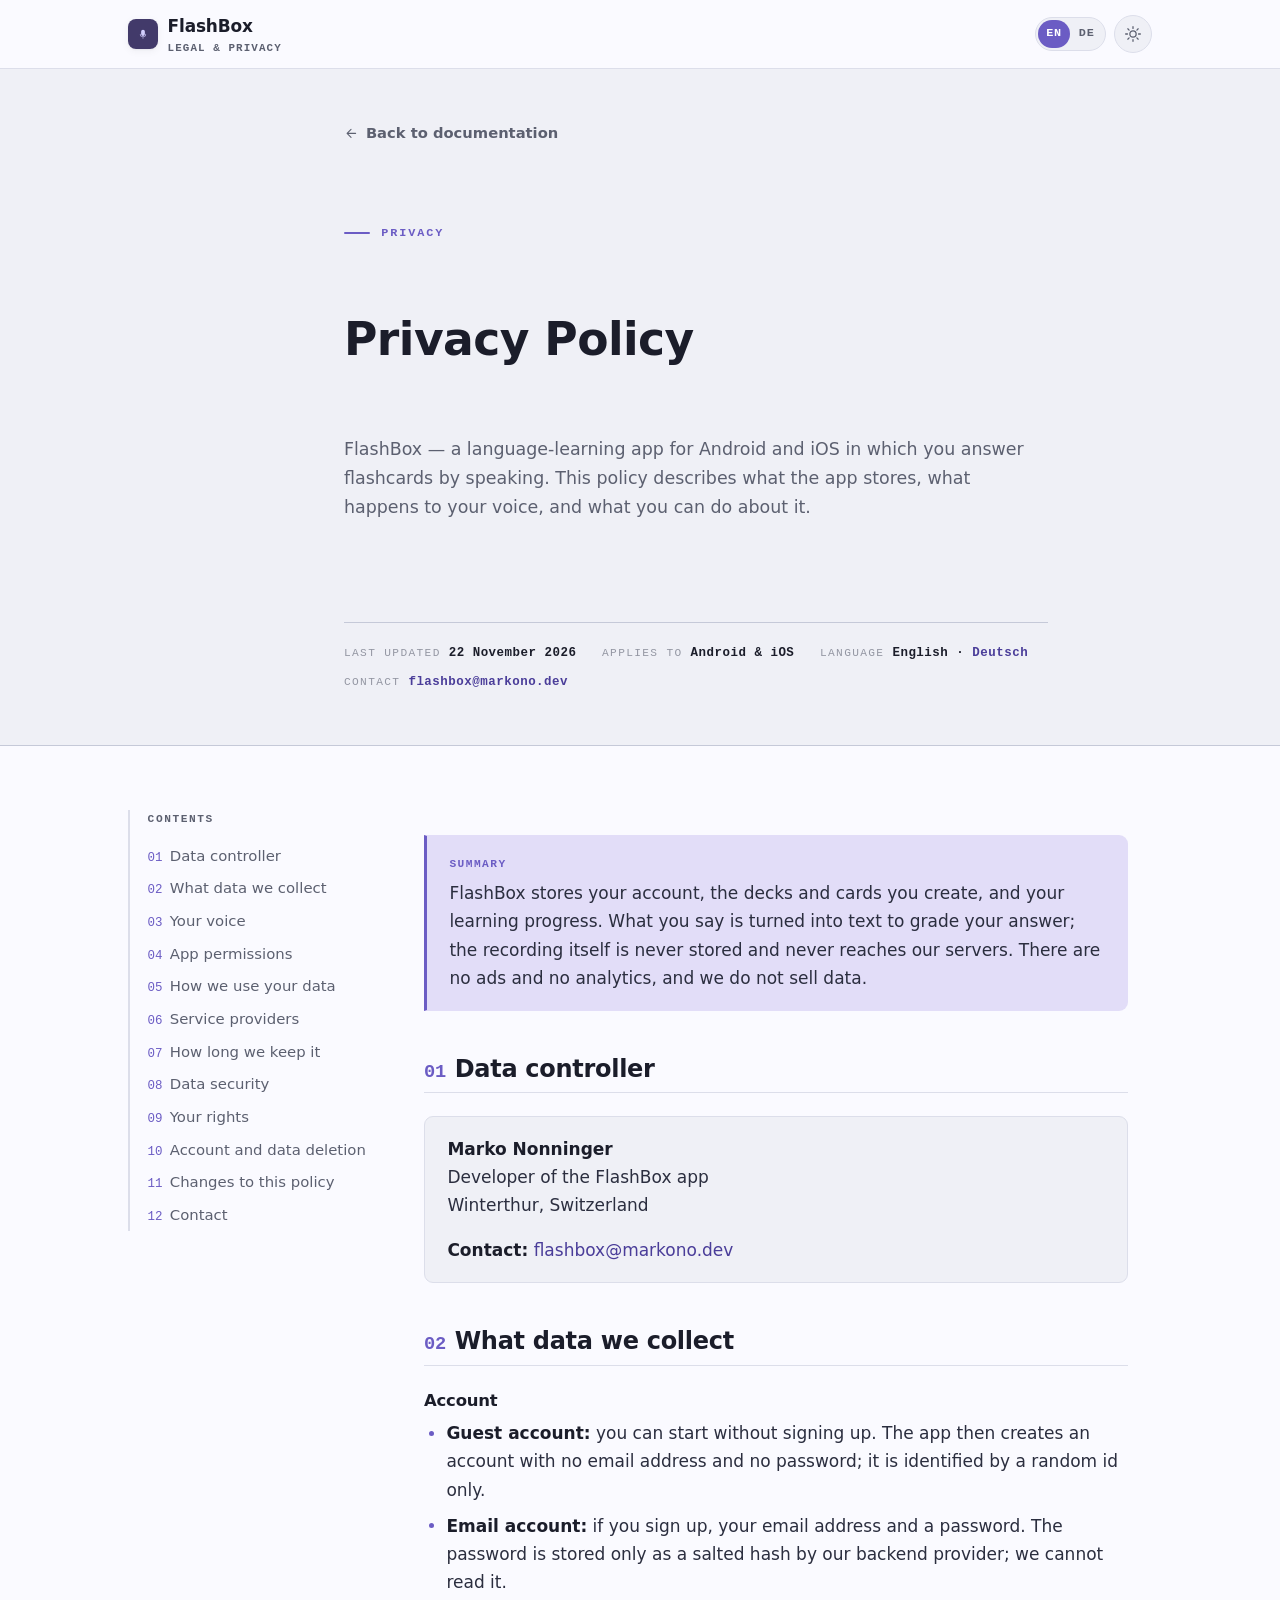
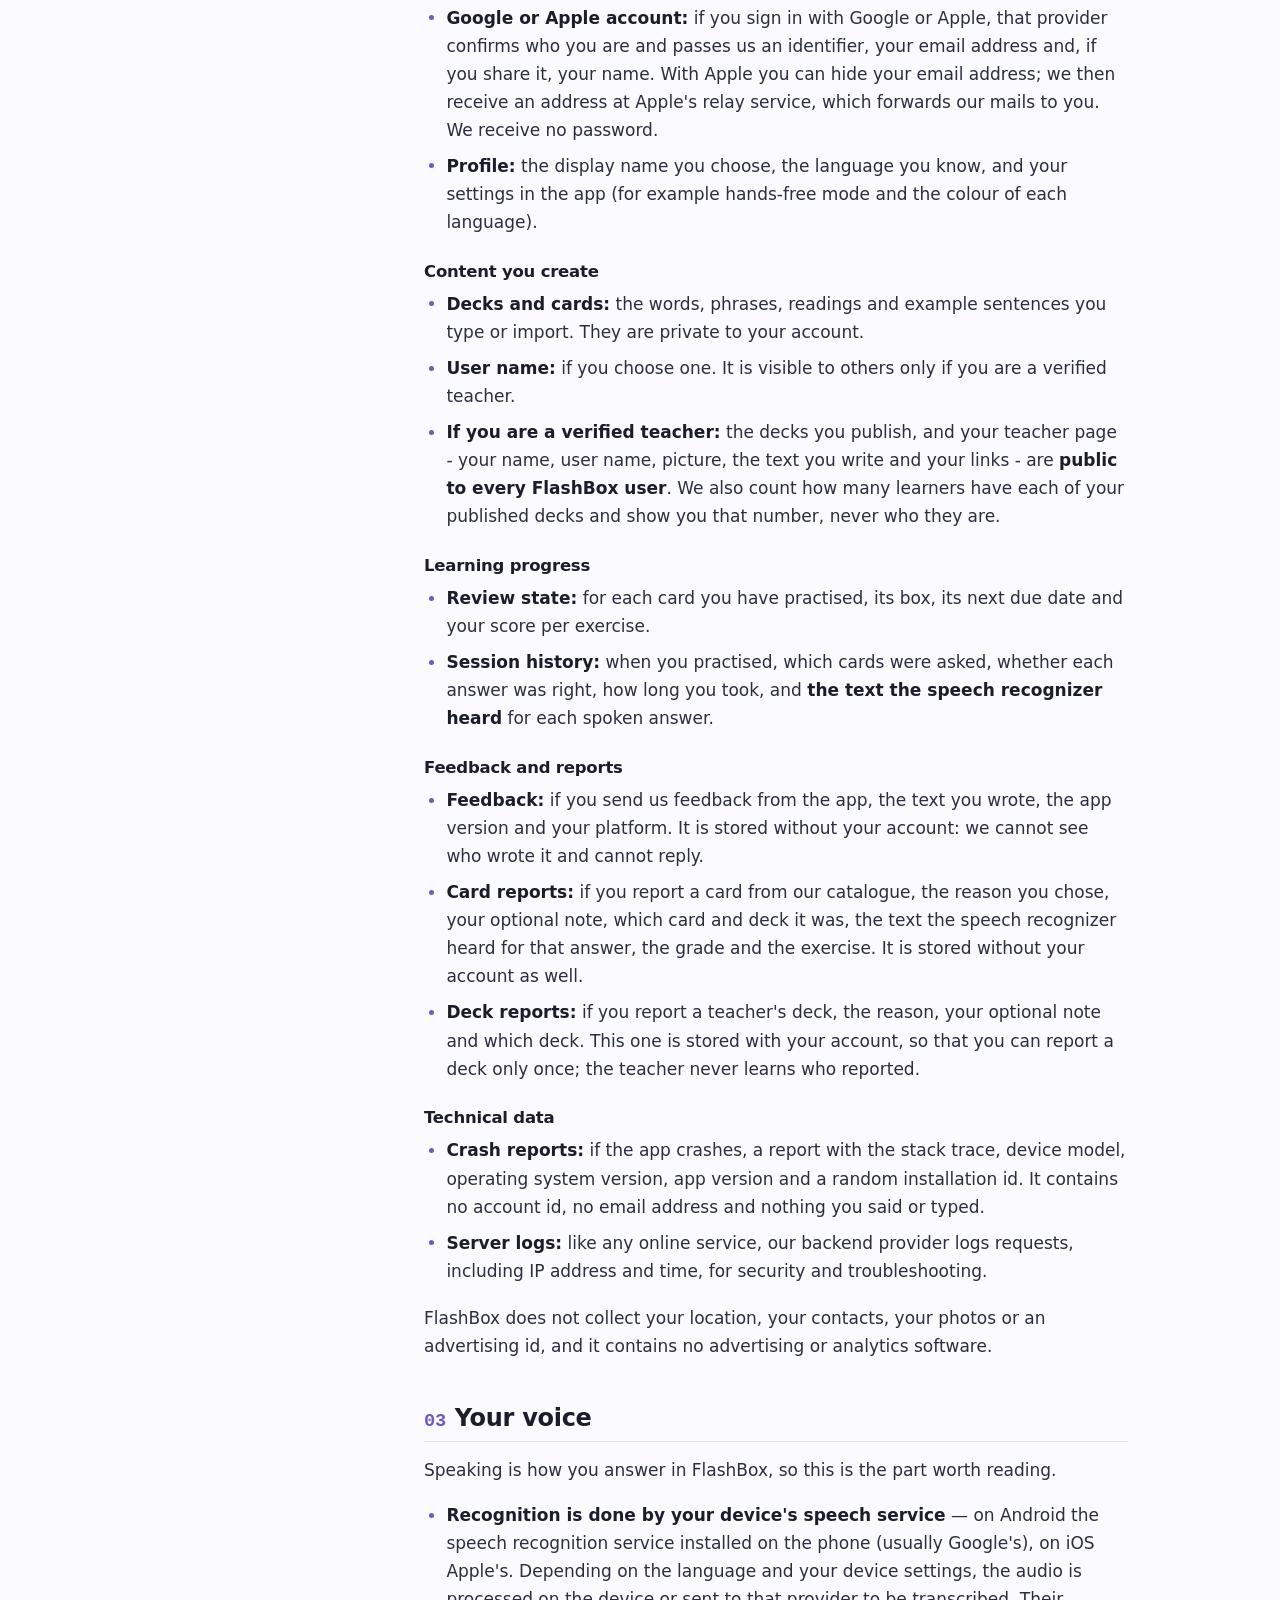
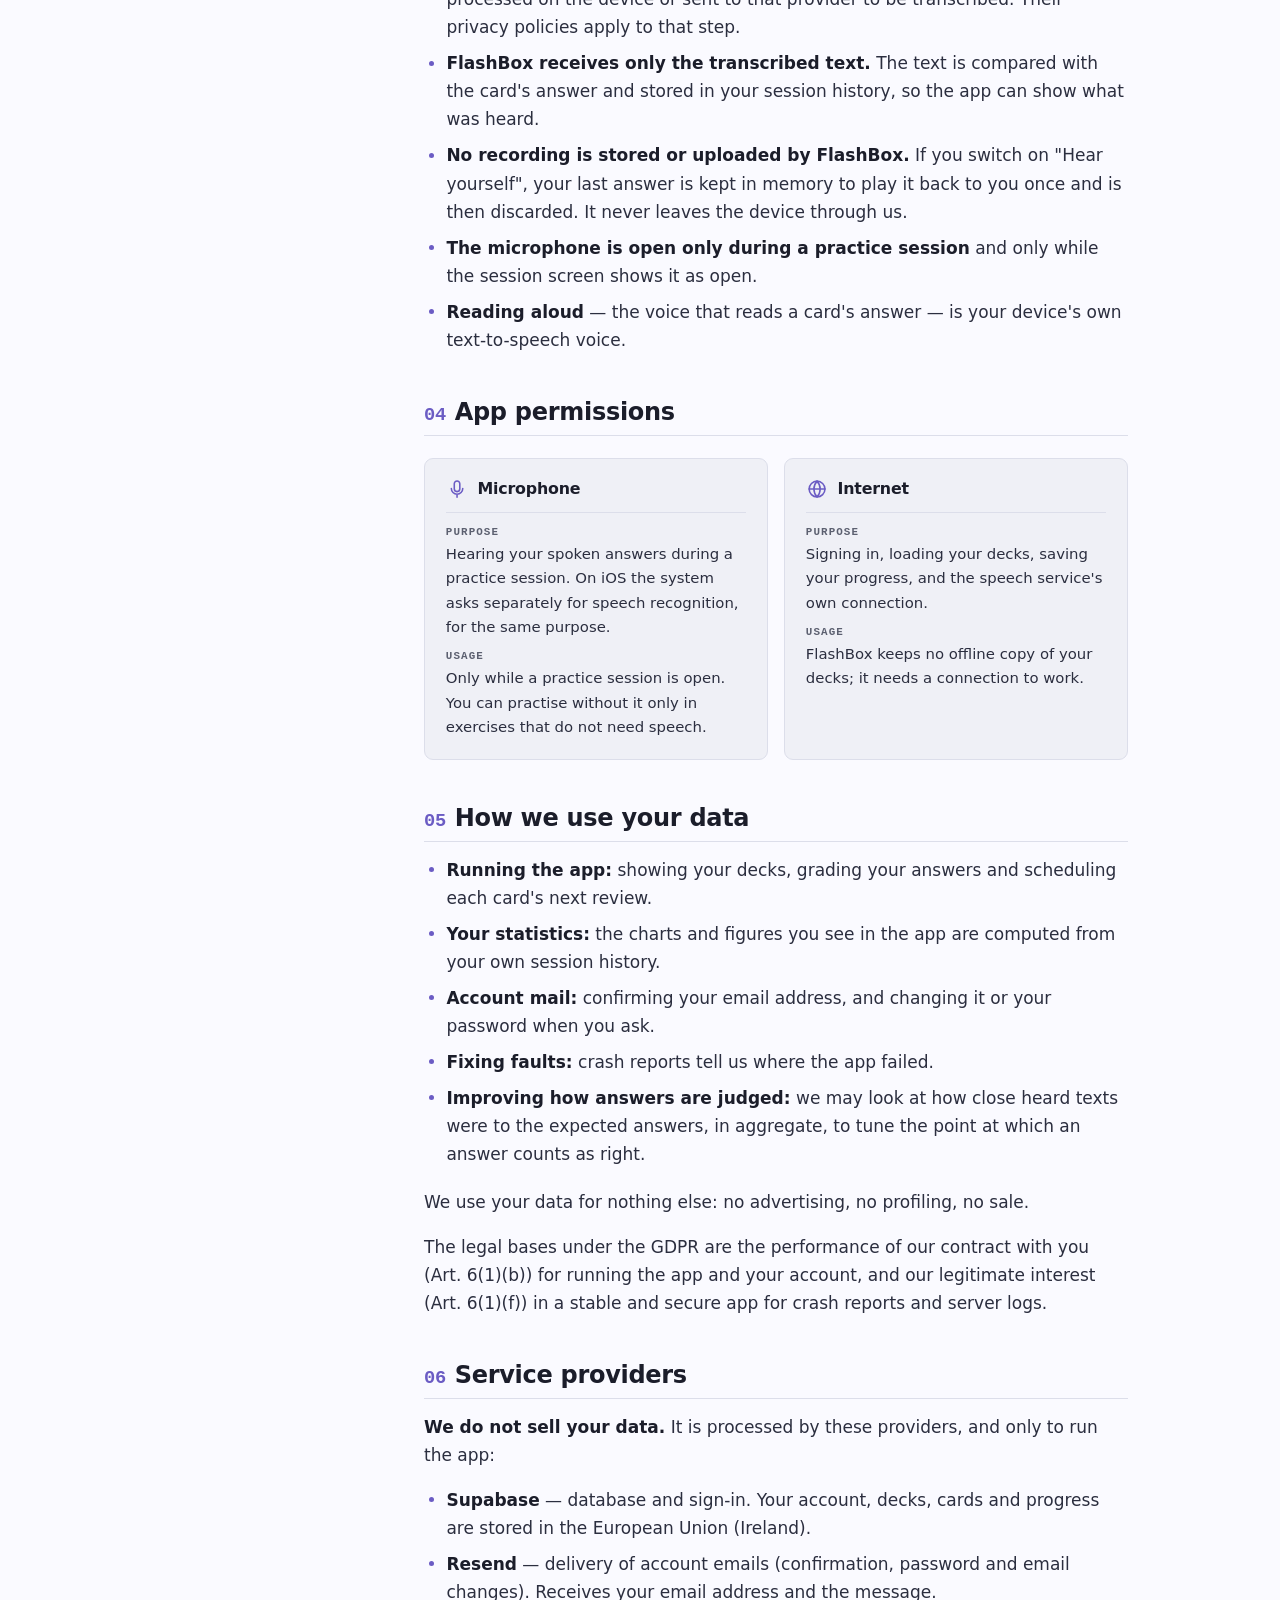
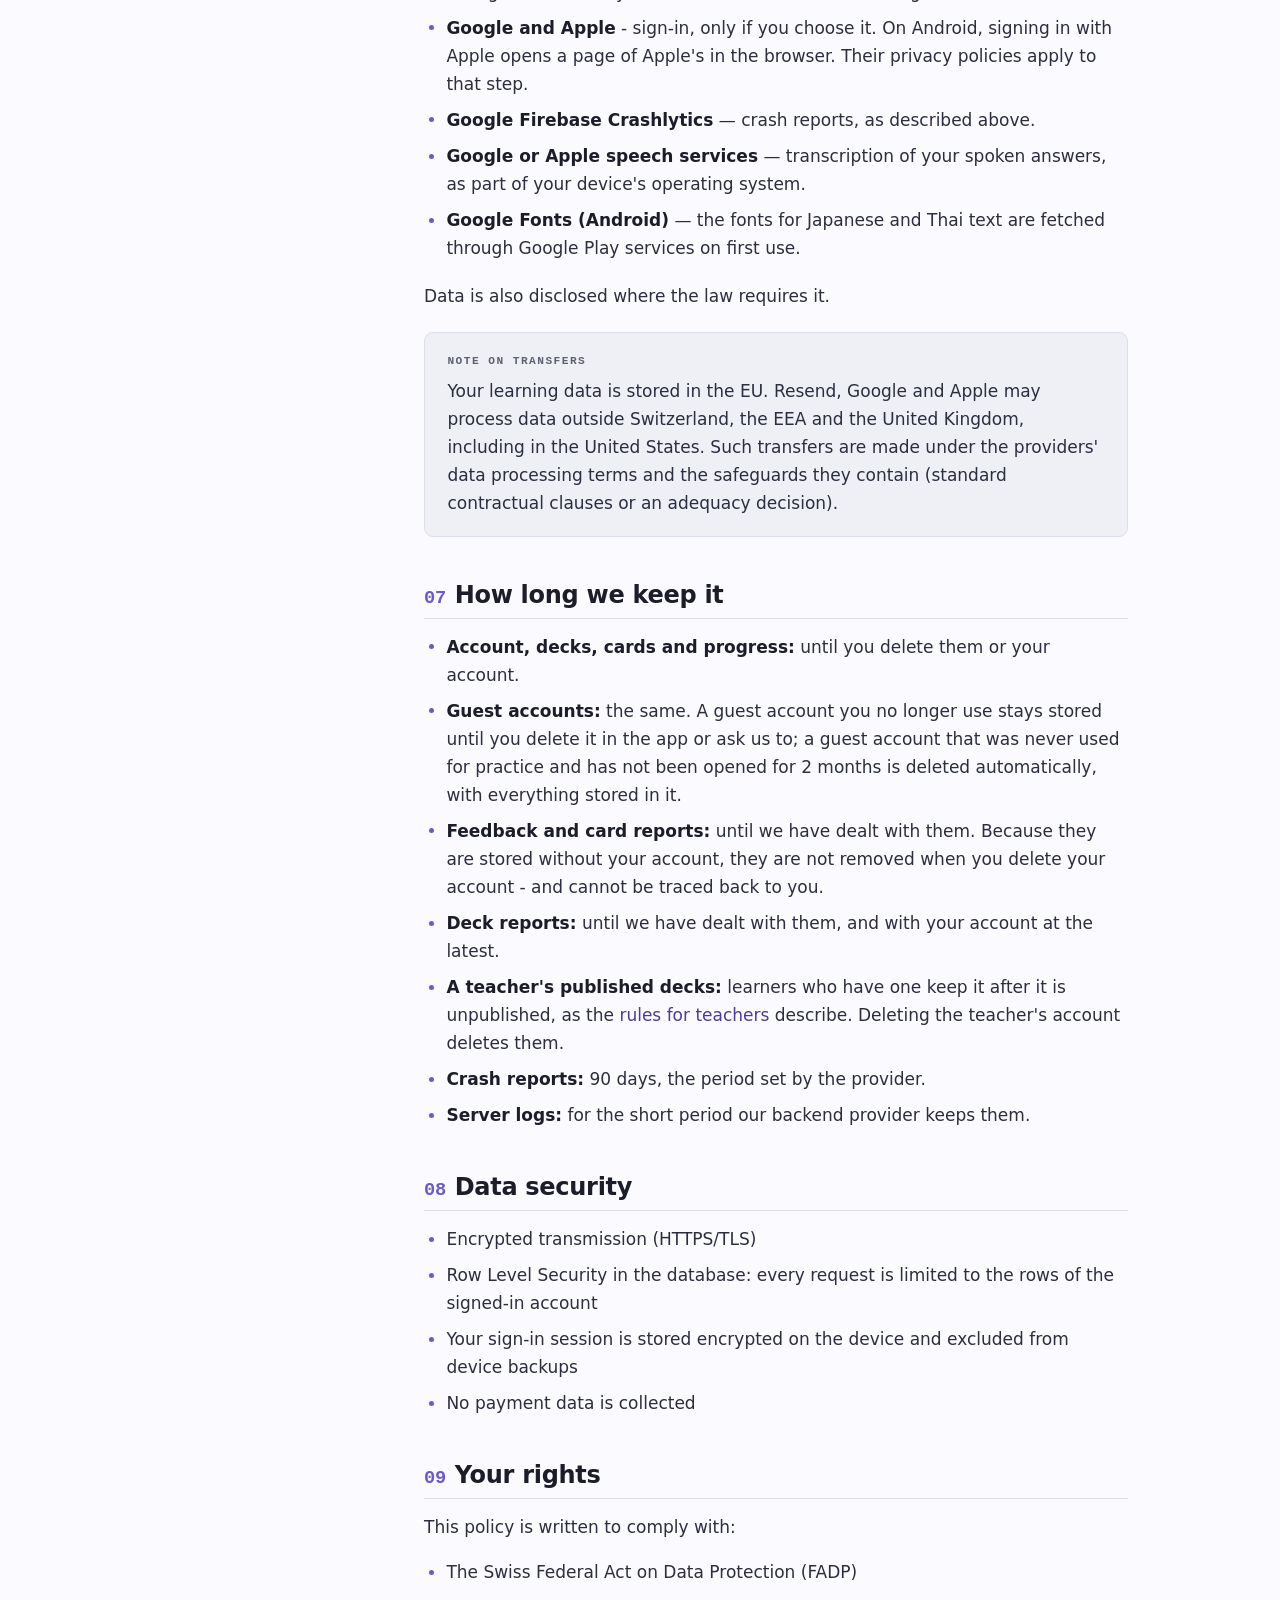
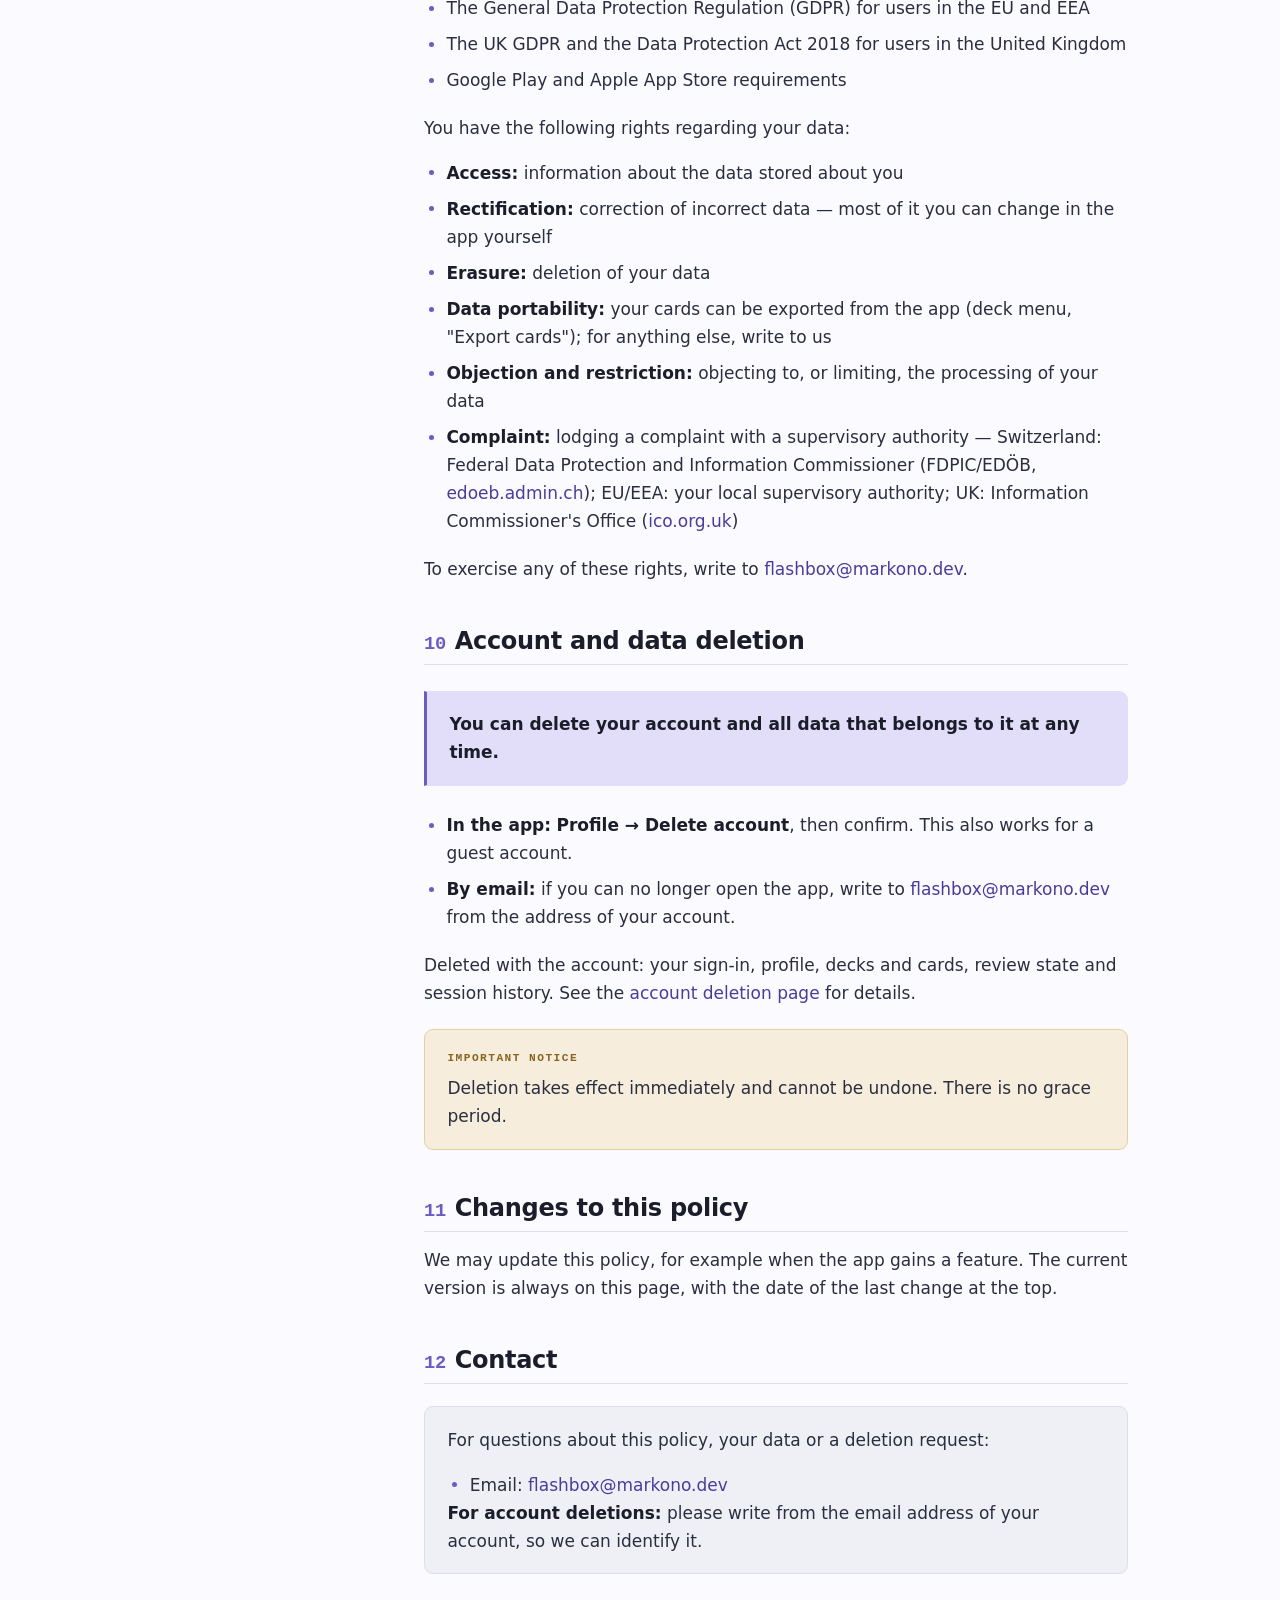
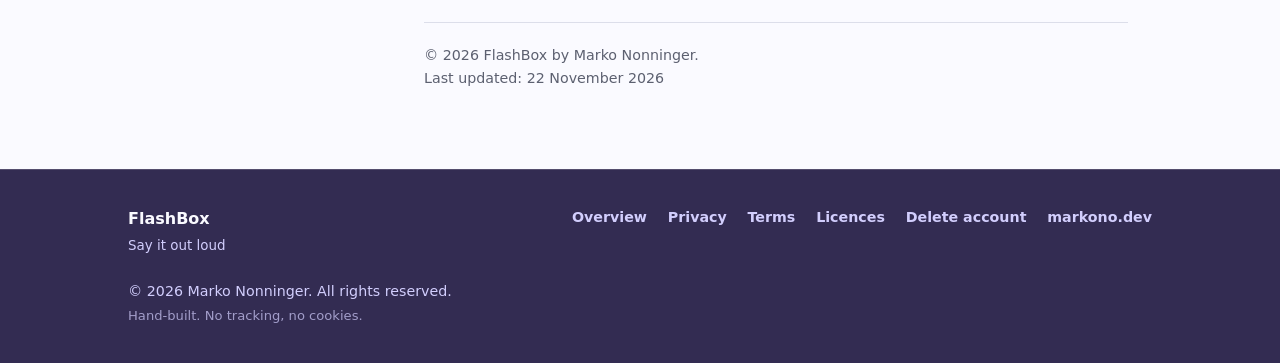
<file: privacy-policy.html>
<!DOCTYPE html>
<html lang="en" data-theme="auto">
<head>
<meta charset="UTF-8">
<meta name="viewport" content="width=device-width, initial-scale=1.0">

<title>Privacy Policy — FlashBox</title>
<meta name="description" content="Privacy policy for FlashBox, the spoken flashcard app: what is stored, what happens to your voice, which permissions are used and how to delete your account.">
<meta name="author" content="Marko Nonninger">
<link rel="canonical" href="https://markono-code.github.io/FlashBox-Docs/privacy-policy.html">
<link rel="alternate" hreflang="en" href="https://markono-code.github.io/FlashBox-Docs/privacy-policy.html">
<link rel="alternate" hreflang="de" href="https://markono-code.github.io/FlashBox-Docs/datenschutzerklaerung.html">

<meta property="og:type" content="article">
<meta property="og:url" content="https://markono-code.github.io/FlashBox-Docs/privacy-policy.html">
<meta property="og:title" content="Privacy Policy — FlashBox">
<meta property="og:description" content="Privacy policy for FlashBox, the spoken flashcard app: what is stored, what happens to your voice, which permissions are used and how to delete your account.">

<meta name="theme-color" content="#fafaff" media="(prefers-color-scheme: light)">
<meta name="theme-color" content="#161826" media="(prefers-color-scheme: dark)">

<link rel="icon" href="assets/img/favicon.svg" type="image/svg+xml">
<link rel="stylesheet" href="assets/css/docs.css">

<script>
  (function () {
    try {
      var t = localStorage.getItem("markono.theme");
      if (t === "light" || t === "dark" || t === "auto") {
        document.documentElement.setAttribute("data-theme", t);
      }
    } catch (e) { /* private mode — the "auto" default in the markup stands */ }
  })();
</script>
</head>

<body>

<a class="skip-link" href="#main">Skip to content</a>

<header class="site-header">
  <div class="shell site-header__inner">

    <a class="brand" href="./" aria-label="FlashBox documentation — home">
      <img class="brand__logo" src="assets/img/flashbox-icon.svg" alt="" width="30" height="30">
      <span>
        <span class="brand__text">FlashBox</span>
        <span class="brand__sub">Legal &amp; Privacy</span>
      </span>
    </a>

    <div class="header-tools">
      <div class="lang-switch" role="group" aria-label="Language">
        <a class="lang-switch__btn" href="privacy-policy.html" hreflang="en" aria-current="true">EN</a>
        <a class="lang-switch__btn" href="datenschutzerklaerung.html" hreflang="de">DE</a>
      </div>

      <button type="button" class="icon-btn" id="themeToggle"
              aria-label="Colour theme: automatic" title="Colour theme: automatic">
        <svg class="icon icon--sun" viewBox="0 0 24 24" aria-hidden="true" focusable="false">
          <circle cx="12" cy="12" r="4.2"/>
          <path d="M12 2.2v2.4M12 19.4v2.4M2.2 12h2.4M19.4 12h2.4M5.1 5.1l1.7 1.7M17.2 17.2l1.7 1.7M18.9 5.1l-1.7 1.7M6.8 17.2l-1.7 1.7"/>
        </svg>
        <svg class="icon icon--moon" viewBox="0 0 24 24" aria-hidden="true" focusable="false">
          <path d="M20.5 14.8A8.6 8.6 0 0 1 9.2 3.5a8.6 8.6 0 1 0 11.3 11.3z"/>
        </svg>
      </button>
    </div>

  </div>
</header>

<main id="main">

  <section class="doc-hero doc-hero--doc">
    <div class="shell doc-hero__inner">
      <a class="backlink" href="./">
        <svg class="icon" viewBox="0 0 24 24" aria-hidden="true" focusable="false">
          <path d="M19 12H6M11.5 5.5 5 12l6.5 6.5"/>
        </svg>
        Back to documentation
      </a>

      <p class="kicker kicker--onDark">Privacy</p>
      <h1>Privacy Policy</h1>
      <p class="doc-hero__lead">
        FlashBox — a language-learning app for Android and iOS in which you answer flashcards by speaking. This policy describes what the app stores, what happens to your voice, and what you can do about it.
      </p>

      <div class="doc-meta">
        <span class="doc-meta__item">
          <span class="doc-meta__key">Last updated</span>
          <span class="doc-meta__val"><time datetime="2026-11-22">22 November 2026</time></span>
        </span>
        <span class="doc-meta__item">
          <span class="doc-meta__key">Applies to</span>
          <span class="doc-meta__val">Android &amp; iOS</span>
        </span>
        <span class="doc-meta__item">
          <span class="doc-meta__key">Language</span>
          <span class="doc-meta__val">English · <a href="datenschutzerklaerung.html" hreflang="de">Deutsch</a></span>
        </span>
        <span class="doc-meta__item">
          <span class="doc-meta__key">Contact</span>
          <span class="doc-meta__val"><a href="mailto:flashbox@markono.dev">flashbox@markono.dev</a></span>
        </span>
      </div>
    </div>
  </section>

  <div class="shell doc-layout">

    <aside class="toc" aria-labelledby="toc-title">
      <p class="toc__title" id="toc-title">Contents</p>
      <nav class="toc__list">
        <a class="toc__link" href="#controller"><span class="toc__num">01</span>Data controller</a>
        <a class="toc__link" href="#collected"><span class="toc__num">02</span>What data we collect</a>
        <a class="toc__link" href="#speech"><span class="toc__num">03</span>Your voice</a>
        <a class="toc__link" href="#permissions"><span class="toc__num">04</span>App permissions</a>
        <a class="toc__link" href="#usage"><span class="toc__num">05</span>How we use your data</a>
        <a class="toc__link" href="#providers"><span class="toc__num">06</span>Service providers</a>
        <a class="toc__link" href="#retention"><span class="toc__num">07</span>How long we keep it</a>
        <a class="toc__link" href="#security"><span class="toc__num">08</span>Data security</a>
        <a class="toc__link" href="#rights"><span class="toc__num">09</span>Your rights</a>
        <a class="toc__link" href="#deletion"><span class="toc__num">10</span>Account and data deletion</a>
        <a class="toc__link" href="#changes"><span class="toc__num">11</span>Changes to this policy</a>
        <a class="toc__link" href="#contact"><span class="toc__num">12</span>Contact</a>
      </nav>
    </aside>

    <article class="legal">

      <div class="callout">
        <span class="callout__label">Summary</span>
        <p>
          FlashBox stores your account, the decks and cards you create, and your
          learning progress. What you say is turned into text to grade your
          answer; the recording itself is never stored and never reaches our
          servers. There are no ads and no analytics, and we do not sell data.
        </p>
      </div>

      <h2 id="controller"><span class="legal__num">01</span>Data controller</h2>
      <div class="panel">
        <p>
          <strong>Marko Nonninger</strong><br>
          Developer of the FlashBox app<br>
          Winterthur, Switzerland
        </p>
        <p><strong>Contact:</strong> <a href="mailto:flashbox@markono.dev">flashbox@markono.dev</a></p>
      </div>

      <h2 id="collected"><span class="legal__num">02</span>What data we collect</h2>
      <h3>Account</h3>
      <ul>
        <li><strong>Guest account:</strong> you can start without signing up. The app then creates an account with no email address and no password; it is identified by a random id only.</li>
        <li><strong>Email account:</strong> if you sign up, your email address and a password. The password is stored only as a salted hash by our backend provider; we cannot read it.</li>
        <li><strong>Google or Apple account:</strong> if you sign in with Google or Apple, that provider confirms who you are and passes us an identifier, your email address and, if you share it, your name. With Apple you can hide your email address; we then receive an address at Apple's relay service, which forwards our mails to you. We receive no password.</li>
        <li><strong>Profile:</strong> the display name you choose, the language you know, and your settings in the app (for example hands-free mode and the colour of each language).</li>
      </ul>

      <h3>Content you create</h3>
      <ul>
        <li><strong>Decks and cards:</strong> the words, phrases, readings and example sentences you type or import. They are private to your account.</li>
        <li><strong>User name:</strong> if you choose one. It is visible to others only if you are a verified teacher.</li>
        <li><strong>If you are a verified teacher:</strong> the decks you publish, and your teacher page - your name, user name, picture, the text you write and your links - are <strong>public to every FlashBox user</strong>. We also count how many learners have each of your published decks and show you that number, never who they are.</li>
      </ul>

      <h3>Learning progress</h3>
      <ul>
        <li><strong>Review state:</strong> for each card you have practised, its box, its next due date and your score per exercise.</li>
        <li><strong>Session history:</strong> when you practised, which cards were asked, whether each answer was right, how long you took, and <strong>the text the speech recognizer heard</strong> for each spoken answer.</li>
      </ul>

      <h3>Feedback and reports</h3>
      <ul>
        <li><strong>Feedback:</strong> if you send us feedback from the app, the text you wrote, the app version and your platform. It is stored without your account: we cannot see who wrote it and cannot reply.</li>
        <li><strong>Card reports:</strong> if you report a card from our catalogue, the reason you chose, your optional note, which card and deck it was, the text the speech recognizer heard for that answer, the grade and the exercise. It is stored without your account as well.</li>
        <li><strong>Deck reports:</strong> if you report a teacher's deck, the reason, your optional note and which deck. This one is stored with your account, so that you can report a deck only once; the teacher never learns who reported.</li>
      </ul>

      <h3>Technical data</h3>
      <ul>
        <li><strong>Crash reports:</strong> if the app crashes, a report with the stack trace, device model, operating system version, app version and a random installation id. It contains no account id, no email address and nothing you said or typed.</li>
        <li><strong>Server logs:</strong> like any online service, our backend provider logs requests, including IP address and time, for security and troubleshooting.</li>
      </ul>

      <p>FlashBox does not collect your location, your contacts, your photos or an advertising id, and it contains no advertising or analytics software.</p>

      <h2 id="speech"><span class="legal__num">03</span>Your voice</h2>
      <p>Speaking is how you answer in FlashBox, so this is the part worth reading.</p>
      <ul>
        <li><strong>Recognition is done by your device's speech service</strong> — on Android the speech recognition service installed on the phone (usually Google's), on iOS Apple's. Depending on the language and your device settings, the audio is processed on the device or sent to that provider to be transcribed. Their privacy policies apply to that step.</li>
        <li><strong>FlashBox receives only the transcribed text.</strong> The text is compared with the card's answer and stored in your session history, so the app can show what was heard.</li>
        <li><strong>No recording is stored or uploaded by FlashBox.</strong> If you switch on "Hear yourself", your last answer is kept in memory to play it back to you once and is then discarded. It never leaves the device through us.</li>
        <li><strong>The microphone is open only during a practice session</strong> and only while the session screen shows it as open.</li>
        <li><strong>Reading aloud</strong> — the voice that reads a card's answer — is your device's own text-to-speech voice.</li>
      </ul>

      <h2 id="permissions"><span class="legal__num">04</span>App permissions</h2>
      <div class="perm-grid">
        <div class="perm-card">
          <div class="perm-card__head">
            <svg class="icon" viewBox="0 0 24 24" aria-hidden="true" focusable="false"><path d="M12 3.2a3 3 0 0 0-3 3v5.6a3 3 0 0 0 6 0V6.2a3 3 0 0 0-3-3z"/><path d="M5.8 11.4a6.2 6.2 0 0 0 12.4 0M12 17.6v3.2"/></svg>
            <h3>Microphone</h3>
          </div>
          <p><span class="perm-card__key">Purpose</span> Hearing your spoken answers during a practice session. On iOS the system asks separately for speech recognition, for the same purpose.</p>
          <p><span class="perm-card__key">Usage</span> Only while a practice session is open. You can practise without it only in exercises that do not need speech.</p>
        </div>

        <div class="perm-card">
          <div class="perm-card__head">
            <svg class="icon" viewBox="0 0 24 24" aria-hidden="true" focusable="false"><circle cx="12" cy="12" r="8.6"/><path d="M3.4 12h17.2M12 3.4c2.2 2.4 3.4 5.4 3.4 8.6s-1.2 6.2-3.4 8.6c-2.2-2.4-3.4-5.4-3.4-8.6S9.8 5.8 12 3.4z"/></svg>
            <h3>Internet</h3>
          </div>
          <p><span class="perm-card__key">Purpose</span> Signing in, loading your decks, saving your progress, and the speech service's own connection.</p>
          <p><span class="perm-card__key">Usage</span> FlashBox keeps no offline copy of your decks; it needs a connection to work.</p>
        </div>
      </div>

      <h2 id="usage"><span class="legal__num">05</span>How we use your data</h2>
      <ul>
        <li><strong>Running the app:</strong> showing your decks, grading your answers and scheduling each card's next review.</li>
        <li><strong>Your statistics:</strong> the charts and figures you see in the app are computed from your own session history.</li>
        <li><strong>Account mail:</strong> confirming your email address, and changing it or your password when you ask.</li>
        <li><strong>Fixing faults:</strong> crash reports tell us where the app failed.</li>
        <li><strong>Improving how answers are judged:</strong> we may look at how close heard texts were to the expected answers, in aggregate, to tune the point at which an answer counts as right.</li>
      </ul>
      <p>We use your data for nothing else: no advertising, no profiling, no sale.</p>
      <p>
        The legal bases under the GDPR are the performance of our contract with
        you (Art. 6(1)(b)) for running the app and your account, and our
        legitimate interest (Art. 6(1)(f)) in a stable and secure app for crash
        reports and server logs.
      </p>

      <h2 id="providers"><span class="legal__num">06</span>Service providers</h2>
      <p><strong>We do not sell your data.</strong> It is processed by these providers, and only to run the app:</p>
      <ul>
        <li><strong>Supabase</strong> — database and sign-in. Your account, decks, cards and progress are stored in the European Union (Ireland).</li>
        <li><strong>Resend</strong> — delivery of account emails (confirmation, password and email changes). Receives your email address and the message.</li>
        <li><strong>Google and Apple</strong> - sign-in, only if you choose it. On Android, signing in with Apple opens a page of Apple's in the browser. Their privacy policies apply to that step.</li>
        <li><strong>Google Firebase Crashlytics</strong> — crash reports, as described above.</li>
        <li><strong>Google or Apple speech services</strong> — transcription of your spoken answers, as part of your device's operating system.</li>
        <li><strong>Google Fonts (Android)</strong> — the fonts for Japanese and Thai text are fetched through Google Play services on first use.</li>
      </ul>
      <p>Data is also disclosed where the law requires it.</p>

      <div class="panel">
        <span class="panel__label">Note on transfers</span>
        <p>
          Your learning data is stored in the EU. Resend, Google and Apple may
          process data outside Switzerland, the EEA and the United Kingdom,
          including in the United States. Such transfers are made under the
          providers' data processing terms and the safeguards they contain
          (standard contractual clauses or an adequacy decision).
        </p>
      </div>

      <h2 id="retention"><span class="legal__num">07</span>How long we keep it</h2>
      <ul>
        <li><strong>Account, decks, cards and progress:</strong> until you delete them or your account.</li>
        <li><strong>Guest accounts:</strong> the same. A guest account you no longer use stays stored until you delete it in the app or ask us to; a guest account that was never used for practice and has not been opened for 2 months is deleted automatically, with everything stored in it.</li>
        <li><strong>Feedback and card reports:</strong> until we have dealt with them. Because they are stored without your account, they are not removed when you delete your account - and cannot be traced back to you.</li>
        <li><strong>Deck reports:</strong> until we have dealt with them, and with your account at the latest.</li>
        <li><strong>A teacher's published decks:</strong> learners who have one keep it after it is unpublished, as the <a href="teacher-rules.html">rules for teachers</a> describe. Deleting the teacher's account deletes them.</li>
        <li><strong>Crash reports:</strong> 90 days, the period set by the provider.</li>
        <li><strong>Server logs:</strong> for the short period our backend provider keeps them.</li>
      </ul>

      <h2 id="security"><span class="legal__num">08</span>Data security</h2>
      <ul>
        <li>Encrypted transmission (HTTPS/TLS)</li>
        <li>Row Level Security in the database: every request is limited to the rows of the signed-in account</li>
        <li>Your sign-in session is stored encrypted on the device and excluded from device backups</li>
        <li>No payment data is collected</li>
      </ul>

      <h2 id="rights"><span class="legal__num">09</span>Your rights</h2>
      <p>This policy is written to comply with:</p>
      <ul>
        <li>The Swiss Federal Act on Data Protection (FADP)</li>
        <li>The General Data Protection Regulation (GDPR) for users in the EU and EEA</li>
        <li>The UK GDPR and the Data Protection Act 2018 for users in the United Kingdom</li>
        <li>Google Play and Apple App Store requirements</li>
      </ul>
      <p>You have the following rights regarding your data:</p>
      <ul>
        <li><strong>Access:</strong> information about the data stored about you</li>
        <li><strong>Rectification:</strong> correction of incorrect data — most of it you can change in the app yourself</li>
        <li><strong>Erasure:</strong> deletion of your data</li>
        <li><strong>Data portability:</strong> your cards can be exported from the app (deck menu, "Export cards"); for anything else, write to us</li>
        <li><strong>Objection and restriction:</strong> objecting to, or limiting, the processing of your data</li>
        <li>
          <strong>Complaint:</strong> lodging a complaint with a supervisory
          authority &mdash; Switzerland: Federal Data Protection and Information
          Commissioner (FDPIC/EDÖB,
          <a href="https://www.edoeb.admin.ch/" rel="noopener">edoeb.admin.ch</a>);
          EU/EEA: your local supervisory authority; UK: Information
          Commissioner's Office
          (<a href="https://ico.org.uk/" rel="noopener">ico.org.uk</a>)
        </li>
      </ul>
      <p>To exercise any of these rights, write to <a href="mailto:flashbox@markono.dev">flashbox@markono.dev</a>.</p>

      <h2 id="deletion"><span class="legal__num">10</span>Account and data deletion</h2>
      <div class="callout">
        <p><strong>You can delete your account and all data that belongs to it at any time.</strong></p>
      </div>
      <ul>
        <li><strong>In the app:</strong> <strong>Profile &rarr; Delete account</strong>, then confirm. This also works for a guest account.</li>
        <li><strong>By email:</strong> if you can no longer open the app, write to <a href="mailto:flashbox@markono.dev">flashbox@markono.dev</a> from the address of your account.</li>
      </ul>
      <p>Deleted with the account: your sign-in, profile, decks and cards, review state and session history. See the <a href="delete-account/">account deletion page</a> for details.</p>

      <div class="panel panel--warn">
        <span class="panel__label">Important notice</span>
        <p>Deletion takes effect immediately and cannot be undone. There is no grace period.</p>
      </div>

      <h2 id="changes"><span class="legal__num">11</span>Changes to this policy</h2>
      <p>
        We may update this policy, for example when the app gains a feature.
        The current version is always on this page, with the date of the last
        change at the top.
      </p>

      <h2 id="contact"><span class="legal__num">12</span>Contact</h2>
      <div class="panel">
        <p>For questions about this policy, your data or a deletion request:</p>
        <ul>
          <li>Email: <a href="mailto:flashbox@markono.dev">flashbox@markono.dev</a></li>
        </ul>
        <p><strong>For account deletions:</strong> please write from the email address of your account, so we can identify it.</p>
      </div>

      <p class="legal__foot">
        &copy; 2026 FlashBox by Marko Nonninger.<br>
        Last updated: <time datetime="2026-11-22">22 November 2026</time>
      </p>

    </article>
  </div>

</main>

<footer class="site-footer">
  <div class="shell site-footer__inner">
    <div class="site-footer__brand">
      <span class="brand__text">FlashBox</span>
      <span class="site-footer__tagline">Say it out loud</span>
    </div>

    <nav class="site-footer__links" aria-label="Documents">
      <a href="./">Overview</a>
      <a href="privacy-policy.html">Privacy</a>
      <a href="terms.html">Terms</a>
      <a href="licenses.html">Licences</a>
      <a href="delete-account/">Delete account</a>
      <a href="https://markono.dev/" rel="noopener">markono.dev</a>
    </nav>

    <div class="site-footer__meta">
      <span>&copy; <span id="year">2026</span> Marko Nonninger. All rights reserved.</span>
      <span class="site-footer__built">Hand-built. No tracking, no cookies.</span>
    </div>
  </div>
</footer>

<script src="assets/js/docs.js"></script>
</body>
</html>
</file>
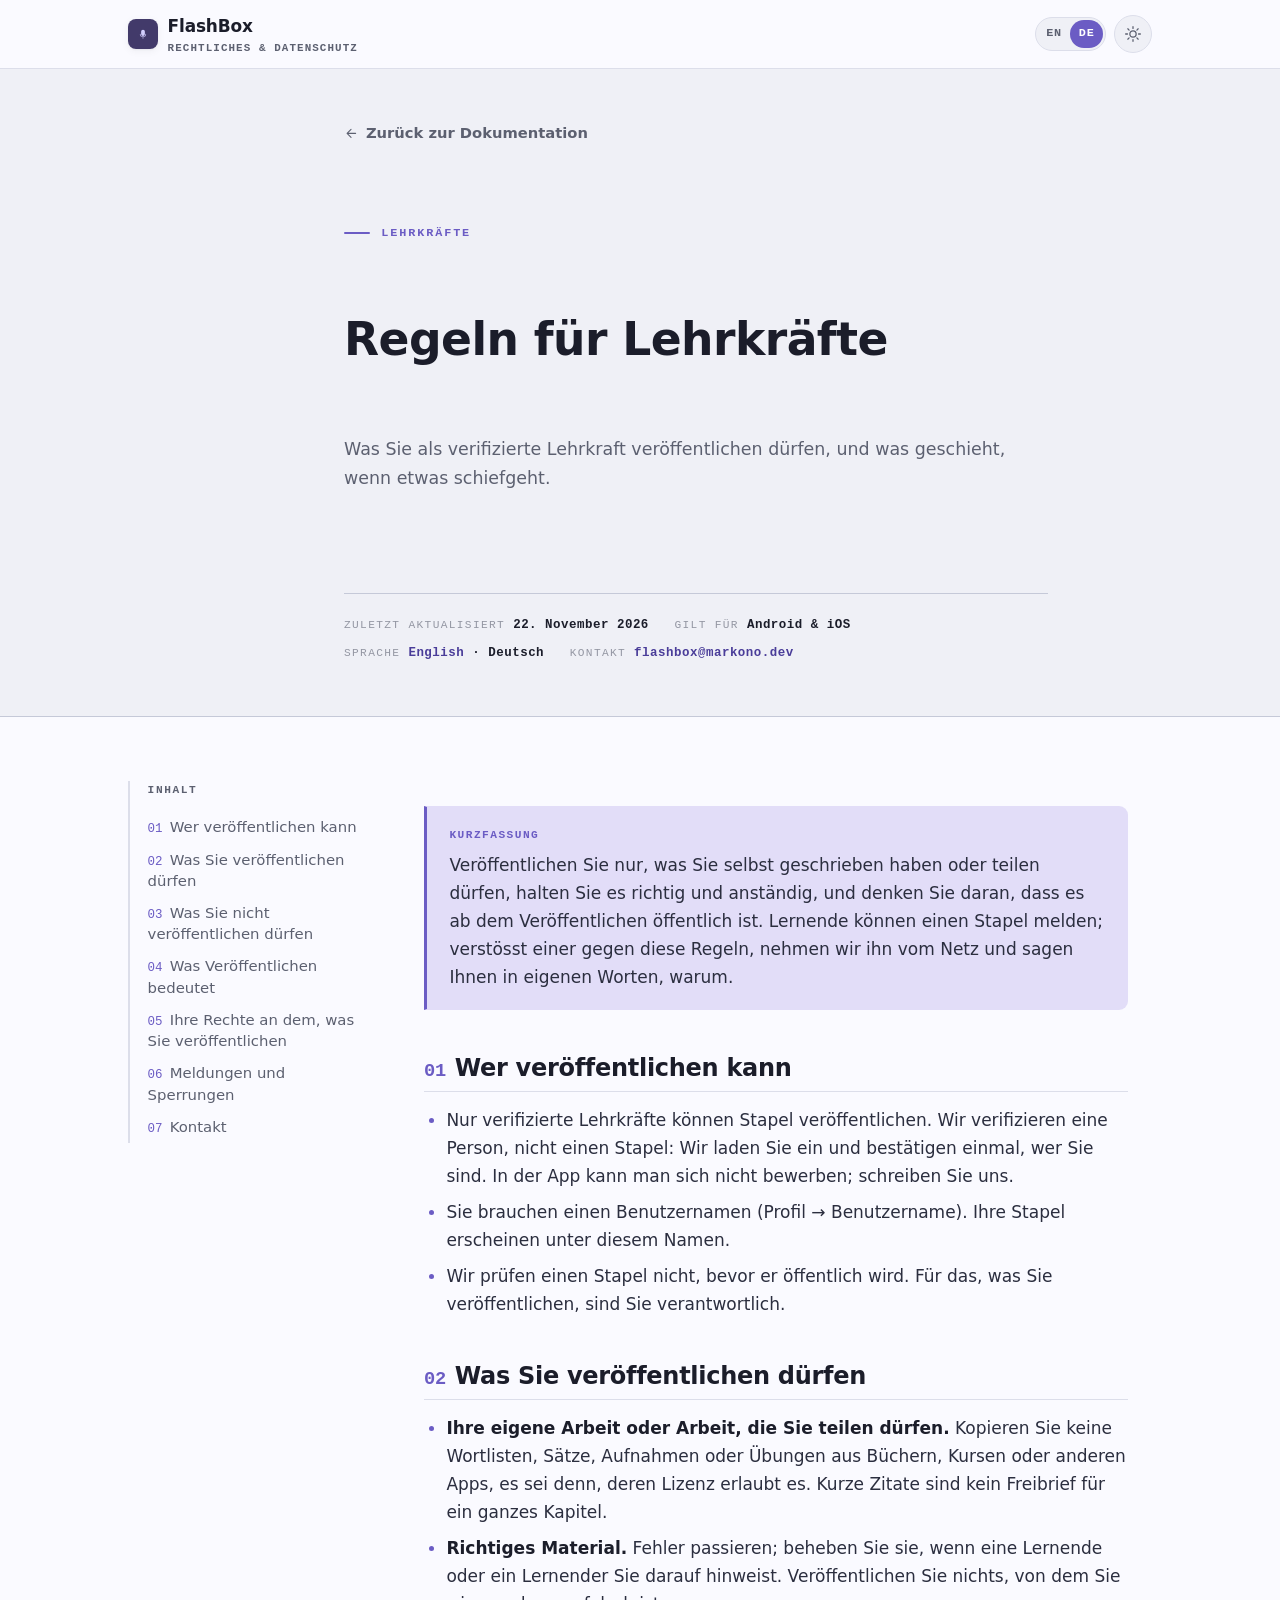
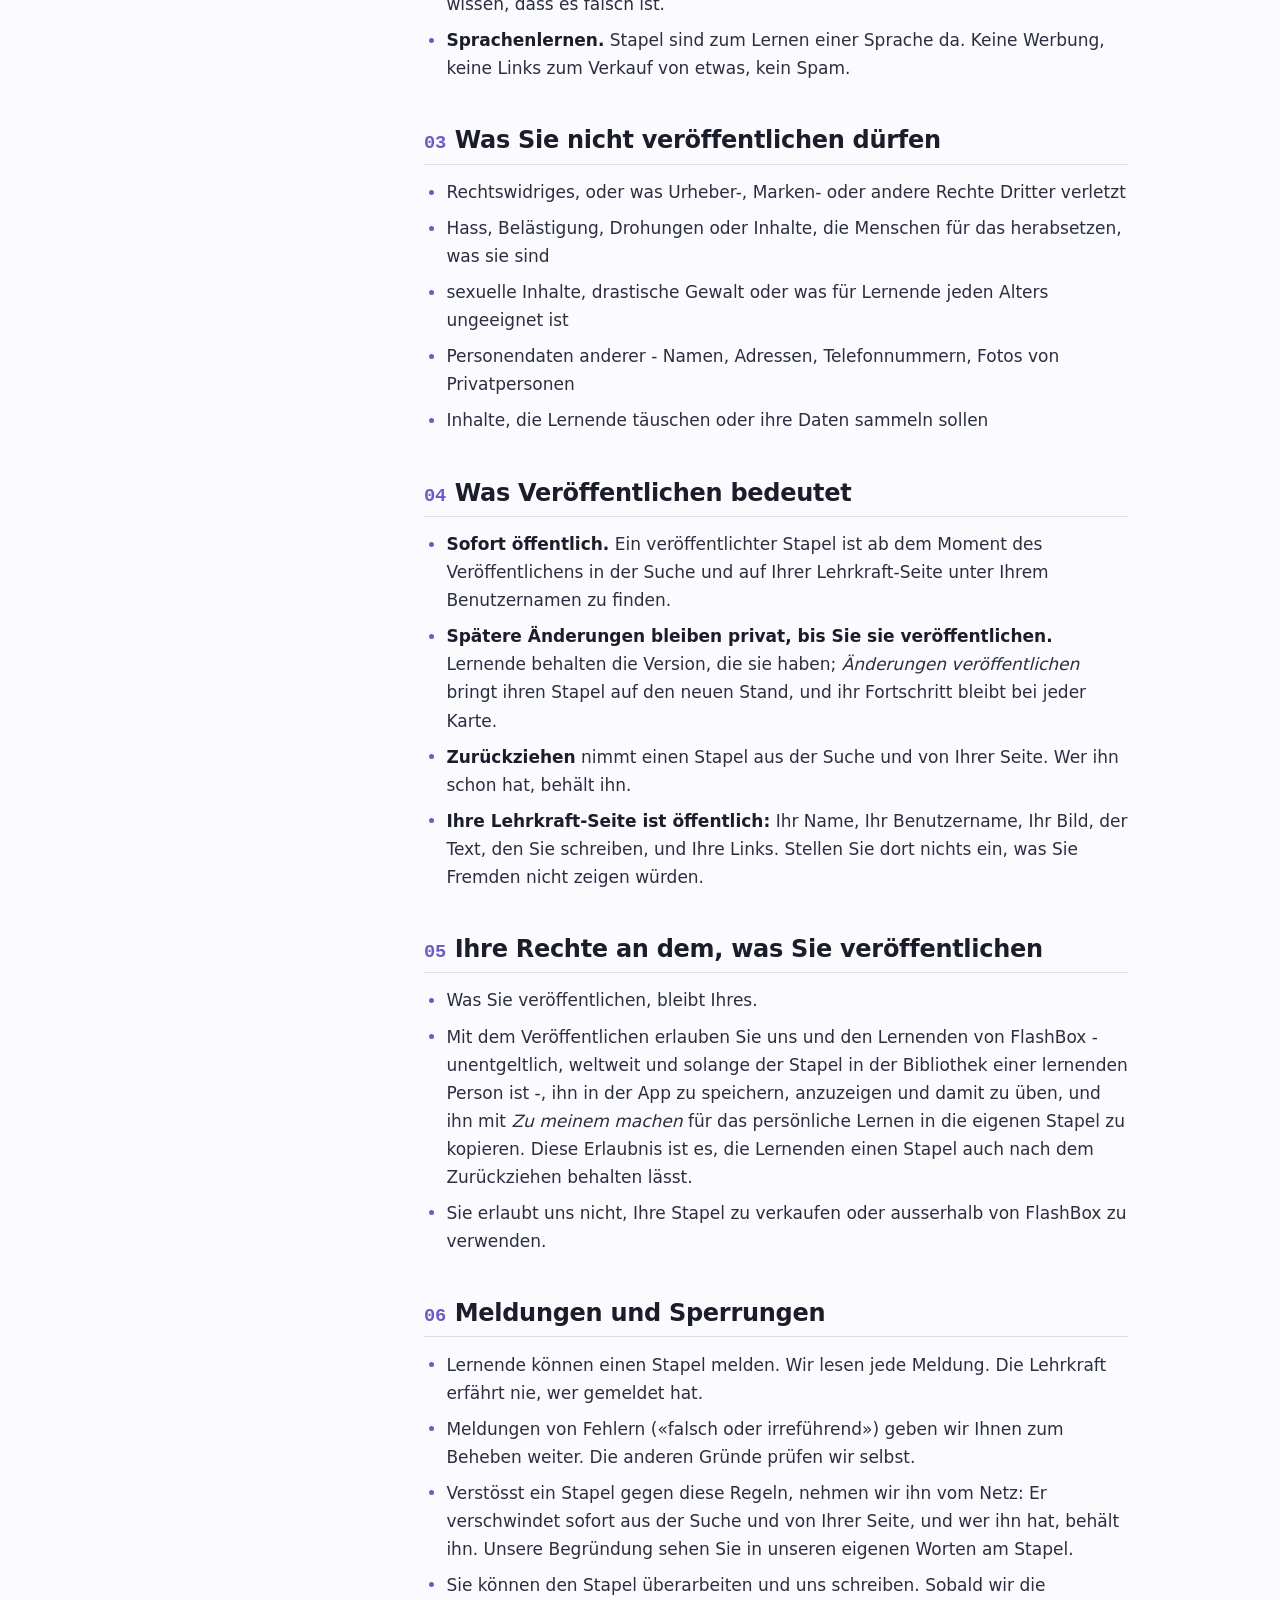
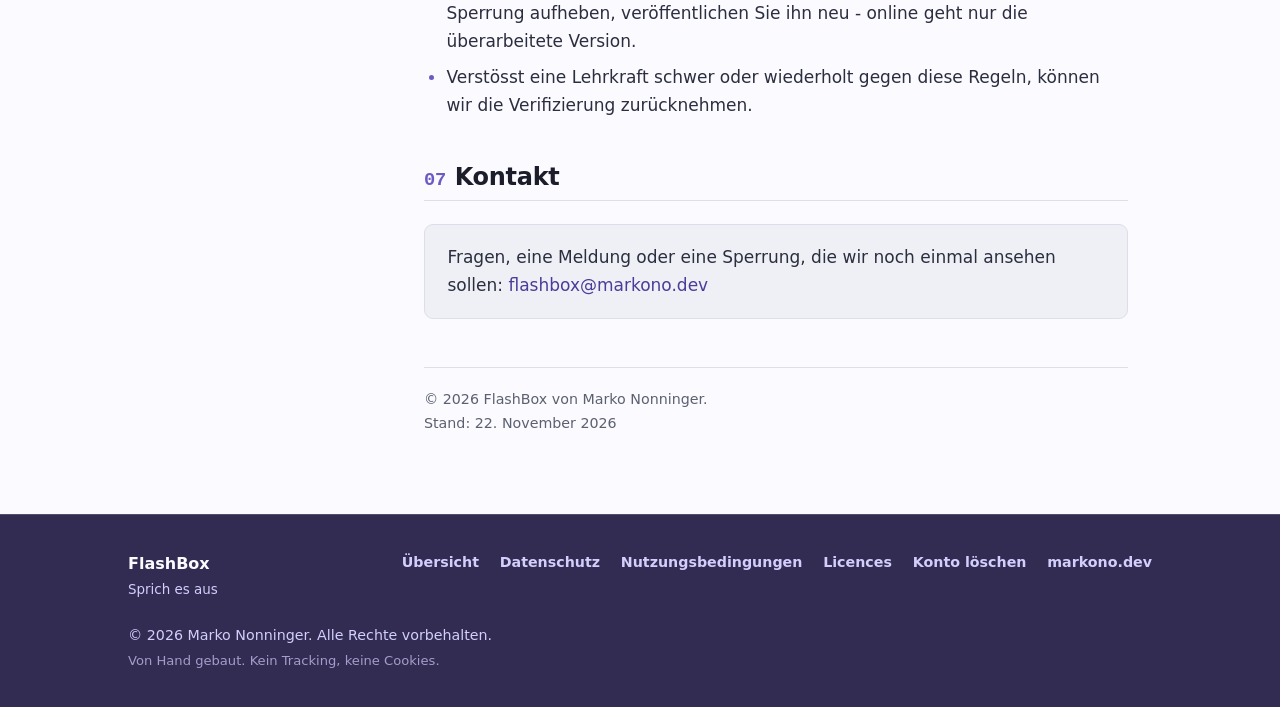
<file: regeln-fuer-lehrkraefte.html>
<!DOCTYPE html>
<html lang="de" data-theme="auto">
<head>
<meta charset="UTF-8">
<meta name="viewport" content="width=device-width, initial-scale=1.0">

<title>Regeln für Lehrkräfte — FlashBox</title>
<meta name="description" content="Was verifizierte Lehrkräfte auf FlashBox veröffentlichen dürfen, was Veröffentlichen bedeutet und wie Meldungen und Sperrungen funktionieren.">
<meta name="author" content="Marko Nonninger">
<link rel="canonical" href="https://markono-code.github.io/FlashBox-Docs/regeln-fuer-lehrkraefte.html">
<link rel="alternate" hreflang="en" href="https://markono-code.github.io/FlashBox-Docs/teacher-rules.html">
<link rel="alternate" hreflang="de" href="https://markono-code.github.io/FlashBox-Docs/regeln-fuer-lehrkraefte.html">

<meta property="og:type" content="article">
<meta property="og:url" content="https://markono-code.github.io/FlashBox-Docs/regeln-fuer-lehrkraefte.html">
<meta property="og:title" content="Regeln für Lehrkräfte — FlashBox">
<meta property="og:description" content="Was verifizierte Lehrkräfte auf FlashBox veröffentlichen dürfen, was Veröffentlichen bedeutet und wie Meldungen und Sperrungen funktionieren.">

<meta name="theme-color" content="#fafaff" media="(prefers-color-scheme: light)">
<meta name="theme-color" content="#161826" media="(prefers-color-scheme: dark)">

<link rel="icon" href="assets/img/favicon.svg" type="image/svg+xml">
<link rel="stylesheet" href="assets/css/docs.css">

<script>
  (function () {
    try {
      var t = localStorage.getItem("markono.theme");
      if (t === "light" || t === "dark" || t === "auto") {
        document.documentElement.setAttribute("data-theme", t);
      }
    } catch (e) { /* private mode — the "auto" default in the markup stands */ }
  })();
</script>
</head>

<body>

<a class="skip-link" href="#main">Zum Inhalt springen</a>

<header class="site-header">
  <div class="shell site-header__inner">

    <a class="brand" href="./" aria-label="FlashBox Dokumentation — Startseite">
      <img class="brand__logo" src="assets/img/flashbox-icon.svg" alt="" width="30" height="30">
      <span>
        <span class="brand__text">FlashBox</span>
        <span class="brand__sub">Rechtliches &amp; Datenschutz</span>
      </span>
    </a>

    <div class="header-tools">
      <div class="lang-switch" role="group" aria-label="Language">
        <a class="lang-switch__btn" href="teacher-rules.html" hreflang="en">EN</a>
        <a class="lang-switch__btn" href="regeln-fuer-lehrkraefte.html" hreflang="de" aria-current="true">DE</a>
      </div>

      <button type="button" class="icon-btn" id="themeToggle"
              aria-label="Farbschema: automatisch" title="Farbschema: automatisch">
        <svg class="icon icon--sun" viewBox="0 0 24 24" aria-hidden="true" focusable="false">
          <circle cx="12" cy="12" r="4.2"/>
          <path d="M12 2.2v2.4M12 19.4v2.4M2.2 12h2.4M19.4 12h2.4M5.1 5.1l1.7 1.7M17.2 17.2l1.7 1.7M18.9 5.1l-1.7 1.7M6.8 17.2l-1.7 1.7"/>
        </svg>
        <svg class="icon icon--moon" viewBox="0 0 24 24" aria-hidden="true" focusable="false">
          <path d="M20.5 14.8A8.6 8.6 0 0 1 9.2 3.5a8.6 8.6 0 1 0 11.3 11.3z"/>
        </svg>
      </button>
    </div>

  </div>
</header>

<main id="main">

  <section class="doc-hero doc-hero--doc">
    <div class="shell doc-hero__inner">
      <a class="backlink" href="./">
        <svg class="icon" viewBox="0 0 24 24" aria-hidden="true" focusable="false">
          <path d="M19 12H6M11.5 5.5 5 12l6.5 6.5"/>
        </svg>
        Zurück zur Dokumentation
      </a>

      <p class="kicker kicker--onDark">Lehrkräfte</p>
      <h1>Regeln für Lehrkräfte</h1>
      <p class="doc-hero__lead">
        Was Sie als verifizierte Lehrkraft veröffentlichen dürfen, und was geschieht, wenn etwas schiefgeht.
      </p>

      <div class="doc-meta">
        <span class="doc-meta__item">
          <span class="doc-meta__key">Zuletzt aktualisiert</span>
          <span class="doc-meta__val"><time datetime="2026-11-22">22. November 2026</time></span>
        </span>
        <span class="doc-meta__item">
          <span class="doc-meta__key">Gilt für</span>
          <span class="doc-meta__val">Android &amp; iOS</span>
        </span>
        <span class="doc-meta__item">
          <span class="doc-meta__key">Sprache</span>
          <span class="doc-meta__val"><a href="teacher-rules.html" hreflang="en">English</a> · Deutsch</span>
        </span>
        <span class="doc-meta__item">
          <span class="doc-meta__key">Kontakt</span>
          <span class="doc-meta__val"><a href="mailto:flashbox@markono.dev">flashbox@markono.dev</a></span>
        </span>
      </div>
    </div>
  </section>

  <div class="shell doc-layout">

    <aside class="toc" aria-labelledby="toc-title">
      <p class="toc__title" id="toc-title">Inhalt</p>
      <nav class="toc__list">
        <a class="toc__link" href="#who"><span class="toc__num">01</span>Wer veröffentlichen kann</a>
        <a class="toc__link" href="#allowed"><span class="toc__num">02</span>Was Sie veröffentlichen dürfen</a>
        <a class="toc__link" href="#not-allowed"><span class="toc__num">03</span>Was Sie nicht veröffentlichen dürfen</a>
        <a class="toc__link" href="#publishing"><span class="toc__num">04</span>Was Veröffentlichen bedeutet</a>
        <a class="toc__link" href="#rights"><span class="toc__num">05</span>Ihre Rechte an dem, was Sie veröffentlichen</a>
        <a class="toc__link" href="#reports"><span class="toc__num">06</span>Meldungen und Sperrungen</a>
        <a class="toc__link" href="#contact"><span class="toc__num">07</span>Kontakt</a>
      </nav>
    </aside>

    <article class="legal">

      <div class="callout">
        <span class="callout__label">Kurzfassung</span>
        <p>
          Veröffentlichen Sie nur, was Sie selbst geschrieben haben oder teilen dürfen, halten Sie es richtig und anständig, und denken Sie daran, dass es ab dem Veröffentlichen öffentlich ist. Lernende können einen Stapel melden; verstösst einer gegen diese Regeln, nehmen wir ihn vom Netz und sagen Ihnen in eigenen Worten, warum.
        </p>
      </div>

      <h2 id="who"><span class="legal__num">01</span>Wer veröffentlichen kann</h2>
      <ul>
        <li>Nur verifizierte Lehrkräfte können Stapel veröffentlichen. Wir verifizieren eine Person, nicht einen Stapel: Wir laden Sie ein und bestätigen einmal, wer Sie sind. In der App kann man sich nicht bewerben; schreiben Sie uns.</li>
        <li>Sie brauchen einen Benutzernamen (Profil &rarr; Benutzername). Ihre Stapel erscheinen unter diesem Namen.</li>
        <li>Wir prüfen einen Stapel nicht, bevor er öffentlich wird. Für das, was Sie veröffentlichen, sind Sie verantwortlich.</li>
      </ul>

      <h2 id="allowed"><span class="legal__num">02</span>Was Sie veröffentlichen dürfen</h2>
      <ul>
        <li><strong>Ihre eigene Arbeit oder Arbeit, die Sie teilen dürfen.</strong> Kopieren Sie keine Wortlisten, Sätze, Aufnahmen oder Übungen aus Büchern, Kursen oder anderen Apps, es sei denn, deren Lizenz erlaubt es. Kurze Zitate sind kein Freibrief für ein ganzes Kapitel.</li>
        <li><strong>Richtiges Material.</strong> Fehler passieren; beheben Sie sie, wenn eine Lernende oder ein Lernender Sie darauf hinweist. Veröffentlichen Sie nichts, von dem Sie wissen, dass es falsch ist.</li>
        <li><strong>Sprachenlernen.</strong> Stapel sind zum Lernen einer Sprache da. Keine Werbung, keine Links zum Verkauf von etwas, kein Spam.</li>
      </ul>

      <h2 id="not-allowed"><span class="legal__num">03</span>Was Sie nicht veröffentlichen dürfen</h2>
      <ul>
        <li>Rechtswidriges, oder was Urheber-, Marken- oder andere Rechte Dritter verletzt</li>
        <li>Hass, Belästigung, Drohungen oder Inhalte, die Menschen für das herabsetzen, was sie sind</li>
        <li>sexuelle Inhalte, drastische Gewalt oder was für Lernende jeden Alters ungeeignet ist</li>
        <li>Personendaten anderer - Namen, Adressen, Telefonnummern, Fotos von Privatpersonen</li>
        <li>Inhalte, die Lernende täuschen oder ihre Daten sammeln sollen</li>
      </ul>

      <h2 id="publishing"><span class="legal__num">04</span>Was Veröffentlichen bedeutet</h2>
      <ul>
        <li><strong>Sofort öffentlich.</strong> Ein veröffentlichter Stapel ist ab dem Moment des Veröffentlichens in der Suche und auf Ihrer Lehrkraft-Seite unter Ihrem Benutzernamen zu finden.</li>
        <li><strong>Spätere Änderungen bleiben privat, bis Sie sie veröffentlichen.</strong> Lernende behalten die Version, die sie haben; <em>Änderungen veröffentlichen</em> bringt ihren Stapel auf den neuen Stand, und ihr Fortschritt bleibt bei jeder Karte.</li>
        <li><strong>Zurückziehen</strong> nimmt einen Stapel aus der Suche und von Ihrer Seite. Wer ihn schon hat, behält ihn.</li>
        <li><strong>Ihre Lehrkraft-Seite ist öffentlich:</strong> Ihr Name, Ihr Benutzername, Ihr Bild, der Text, den Sie schreiben, und Ihre Links. Stellen Sie dort nichts ein, was Sie Fremden nicht zeigen würden.</li>
      </ul>

      <h2 id="rights"><span class="legal__num">05</span>Ihre Rechte an dem, was Sie veröffentlichen</h2>
      <ul>
        <li>Was Sie veröffentlichen, bleibt Ihres.</li>
        <li>Mit dem Veröffentlichen erlauben Sie uns und den Lernenden von FlashBox - unentgeltlich, weltweit und solange der Stapel in der Bibliothek einer lernenden Person ist -, ihn in der App zu speichern, anzuzeigen und damit zu üben, und ihn mit <em>Zu meinem machen</em> für das persönliche Lernen in die eigenen Stapel zu kopieren. Diese Erlaubnis ist es, die Lernenden einen Stapel auch nach dem Zurückziehen behalten lässt.</li>
        <li>Sie erlaubt uns nicht, Ihre Stapel zu verkaufen oder ausserhalb von FlashBox zu verwenden.</li>
      </ul>

      <h2 id="reports"><span class="legal__num">06</span>Meldungen und Sperrungen</h2>
      <ul>
        <li>Lernende können einen Stapel melden. Wir lesen jede Meldung. Die Lehrkraft erfährt nie, wer gemeldet hat.</li>
        <li>Meldungen von Fehlern («falsch oder irreführend») geben wir Ihnen zum Beheben weiter. Die anderen Gründe prüfen wir selbst.</li>
        <li>Verstösst ein Stapel gegen diese Regeln, nehmen wir ihn vom Netz: Er verschwindet sofort aus der Suche und von Ihrer Seite, und wer ihn hat, behält ihn. Unsere Begründung sehen Sie in unseren eigenen Worten am Stapel.</li>
        <li>Sie können den Stapel überarbeiten und uns schreiben. Sobald wir die Sperrung aufheben, veröffentlichen Sie ihn neu - online geht nur die überarbeitete Version.</li>
        <li>Verstösst eine Lehrkraft schwer oder wiederholt gegen diese Regeln, können wir die Verifizierung zurücknehmen.</li>
      </ul>

      <h2 id="contact"><span class="legal__num">07</span>Kontakt</h2>
      <div class="panel">
        <p>Fragen, eine Meldung oder eine Sperrung, die wir noch einmal ansehen sollen: <a href="mailto:flashbox@markono.dev">flashbox@markono.dev</a></p>
      </div>

      <p class="legal__foot">
        &copy; 2026 FlashBox von Marko Nonninger.<br>
        Stand: <time datetime="2026-11-22">22. November 2026</time>
      </p>

    </article>
  </div>

</main>

<footer class="site-footer">
  <div class="shell site-footer__inner">
    <div class="site-footer__brand">
      <span class="brand__text">FlashBox</span>
      <span class="site-footer__tagline">Sprich es aus</span>
    </div>

    <nav class="site-footer__links" aria-label="Dokumente">
      <a href="./">Übersicht</a>
      <a href="datenschutzerklaerung.html">Datenschutz</a>
      <a href="nutzungsbedingungen.html">Nutzungsbedingungen</a>
      <a href="licenses.html" lang="en">Licences</a>
      <a href="delete-account/">Konto löschen</a>
      <a href="https://markono.dev/" rel="noopener">markono.dev</a>
    </nav>

    <div class="site-footer__meta">
      <span>&copy; <span id="year">2026</span> Marko Nonninger. Alle Rechte vorbehalten.</span>
      <span class="site-footer__built">Von Hand gebaut. Kein Tracking, keine Cookies.</span>
    </div>
  </div>
</footer>

<script src="assets/js/docs.js"></script>
</body>
</html>
</file>
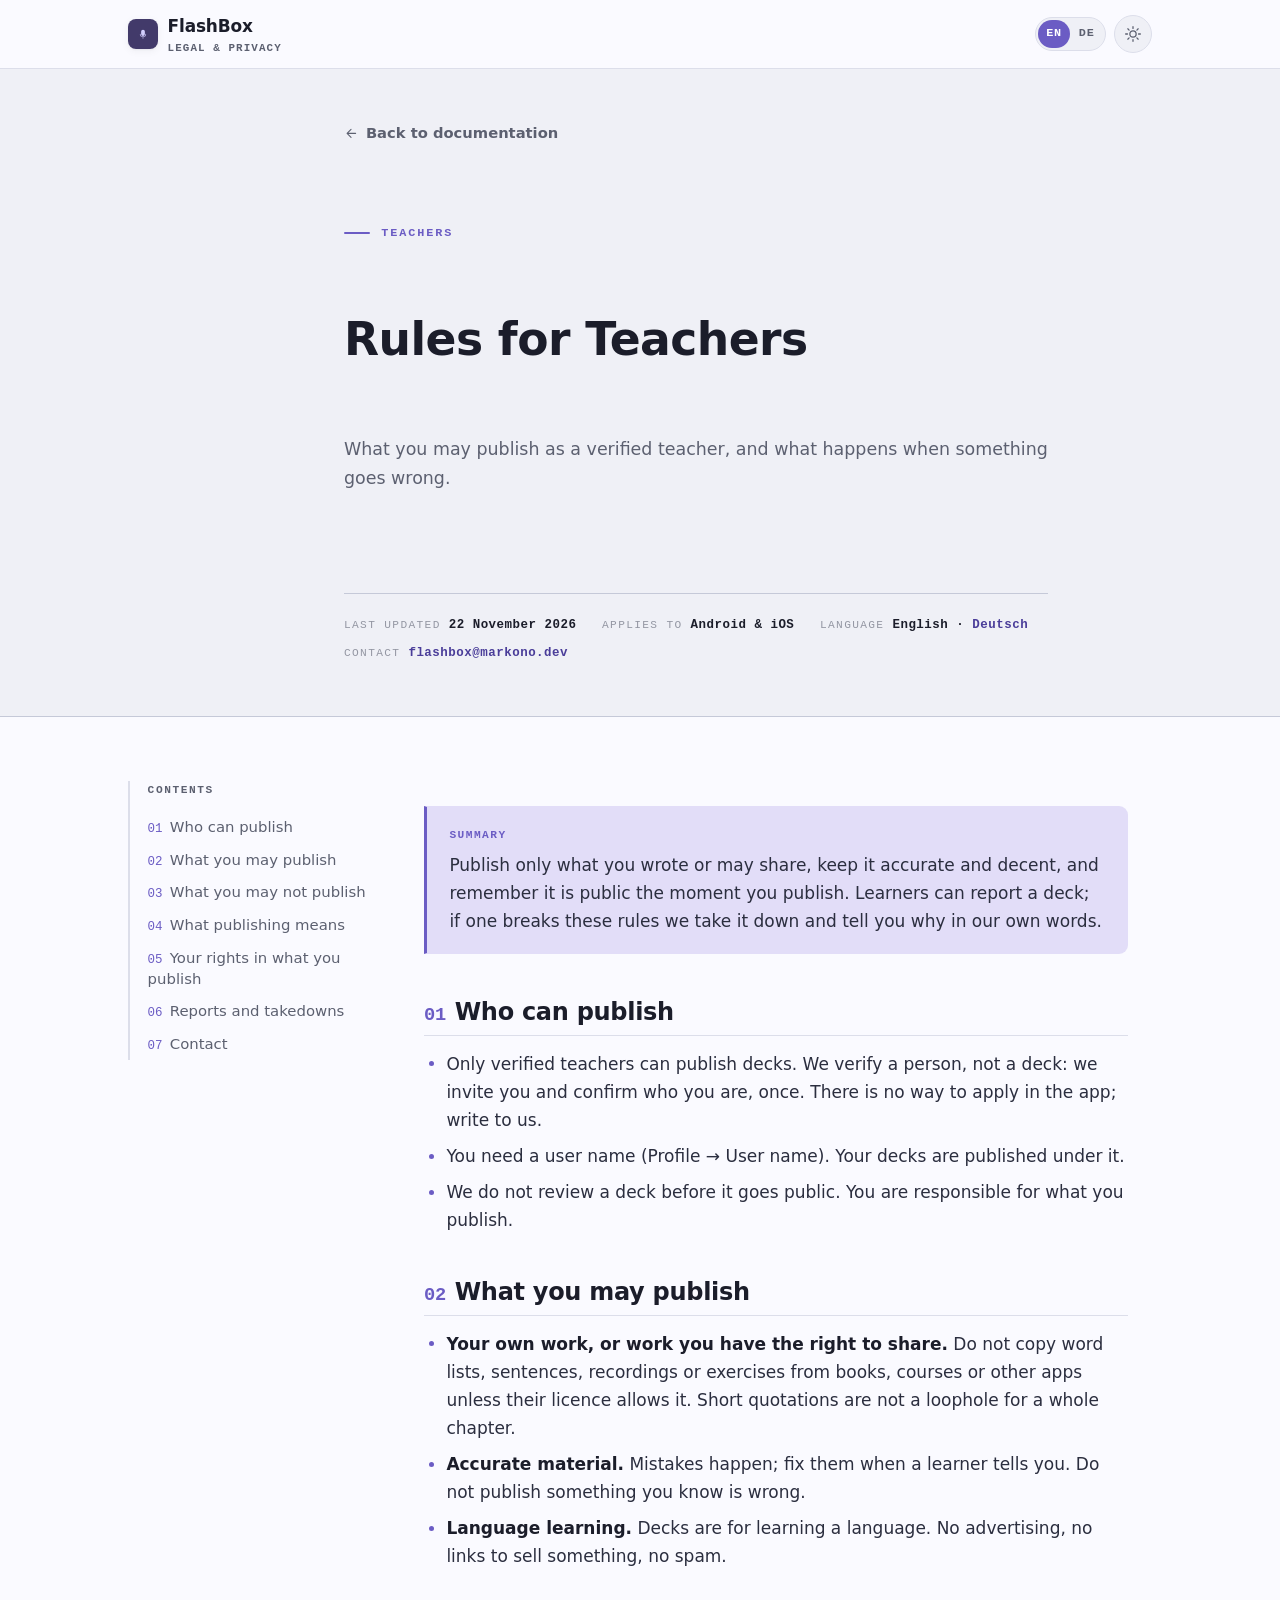
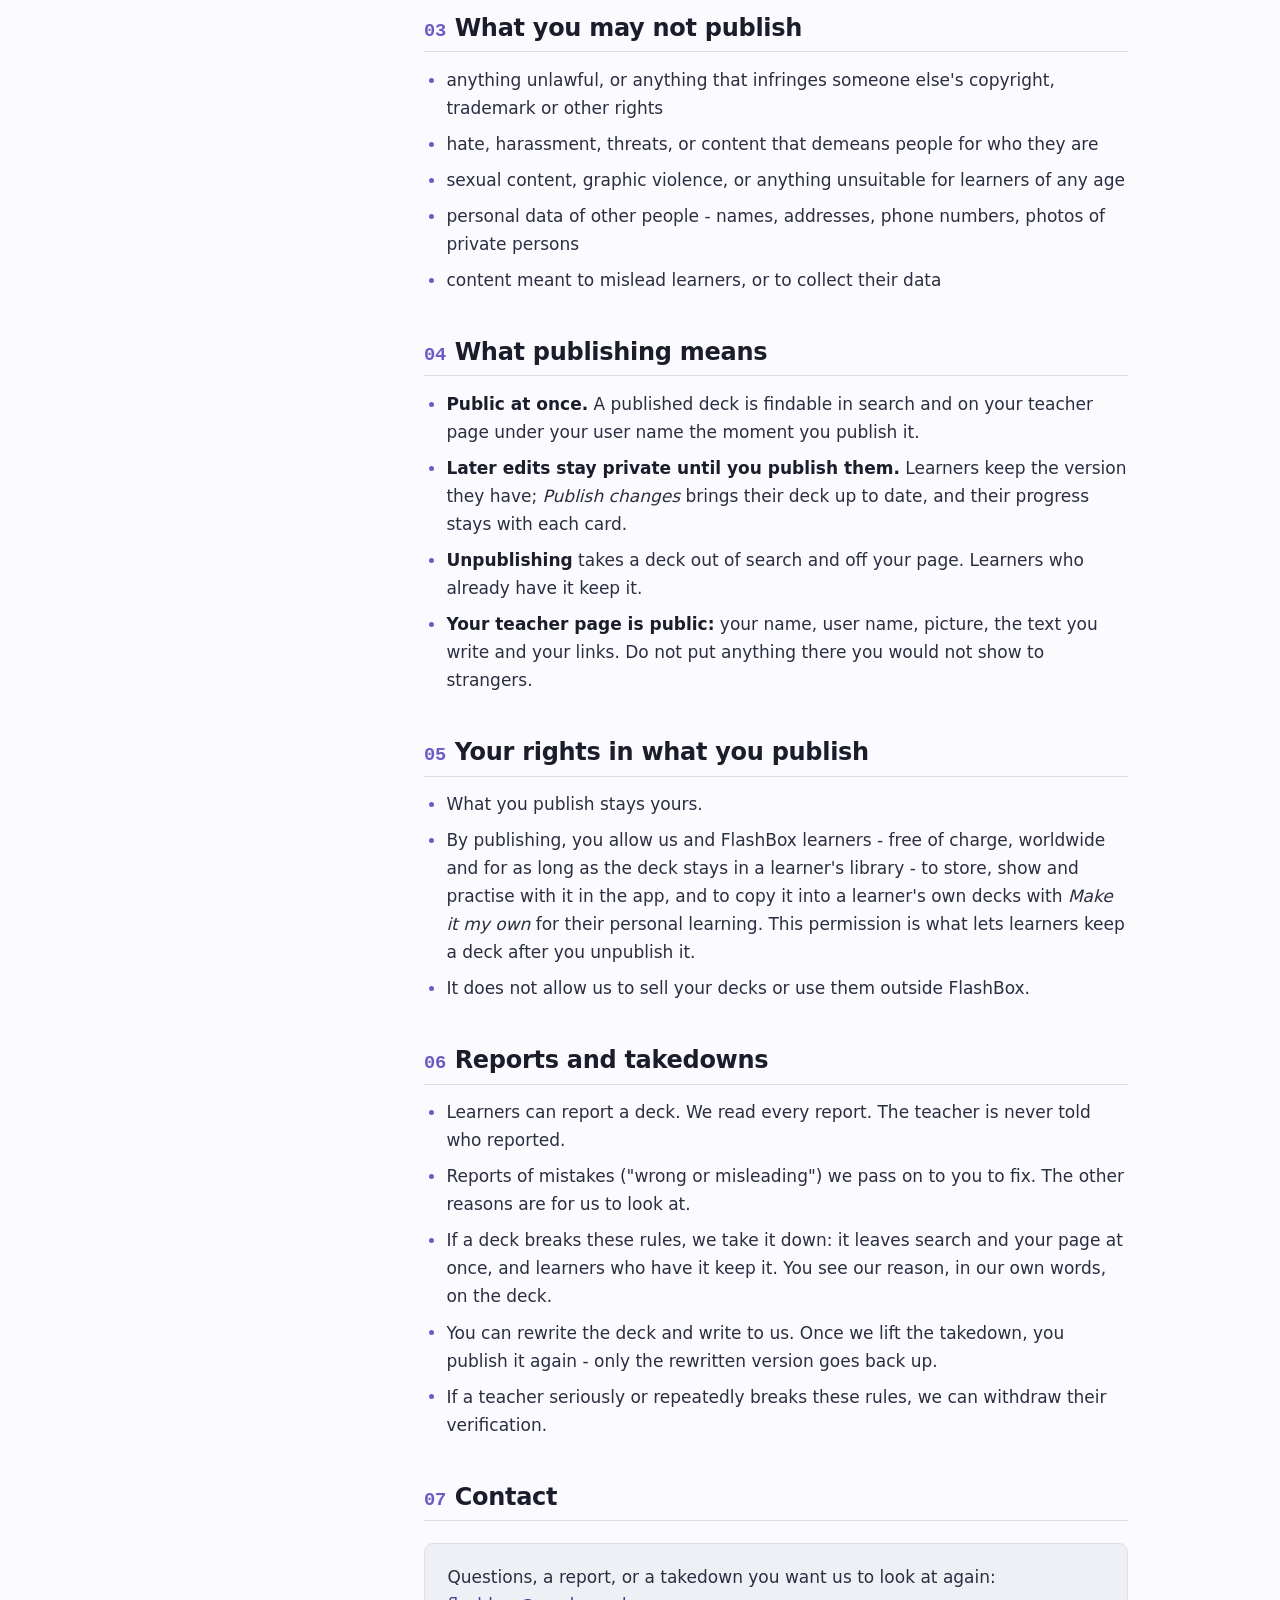
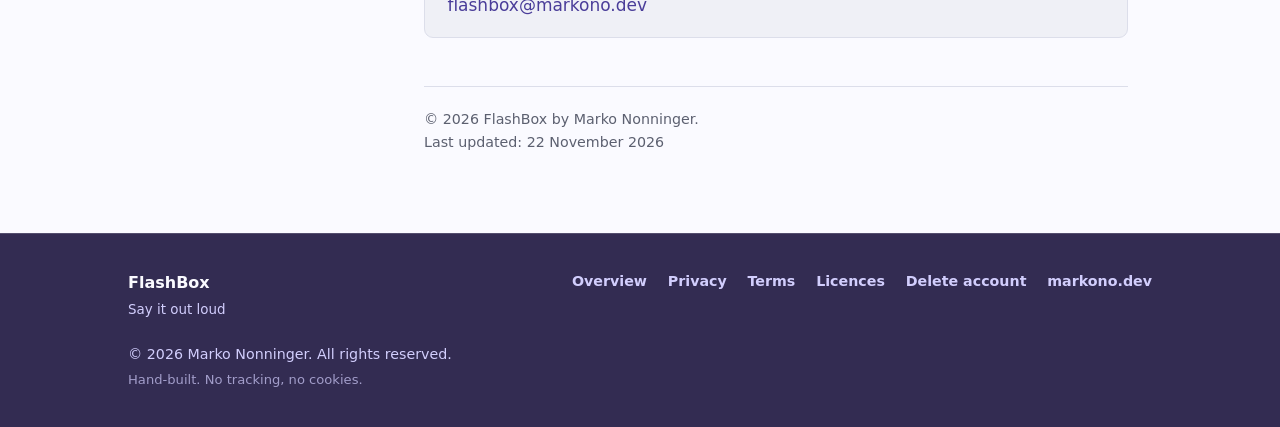
<file: teacher-rules.html>
<!DOCTYPE html>
<html lang="en" data-theme="auto">
<head>
<meta charset="UTF-8">
<meta name="viewport" content="width=device-width, initial-scale=1.0">

<title>Rules for Teachers — FlashBox</title>
<meta name="description" content="What verified teachers may publish on FlashBox, what publishing means, and how reports and takedowns work.">
<meta name="author" content="Marko Nonninger">
<link rel="canonical" href="https://markono-code.github.io/FlashBox-Docs/teacher-rules.html">
<link rel="alternate" hreflang="en" href="https://markono-code.github.io/FlashBox-Docs/teacher-rules.html">
<link rel="alternate" hreflang="de" href="https://markono-code.github.io/FlashBox-Docs/regeln-fuer-lehrkraefte.html">

<meta property="og:type" content="article">
<meta property="og:url" content="https://markono-code.github.io/FlashBox-Docs/teacher-rules.html">
<meta property="og:title" content="Rules for Teachers — FlashBox">
<meta property="og:description" content="What verified teachers may publish on FlashBox, what publishing means, and how reports and takedowns work.">

<meta name="theme-color" content="#fafaff" media="(prefers-color-scheme: light)">
<meta name="theme-color" content="#161826" media="(prefers-color-scheme: dark)">

<link rel="icon" href="assets/img/favicon.svg" type="image/svg+xml">
<link rel="stylesheet" href="assets/css/docs.css">

<script>
  (function () {
    try {
      var t = localStorage.getItem("markono.theme");
      if (t === "light" || t === "dark" || t === "auto") {
        document.documentElement.setAttribute("data-theme", t);
      }
    } catch (e) { /* private mode — the "auto" default in the markup stands */ }
  })();
</script>
</head>

<body>

<a class="skip-link" href="#main">Skip to content</a>

<header class="site-header">
  <div class="shell site-header__inner">

    <a class="brand" href="./" aria-label="FlashBox documentation — home">
      <img class="brand__logo" src="assets/img/flashbox-icon.svg" alt="" width="30" height="30">
      <span>
        <span class="brand__text">FlashBox</span>
        <span class="brand__sub">Legal &amp; Privacy</span>
      </span>
    </a>

    <div class="header-tools">
      <div class="lang-switch" role="group" aria-label="Language">
        <a class="lang-switch__btn" href="teacher-rules.html" hreflang="en" aria-current="true">EN</a>
        <a class="lang-switch__btn" href="regeln-fuer-lehrkraefte.html" hreflang="de">DE</a>
      </div>

      <button type="button" class="icon-btn" id="themeToggle"
              aria-label="Colour theme: automatic" title="Colour theme: automatic">
        <svg class="icon icon--sun" viewBox="0 0 24 24" aria-hidden="true" focusable="false">
          <circle cx="12" cy="12" r="4.2"/>
          <path d="M12 2.2v2.4M12 19.4v2.4M2.2 12h2.4M19.4 12h2.4M5.1 5.1l1.7 1.7M17.2 17.2l1.7 1.7M18.9 5.1l-1.7 1.7M6.8 17.2l-1.7 1.7"/>
        </svg>
        <svg class="icon icon--moon" viewBox="0 0 24 24" aria-hidden="true" focusable="false">
          <path d="M20.5 14.8A8.6 8.6 0 0 1 9.2 3.5a8.6 8.6 0 1 0 11.3 11.3z"/>
        </svg>
      </button>
    </div>

  </div>
</header>

<main id="main">

  <section class="doc-hero doc-hero--doc">
    <div class="shell doc-hero__inner">
      <a class="backlink" href="./">
        <svg class="icon" viewBox="0 0 24 24" aria-hidden="true" focusable="false">
          <path d="M19 12H6M11.5 5.5 5 12l6.5 6.5"/>
        </svg>
        Back to documentation
      </a>

      <p class="kicker kicker--onDark">Teachers</p>
      <h1>Rules for Teachers</h1>
      <p class="doc-hero__lead">
        What you may publish as a verified teacher, and what happens when something goes wrong.
      </p>

      <div class="doc-meta">
        <span class="doc-meta__item">
          <span class="doc-meta__key">Last updated</span>
          <span class="doc-meta__val"><time datetime="2026-11-22">22 November 2026</time></span>
        </span>
        <span class="doc-meta__item">
          <span class="doc-meta__key">Applies to</span>
          <span class="doc-meta__val">Android &amp; iOS</span>
        </span>
        <span class="doc-meta__item">
          <span class="doc-meta__key">Language</span>
          <span class="doc-meta__val">English · <a href="regeln-fuer-lehrkraefte.html" hreflang="de">Deutsch</a></span>
        </span>
        <span class="doc-meta__item">
          <span class="doc-meta__key">Contact</span>
          <span class="doc-meta__val"><a href="mailto:flashbox@markono.dev">flashbox@markono.dev</a></span>
        </span>
      </div>
    </div>
  </section>

  <div class="shell doc-layout">

    <aside class="toc" aria-labelledby="toc-title">
      <p class="toc__title" id="toc-title">Contents</p>
      <nav class="toc__list">
        <a class="toc__link" href="#who"><span class="toc__num">01</span>Who can publish</a>
        <a class="toc__link" href="#allowed"><span class="toc__num">02</span>What you may publish</a>
        <a class="toc__link" href="#not-allowed"><span class="toc__num">03</span>What you may not publish</a>
        <a class="toc__link" href="#publishing"><span class="toc__num">04</span>What publishing means</a>
        <a class="toc__link" href="#rights"><span class="toc__num">05</span>Your rights in what you publish</a>
        <a class="toc__link" href="#reports"><span class="toc__num">06</span>Reports and takedowns</a>
        <a class="toc__link" href="#contact"><span class="toc__num">07</span>Contact</a>
      </nav>
    </aside>

    <article class="legal">

      <div class="callout">
        <span class="callout__label">Summary</span>
        <p>
          Publish only what you wrote or may share, keep it accurate and decent, and remember it is public the moment you publish. Learners can report a deck; if one breaks these rules we take it down and tell you why in our own words.
        </p>
      </div>

      <h2 id="who"><span class="legal__num">01</span>Who can publish</h2>
      <ul>
        <li>Only verified teachers can publish decks. We verify a person, not a deck: we invite you and confirm who you are, once. There is no way to apply in the app; write to us.</li>
        <li>You need a user name (Profile &rarr; User name). Your decks are published under it.</li>
        <li>We do not review a deck before it goes public. You are responsible for what you publish.</li>
      </ul>

      <h2 id="allowed"><span class="legal__num">02</span>What you may publish</h2>
      <ul>
        <li><strong>Your own work, or work you have the right to share.</strong> Do not copy word lists, sentences, recordings or exercises from books, courses or other apps unless their licence allows it. Short quotations are not a loophole for a whole chapter.</li>
        <li><strong>Accurate material.</strong> Mistakes happen; fix them when a learner tells you. Do not publish something you know is wrong.</li>
        <li><strong>Language learning.</strong> Decks are for learning a language. No advertising, no links to sell something, no spam.</li>
      </ul>

      <h2 id="not-allowed"><span class="legal__num">03</span>What you may not publish</h2>
      <ul>
        <li>anything unlawful, or anything that infringes someone else's copyright, trademark or other rights</li>
        <li>hate, harassment, threats, or content that demeans people for who they are</li>
        <li>sexual content, graphic violence, or anything unsuitable for learners of any age</li>
        <li>personal data of other people - names, addresses, phone numbers, photos of private persons</li>
        <li>content meant to mislead learners, or to collect their data</li>
      </ul>

      <h2 id="publishing"><span class="legal__num">04</span>What publishing means</h2>
      <ul>
        <li><strong>Public at once.</strong> A published deck is findable in search and on your teacher page under your user name the moment you publish it.</li>
        <li><strong>Later edits stay private until you publish them.</strong> Learners keep the version they have; <em>Publish changes</em> brings their deck up to date, and their progress stays with each card.</li>
        <li><strong>Unpublishing</strong> takes a deck out of search and off your page. Learners who already have it keep it.</li>
        <li><strong>Your teacher page is public:</strong> your name, user name, picture, the text you write and your links. Do not put anything there you would not show to strangers.</li>
      </ul>

      <h2 id="rights"><span class="legal__num">05</span>Your rights in what you publish</h2>
      <ul>
        <li>What you publish stays yours.</li>
        <li>By publishing, you allow us and FlashBox learners - free of charge, worldwide and for as long as the deck stays in a learner's library - to store, show and practise with it in the app, and to copy it into a learner's own decks with <em>Make it my own</em> for their personal learning. This permission is what lets learners keep a deck after you unpublish it.</li>
        <li>It does not allow us to sell your decks or use them outside FlashBox.</li>
      </ul>

      <h2 id="reports"><span class="legal__num">06</span>Reports and takedowns</h2>
      <ul>
        <li>Learners can report a deck. We read every report. The teacher is never told who reported.</li>
        <li>Reports of mistakes ("wrong or misleading") we pass on to you to fix. The other reasons are for us to look at.</li>
        <li>If a deck breaks these rules, we take it down: it leaves search and your page at once, and learners who have it keep it. You see our reason, in our own words, on the deck.</li>
        <li>You can rewrite the deck and write to us. Once we lift the takedown, you publish it again - only the rewritten version goes back up.</li>
        <li>If a teacher seriously or repeatedly breaks these rules, we can withdraw their verification.</li>
      </ul>

      <h2 id="contact"><span class="legal__num">07</span>Contact</h2>
      <div class="panel">
        <p>Questions, a report, or a takedown you want us to look at again: <a href="mailto:flashbox@markono.dev">flashbox@markono.dev</a></p>
      </div>

      <p class="legal__foot">
        &copy; 2026 FlashBox by Marko Nonninger.<br>
        Last updated: <time datetime="2026-11-22">22 November 2026</time>
      </p>

    </article>
  </div>

</main>

<footer class="site-footer">
  <div class="shell site-footer__inner">
    <div class="site-footer__brand">
      <span class="brand__text">FlashBox</span>
      <span class="site-footer__tagline">Say it out loud</span>
    </div>

    <nav class="site-footer__links" aria-label="Documents">
      <a href="./">Overview</a>
      <a href="privacy-policy.html">Privacy</a>
      <a href="terms.html">Terms</a>
      <a href="licenses.html">Licences</a>
      <a href="delete-account/">Delete account</a>
      <a href="https://markono.dev/" rel="noopener">markono.dev</a>
    </nav>

    <div class="site-footer__meta">
      <span>&copy; <span id="year">2026</span> Marko Nonninger. All rights reserved.</span>
      <span class="site-footer__built">Hand-built. No tracking, no cookies.</span>
    </div>
  </div>
</footer>

<script src="assets/js/docs.js"></script>
</body>
</html>
</file>
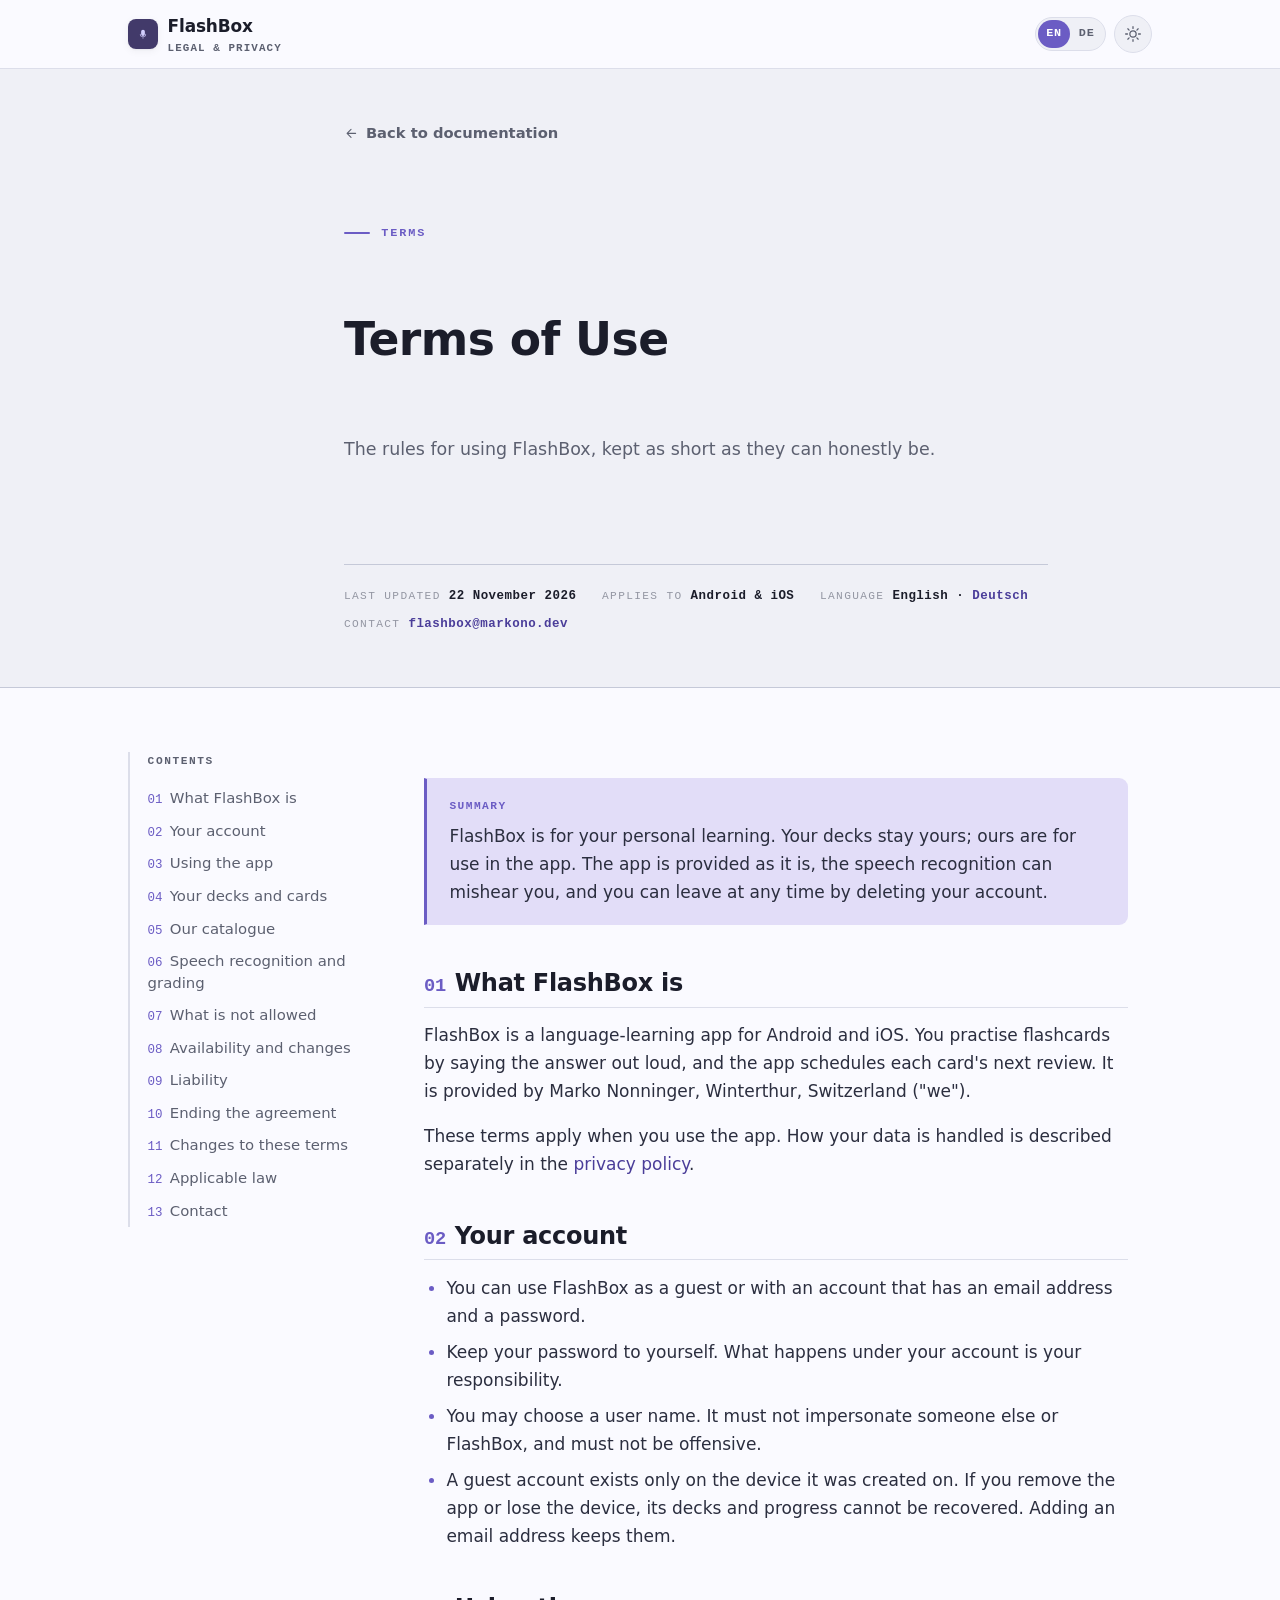
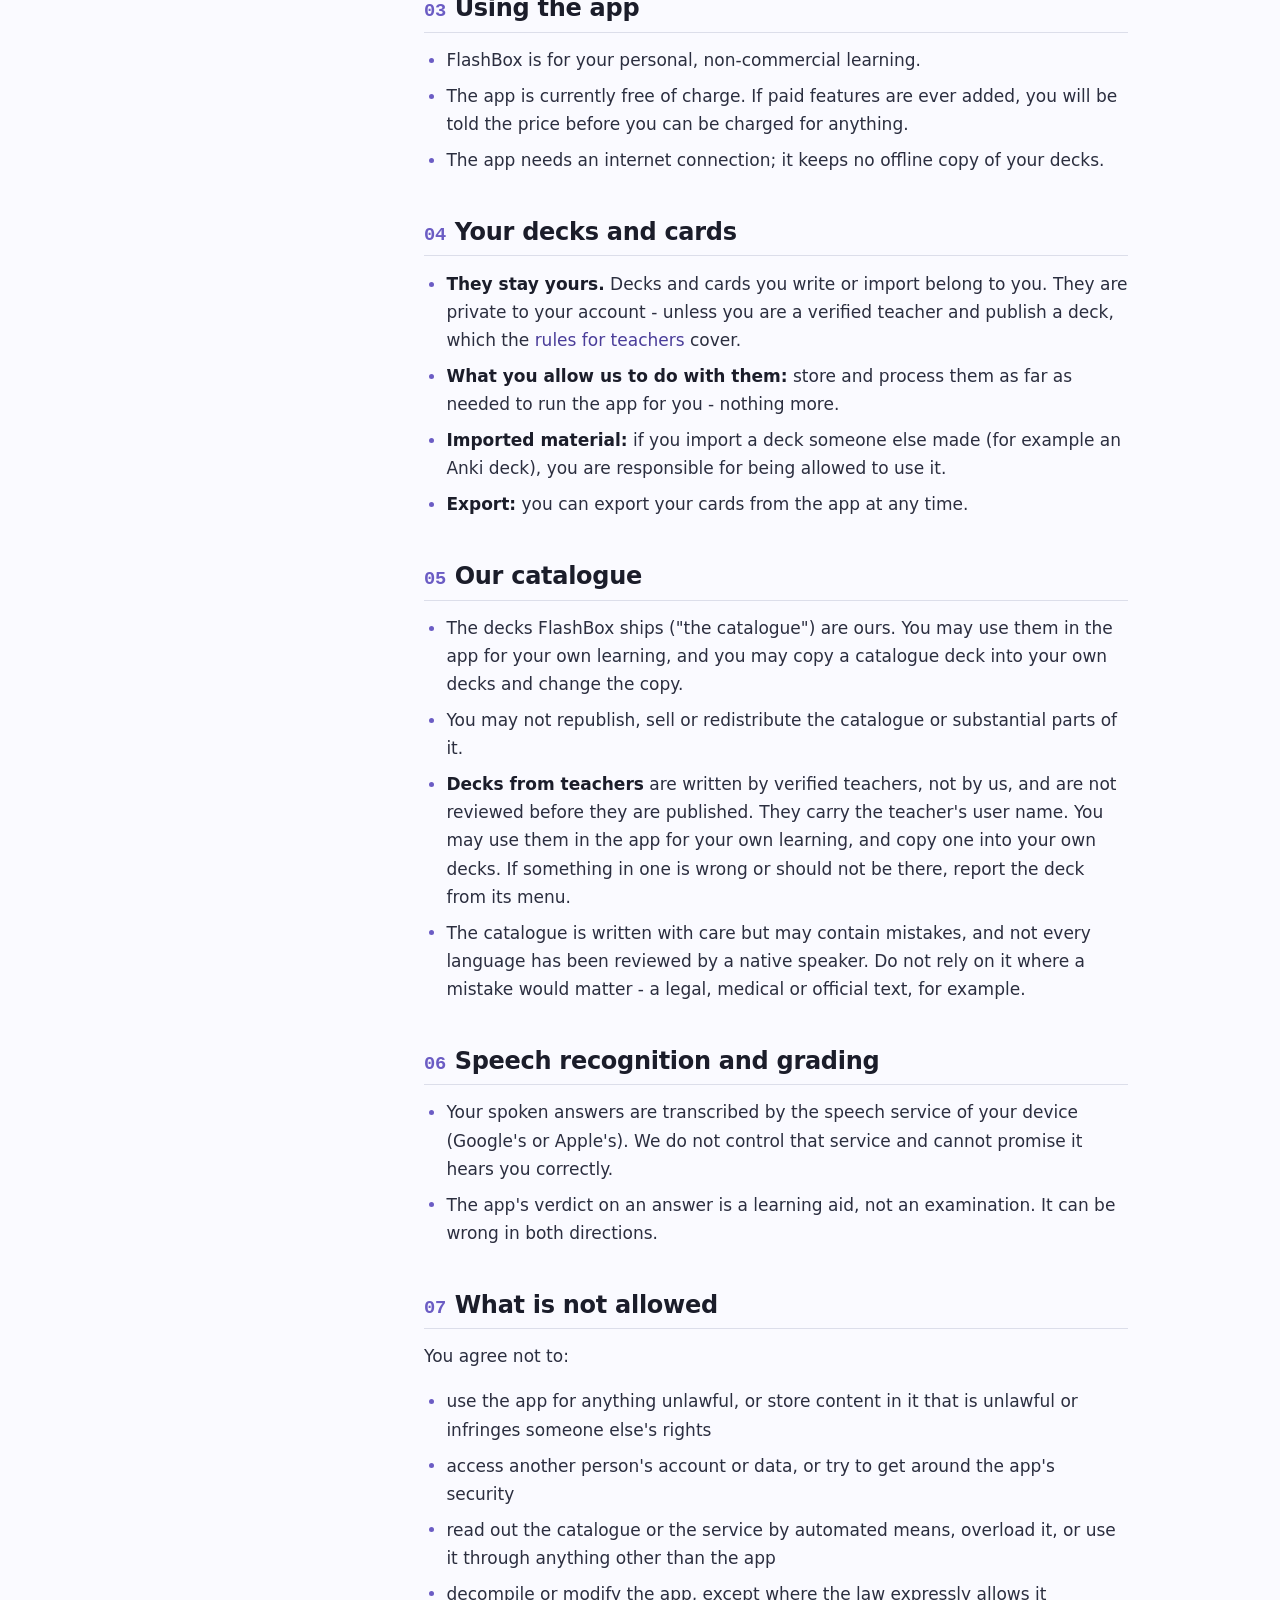
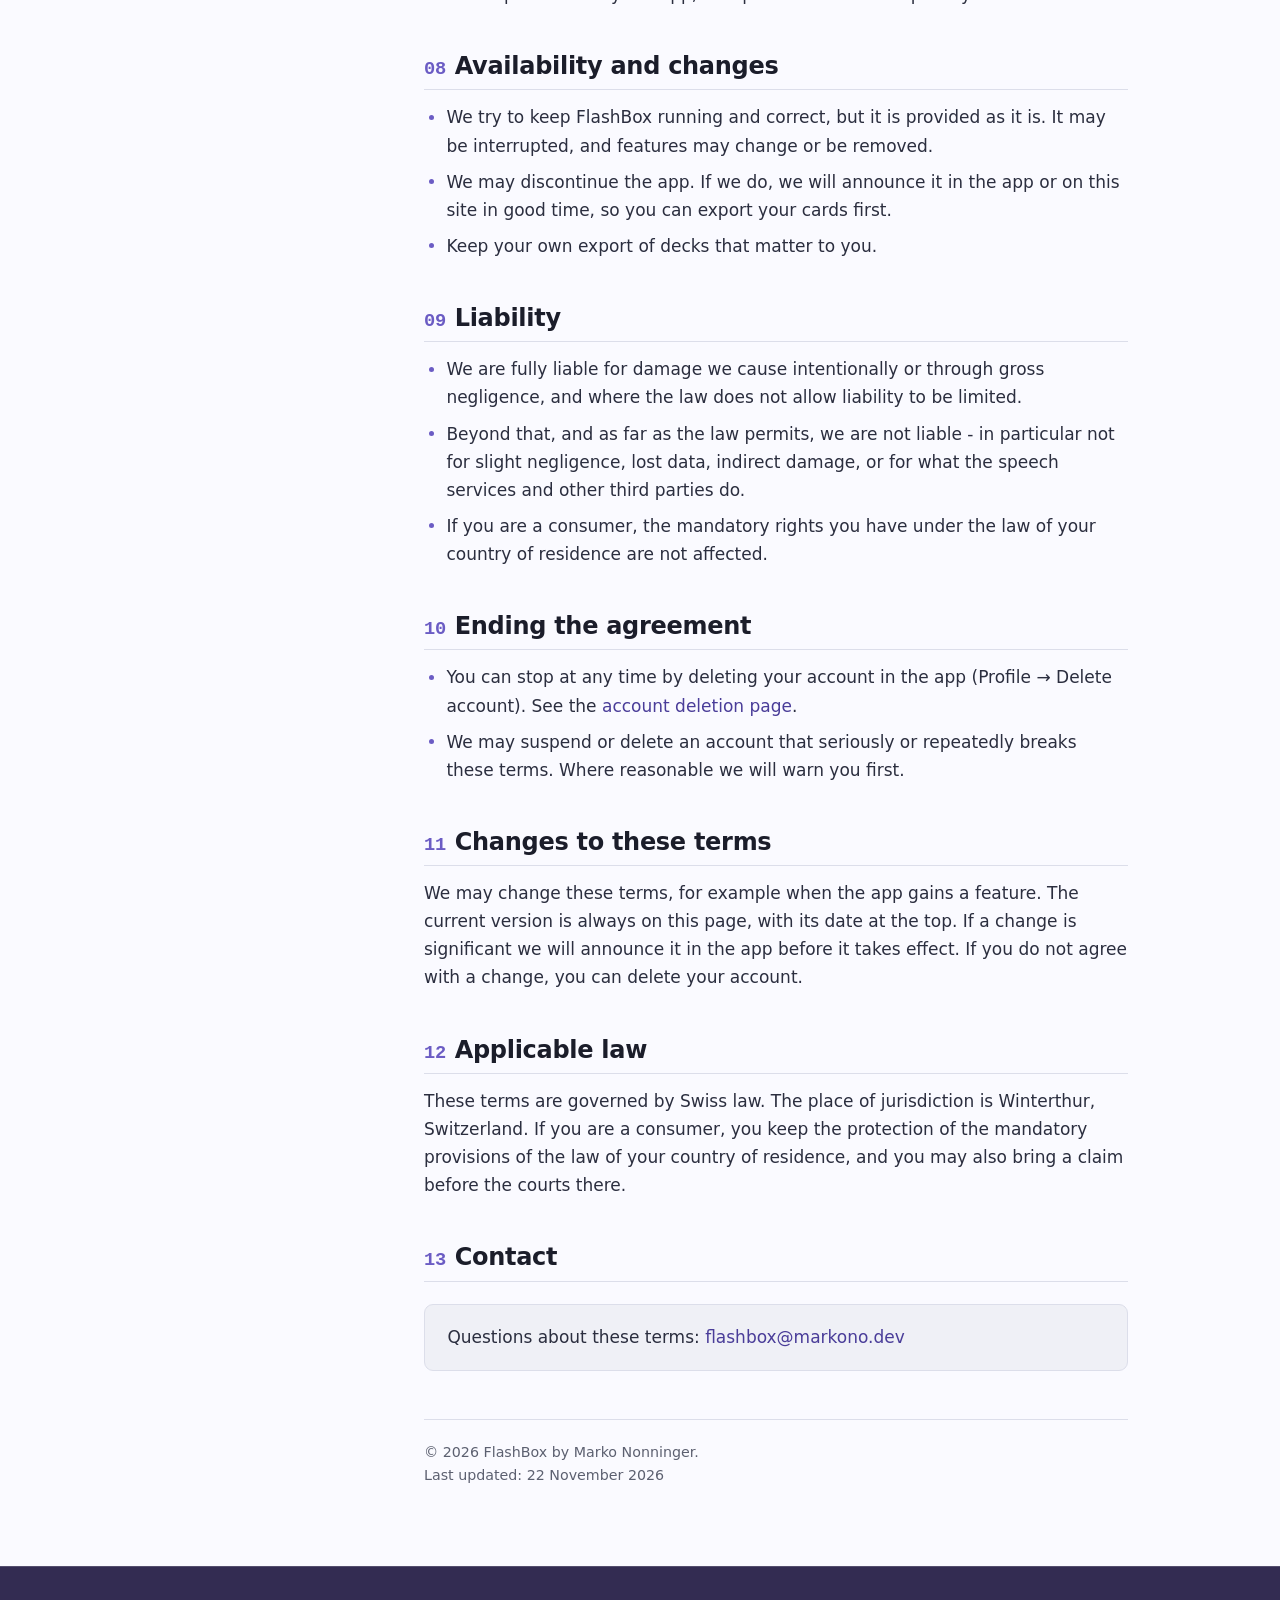
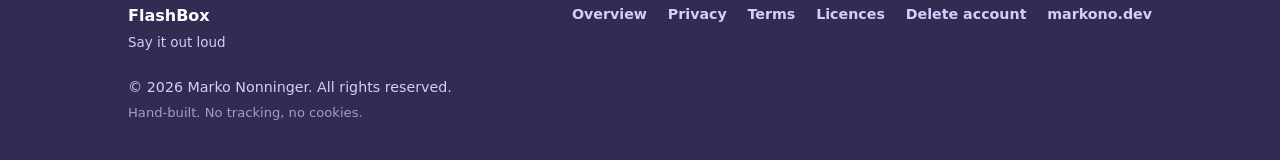
<file: terms.html>
<!DOCTYPE html>
<html lang="en" data-theme="auto">
<head>
<meta charset="UTF-8">
<meta name="viewport" content="width=device-width, initial-scale=1.0">

<title>Terms of Use — FlashBox</title>
<meta name="description" content="Terms of use for FlashBox, the spoken flashcard app: your account, your content, the catalogue, liability and applicable law.">
<meta name="author" content="Marko Nonninger">
<link rel="canonical" href="https://markono-code.github.io/FlashBox-Docs/terms.html">
<link rel="alternate" hreflang="en" href="https://markono-code.github.io/FlashBox-Docs/terms.html">
<link rel="alternate" hreflang="de" href="https://markono-code.github.io/FlashBox-Docs/nutzungsbedingungen.html">

<meta property="og:type" content="article">
<meta property="og:url" content="https://markono-code.github.io/FlashBox-Docs/terms.html">
<meta property="og:title" content="Terms of Use — FlashBox">
<meta property="og:description" content="Terms of use for FlashBox, the spoken flashcard app: your account, your content, the catalogue, liability and applicable law.">

<meta name="theme-color" content="#fafaff" media="(prefers-color-scheme: light)">
<meta name="theme-color" content="#161826" media="(prefers-color-scheme: dark)">

<link rel="icon" href="assets/img/favicon.svg" type="image/svg+xml">
<link rel="stylesheet" href="assets/css/docs.css">

<script>
  (function () {
    try {
      var t = localStorage.getItem("markono.theme");
      if (t === "light" || t === "dark" || t === "auto") {
        document.documentElement.setAttribute("data-theme", t);
      }
    } catch (e) { /* private mode — the "auto" default in the markup stands */ }
  })();
</script>
</head>

<body>

<a class="skip-link" href="#main">Skip to content</a>

<header class="site-header">
  <div class="shell site-header__inner">

    <a class="brand" href="./" aria-label="FlashBox documentation — home">
      <img class="brand__logo" src="assets/img/flashbox-icon.svg" alt="" width="30" height="30">
      <span>
        <span class="brand__text">FlashBox</span>
        <span class="brand__sub">Legal &amp; Privacy</span>
      </span>
    </a>

    <div class="header-tools">
      <div class="lang-switch" role="group" aria-label="Language">
        <a class="lang-switch__btn" href="terms.html" hreflang="en" aria-current="true">EN</a>
        <a class="lang-switch__btn" href="nutzungsbedingungen.html" hreflang="de">DE</a>
      </div>

      <button type="button" class="icon-btn" id="themeToggle"
              aria-label="Colour theme: automatic" title="Colour theme: automatic">
        <svg class="icon icon--sun" viewBox="0 0 24 24" aria-hidden="true" focusable="false">
          <circle cx="12" cy="12" r="4.2"/>
          <path d="M12 2.2v2.4M12 19.4v2.4M2.2 12h2.4M19.4 12h2.4M5.1 5.1l1.7 1.7M17.2 17.2l1.7 1.7M18.9 5.1l-1.7 1.7M6.8 17.2l-1.7 1.7"/>
        </svg>
        <svg class="icon icon--moon" viewBox="0 0 24 24" aria-hidden="true" focusable="false">
          <path d="M20.5 14.8A8.6 8.6 0 0 1 9.2 3.5a8.6 8.6 0 1 0 11.3 11.3z"/>
        </svg>
      </button>
    </div>

  </div>
</header>

<main id="main">

  <section class="doc-hero doc-hero--doc">
    <div class="shell doc-hero__inner">
      <a class="backlink" href="./">
        <svg class="icon" viewBox="0 0 24 24" aria-hidden="true" focusable="false">
          <path d="M19 12H6M11.5 5.5 5 12l6.5 6.5"/>
        </svg>
        Back to documentation
      </a>

      <p class="kicker kicker--onDark">Terms</p>
      <h1>Terms of Use</h1>
      <p class="doc-hero__lead">
        The rules for using FlashBox, kept as short as they can honestly be.
      </p>

      <div class="doc-meta">
        <span class="doc-meta__item">
          <span class="doc-meta__key">Last updated</span>
          <span class="doc-meta__val"><time datetime="2026-11-22">22 November 2026</time></span>
        </span>
        <span class="doc-meta__item">
          <span class="doc-meta__key">Applies to</span>
          <span class="doc-meta__val">Android &amp; iOS</span>
        </span>
        <span class="doc-meta__item">
          <span class="doc-meta__key">Language</span>
          <span class="doc-meta__val">English · <a href="nutzungsbedingungen.html" hreflang="de">Deutsch</a></span>
        </span>
        <span class="doc-meta__item">
          <span class="doc-meta__key">Contact</span>
          <span class="doc-meta__val"><a href="mailto:flashbox@markono.dev">flashbox@markono.dev</a></span>
        </span>
      </div>
    </div>
  </section>

  <div class="shell doc-layout">

    <aside class="toc" aria-labelledby="toc-title">
      <p class="toc__title" id="toc-title">Contents</p>
      <nav class="toc__list">
        <a class="toc__link" href="#about"><span class="toc__num">01</span>What FlashBox is</a>
        <a class="toc__link" href="#account"><span class="toc__num">02</span>Your account</a>
        <a class="toc__link" href="#use"><span class="toc__num">03</span>Using the app</a>
        <a class="toc__link" href="#content"><span class="toc__num">04</span>Your decks and cards</a>
        <a class="toc__link" href="#catalogue"><span class="toc__num">05</span>Our catalogue</a>
        <a class="toc__link" href="#speech"><span class="toc__num">06</span>Speech recognition and grading</a>
        <a class="toc__link" href="#rules"><span class="toc__num">07</span>What is not allowed</a>
        <a class="toc__link" href="#availability"><span class="toc__num">08</span>Availability and changes</a>
        <a class="toc__link" href="#liability"><span class="toc__num">09</span>Liability</a>
        <a class="toc__link" href="#ending"><span class="toc__num">10</span>Ending the agreement</a>
        <a class="toc__link" href="#changes"><span class="toc__num">11</span>Changes to these terms</a>
        <a class="toc__link" href="#law"><span class="toc__num">12</span>Applicable law</a>
        <a class="toc__link" href="#contact"><span class="toc__num">13</span>Contact</a>
      </nav>
    </aside>

    <article class="legal">

      <div class="callout">
        <span class="callout__label">Summary</span>
        <p>
          FlashBox is for your personal learning. Your decks stay yours; ours are for use in the app. The app is provided as it is, the speech recognition can mishear you, and you can leave at any time by deleting your account.
        </p>
      </div>

      <h2 id="about"><span class="legal__num">01</span>What FlashBox is</h2>
      <p>
        FlashBox is a language-learning app for Android and iOS. You practise
        flashcards by saying the answer out loud, and the app schedules each
        card's next review. It is provided by Marko Nonninger, Winterthur,
        Switzerland ("we").
      </p>
      <p>
        These terms apply when you use the app. How your data is handled is
        described separately in the <a href="privacy-policy.html">privacy policy</a>.
      </p>

      <h2 id="account"><span class="legal__num">02</span>Your account</h2>
      <ul>
        <li>You can use FlashBox as a guest or with an account that has an email address and a password.</li>
        <li>Keep your password to yourself. What happens under your account is your responsibility.</li>
        <li>You may choose a user name. It must not impersonate someone else or FlashBox, and must not be offensive.</li>
        <li>A guest account exists only on the device it was created on. If you remove the app or lose the device, its decks and progress cannot be recovered. Adding an email address keeps them.</li>
      </ul>

      <h2 id="use"><span class="legal__num">03</span>Using the app</h2>
      <ul>
        <li>FlashBox is for your personal, non-commercial learning.</li>
        <li>The app is currently free of charge. If paid features are ever added, you will be told the price before you can be charged for anything.</li>
        <li>The app needs an internet connection; it keeps no offline copy of your decks.</li>
      </ul>

      <h2 id="content"><span class="legal__num">04</span>Your decks and cards</h2>
      <ul>
        <li><strong>They stay yours.</strong> Decks and cards you write or import belong to you. They are private to your account - unless you are a verified teacher and publish a deck, which the <a href="teacher-rules.html">rules for teachers</a> cover.</li>
        <li><strong>What you allow us to do with them:</strong> store and process them as far as needed to run the app for you - nothing more.</li>
        <li><strong>Imported material:</strong> if you import a deck someone else made (for example an Anki deck), you are responsible for being allowed to use it.</li>
        <li><strong>Export:</strong> you can export your cards from the app at any time.</li>
      </ul>

      <h2 id="catalogue"><span class="legal__num">05</span>Our catalogue</h2>
      <ul>
        <li>The decks FlashBox ships ("the catalogue") are ours. You may use them in the app for your own learning, and you may copy a catalogue deck into your own decks and change the copy.</li>
        <li>You may not republish, sell or redistribute the catalogue or substantial parts of it.</li>
        <li><strong>Decks from teachers</strong> are written by verified teachers, not by us, and are not reviewed before they are published. They carry the teacher's user name. You may use them in the app for your own learning, and copy one into your own decks. If something in one is wrong or should not be there, report the deck from its menu.</li>
        <li>The catalogue is written with care but may contain mistakes, and not every language has been reviewed by a native speaker. Do not rely on it where a mistake would matter - a legal, medical or official text, for example.</li>
      </ul>

      <h2 id="speech"><span class="legal__num">06</span>Speech recognition and grading</h2>
      <ul>
        <li>Your spoken answers are transcribed by the speech service of your device (Google's or Apple's). We do not control that service and cannot promise it hears you correctly.</li>
        <li>The app's verdict on an answer is a learning aid, not an examination. It can be wrong in both directions.</li>
      </ul>

      <h2 id="rules"><span class="legal__num">07</span>What is not allowed</h2>
      <p>You agree not to:</p>
      <ul>
        <li>use the app for anything unlawful, or store content in it that is unlawful or infringes someone else's rights</li>
        <li>access another person's account or data, or try to get around the app's security</li>
        <li>read out the catalogue or the service by automated means, overload it, or use it through anything other than the app</li>
        <li>decompile or modify the app, except where the law expressly allows it</li>
      </ul>

      <h2 id="availability"><span class="legal__num">08</span>Availability and changes</h2>
      <ul>
        <li>We try to keep FlashBox running and correct, but it is provided as it is. It may be interrupted, and features may change or be removed.</li>
        <li>We may discontinue the app. If we do, we will announce it in the app or on this site in good time, so you can export your cards first.</li>
        <li>Keep your own export of decks that matter to you.</li>
      </ul>

      <h2 id="liability"><span class="legal__num">09</span>Liability</h2>
      <ul>
        <li>We are fully liable for damage we cause intentionally or through gross negligence, and where the law does not allow liability to be limited.</li>
        <li>Beyond that, and as far as the law permits, we are not liable - in particular not for slight negligence, lost data, indirect damage, or for what the speech services and other third parties do.</li>
        <li>If you are a consumer, the mandatory rights you have under the law of your country of residence are not affected.</li>
      </ul>

      <h2 id="ending"><span class="legal__num">10</span>Ending the agreement</h2>
      <ul>
        <li>You can stop at any time by deleting your account in the app (Profile &rarr; Delete account). See the <a href="delete-account/">account deletion page</a>.</li>
        <li>We may suspend or delete an account that seriously or repeatedly breaks these terms. Where reasonable we will warn you first.</li>
      </ul>

      <h2 id="changes"><span class="legal__num">11</span>Changes to these terms</h2>
      <p>
        We may change these terms, for example when the app gains a feature. The
        current version is always on this page, with its date at the top. If a
        change is significant we will announce it in the app before it takes
        effect. If you do not agree with a change, you can delete your account.
      </p>

      <h2 id="law"><span class="legal__num">12</span>Applicable law</h2>
      <p>
        These terms are governed by Swiss law. The place of jurisdiction is
        Winterthur, Switzerland. If you are a consumer, you keep the protection of
        the mandatory provisions of the law of your country of residence, and you
        may also bring a claim before the courts there.
      </p>

      <h2 id="contact"><span class="legal__num">13</span>Contact</h2>
      <div class="panel">
        <p>Questions about these terms: <a href="mailto:flashbox@markono.dev">flashbox@markono.dev</a></p>
      </div>

      <p class="legal__foot">
        &copy; 2026 FlashBox by Marko Nonninger.<br>
        Last updated: <time datetime="2026-11-22">22 November 2026</time>
      </p>

    </article>
  </div>

</main>

<footer class="site-footer">
  <div class="shell site-footer__inner">
    <div class="site-footer__brand">
      <span class="brand__text">FlashBox</span>
      <span class="site-footer__tagline">Say it out loud</span>
    </div>

    <nav class="site-footer__links" aria-label="Documents">
      <a href="./">Overview</a>
      <a href="privacy-policy.html">Privacy</a>
      <a href="terms.html">Terms</a>
      <a href="licenses.html">Licences</a>
      <a href="delete-account/">Delete account</a>
      <a href="https://markono.dev/" rel="noopener">markono.dev</a>
    </nav>

    <div class="site-footer__meta">
      <span>&copy; <span id="year">2026</span> Marko Nonninger. All rights reserved.</span>
      <span class="site-footer__built">Hand-built. No tracking, no cookies.</span>
    </div>
  </div>
</footer>

<script src="assets/js/docs.js"></script>
</body>
</html>
</file>
<file: assets/css/docs.css>
/* =============================================================================
   FlashBox — documentation stylesheet

   A sibling to markono.dev and the Tap2Card docs, not a copy. Structure, spacing,
   type scale and the component vocabulary (.shell, .kicker, .btn, .site-header,
   .site-footer) are theirs; what changes is the token block, taken from the
   app's own Color.kt (Android/app/src/main/java/com/flashbox/ui/theme/Color.kt):

       #6B5CC4  accent        (light)      #9184D9  accent        (dark)
       #4A3D99  accentText    (light)      #B5ABFC  accentPressed (dark)
       #FAFAFF  surface       (light)      #161826  bg            (dark)
       #EFF0F6  bg            (light)      #20222F  surface       (dark)

   Three deliberate choices, as the family asks: the ground is the app's own
   lavender-tinted off-white and night blue; the display face stays system sans
   (no webfont - a font link would be the only third-party request on a page
   whose footer says there is none); there is no second accent.

   No build step, no dependencies. Opening the file in a browser is the whole
   dev loop.

   Teil einer Design-Familie: markono.dev, Tap2Card-Docs, Ausgetrunken-Docs und
   FlashBox-Docs teilen Struktur, Komponentennamen, Token-Vokabular und
   Theme-Mechanik. Was sie teilen, was bewusst auseinanderlaeuft und warum es
   KEINE gemeinsame CSS-Datei gibt, steht in MarkoNoDev/docs/DESIGN_FAMILY.md.
   Aenderungen am Skelett gehoeren in alle Dateien.

   Structure
     1. Tokens          — light + dark, one place
     2. Reset & base
     3. Layout helpers  — .shell, .kicker
     4. Components      — buttons, icons, panels
     5. Header & nav
     6. Doc hero
     7. Landing page
     8. Legal documents — TOC, prose, permissions
     9. Footer
    10. Motion & print
   ============================================================================= */

/* ============================================================ 1. TOKENS ==== */

:root {
  /* Colour — light */
  --bg:            #fafaff;
  --bg-alt:        #eff0f6;
  --bg-deep:       #4a3d99;
  --bg-deep-2:     #332c52;
  --hero-bg:       #eff0f6;

  --ink:           #2b2e3f;
  --ink-strong:    #1b1d2a;
  --muted:         #5c6070;

  --line:          #dcdeea;
  --line-strong:   #c5c9d8;

  --accent:        #6b5cc4;
  --accent-strong: #4a3d99;
  --accent-soft:   #e2ddf8;
  --link:          #4a3d99;

  --on-deep:       #fafaff;
  --on-deep-soft:  #d2cefd;
  --on-deep-line:  rgba(255, 255, 255, .16);

  --warn:          #8a6320;
  --warn-bg:       #f6eddc;
  --warn-line:     #e3cfa4;

  --shadow-sm:     0 1px 2px rgba(27, 34, 43, .06), 0 2px 8px rgba(27, 34, 43, .05);
  --shadow-md:     0 2px 6px rgba(27, 34, 43, .07), 0 12px 32px rgba(27, 34, 43, .10);

  /* Type — identical to markono.dev, so no webfont and no flash of fallback. */
  --font-sans: "Segoe UI", system-ui, -apple-system, "Helvetica Neue", Arial, sans-serif;
  --font-mono: ui-monospace, "SFMono-Regular", "JetBrains Mono", "Cascadia Mono",
               Consolas, "Liberation Mono", monospace;

  /* Space & shape */
  --shell:   1120px;
  --gutter:  clamp(1.25rem, 5vw, 3rem);
  --radius:  14px;
  --radius-sm: 9px;

  --header-h: 68px;

  color-scheme: light;
}

/* Dark palette. The inline head script writes data-theme on <html>: "light",
   "dark" or "auto". Two selectors need it — an explicit dark choice, and "auto"
   while the OS is dark — so the block is repeated once inside the media query.
   Keep the two copies in sync; they are the only duplicated rules in this file. */
:root[data-theme="light"] { color-scheme: light; }

:root[data-theme="dark"] {
  --bg:            #161826;
  --bg-alt:        #20222f;
  --bg-deep:       #332c52;
  --bg-deep-2:     #12131d;
  --hero-bg:       #20222f;

  --ink:           #e9e9ed;
  --ink-strong:    #fafaff;
  --muted:         #9397ab;

  --line:          #33364a;
  --line-strong:   #4b5066;

  --accent:        #9184d9;
  --accent-strong: #b5abfc;
  --accent-soft:   #332c52;
  --link:          #b5abfc;

  --on-deep:       #e9e9ed;
  --on-deep-soft:  #d2cefd;
  --on-deep-line:  rgba(255, 255, 255, .12);

  --warn:          #e0b970;
  --warn-bg:       #33280f;
  --warn-line:     #574417;

  --shadow-sm:     0 1px 2px rgba(0, 0, 0, .3), 0 2px 8px rgba(0, 0, 0, .22);
  --shadow-md:     0 2px 6px rgba(0, 0, 0, .35), 0 12px 32px rgba(0, 0, 0, .3);

  color-scheme: dark;
}

@media (prefers-color-scheme: dark) {
  :root[data-theme="auto"] {
    --bg:            #161826;
    --bg-alt:        #20222f;
    --bg-deep:       #332c52;
    --bg-deep-2:     #12131d;
    --hero-bg:       #20222f;

    --ink:           #e9e9ed;
    --ink-strong:    #fafaff;
    --muted:         #9397ab;

    --line:          #33364a;
    --line-strong:   #4b5066;

    --accent:        #9184d9;
    --accent-strong: #b5abfc;
    --accent-soft:   #332c52;
    --link:          #b5abfc;

    --on-deep:       #e9e9ed;
    --on-deep-soft:  #d2cefd;
    --on-deep-line:  rgba(255, 255, 255, .12);

    --warn:          #e0b970;
    --warn-bg:       #33280f;
    --warn-line:     #574417;

    --shadow-sm:     0 1px 2px rgba(0, 0, 0, .3), 0 2px 8px rgba(0, 0, 0, .22);
    --shadow-md:     0 2px 6px rgba(0, 0, 0, .35), 0 12px 32px rgba(0, 0, 0, .3);

    color-scheme: dark;
  }
}


/* ==================================================== 2. RESET & BASE ==== */

*, *::before, *::after { box-sizing: border-box; }

html {
  scroll-behavior: smooth;
  scroll-padding-top: calc(var(--header-h) + 20px);
  -webkit-text-size-adjust: 100%;
}

body {
  margin: 0;
  background: var(--bg);
  color: var(--ink);
  font-family: var(--font-sans);
  font-size: 1.0625rem;
  line-height: 1.65;
  -webkit-font-smoothing: antialiased;
  text-rendering: optimizeLegibility;
}

h1, h2, h3, h4 {
  margin: 0;
  color: var(--ink-strong);
  line-height: 1.18;
  font-weight: 700;
  letter-spacing: -0.012em;
}

p { margin: 0 0 1.05em; }
p:last-child { margin-bottom: 0; }

ul, ol { margin: 0; padding: 0; list-style: none; }

a { color: var(--link); text-decoration: none; }
a:hover { text-decoration: underline; text-underline-offset: 3px; }

strong { font-weight: 700; color: var(--ink-strong); }

img { max-width: 100%; height: auto; display: block; }

:focus-visible {
  outline: 2px solid var(--accent);
  outline-offset: 3px;
  border-radius: 4px;
}

.skip-link {
  position: absolute;
  left: -9999px;
  top: 0;
  z-index: 200;
  background: var(--accent);
  color: #fff;
  padding: 12px 20px;
  border-radius: 0 0 var(--radius-sm) 0;
  font-weight: 600;
}
.skip-link:focus { left: 0; text-decoration: none; }

.visually-hidden {
  position: absolute;
  width: 1px; height: 1px;
  margin: -1px; padding: 0;
  overflow: hidden;
  clip: rect(0 0 0 0);
  white-space: nowrap;
  border: 0;
}


/* =================================================== 3. LAYOUT HELPERS ==== */

.shell {
  width: 100%;
  max-width: var(--shell);
  margin-inline: auto;
  padding-inline: var(--gutter);
}

.section { padding-block: clamp(3rem, 7vw, 5rem); }
.section--alt { background: var(--bg-alt); border-block: 1px solid var(--line); }

/* Small mono label above a title — the "code" side of the brand, carried over
   from markono.dev unchanged because it is the most recognisable element there. */
.kicker {
  font-family: var(--font-mono);
  font-size: .74rem;
  font-weight: 600;
  letter-spacing: .16em;
  text-transform: uppercase;
  color: var(--accent);
  margin: 0 0 .85rem;
  display: flex;
  align-items: center;
  gap: .7rem;
}
.kicker::before {
  content: "";
  width: 26px;
  height: 2px;
  background: currentColor;
  flex: 0 0 auto;
  border-radius: 2px;
}
.kicker--onDark { color: var(--on-deep-soft); }


/* ======================================================= 4. COMPONENTS ==== */

.icon {
  width: 1.15em;
  height: 1.15em;
  flex: 0 0 auto;
  fill: none;
  stroke: currentColor;
  stroke-width: 1.7;
  stroke-linecap: round;
  stroke-linejoin: round;
}

.btn {
  --btn-bg: transparent;
  --btn-fg: var(--ink-strong);
  --btn-bd: var(--line-strong);

  display: inline-flex;
  align-items: center;
  justify-content: center;
  gap: .55em;
  padding: .78em 1.5em;
  border: 1px solid var(--btn-bd);
  border-radius: 999px;
  background: var(--btn-bg);
  color: var(--btn-fg);
  font: inherit;
  font-size: .975rem;
  font-weight: 600;
  line-height: 1.2;
  cursor: pointer;
  transition: transform .18s ease, box-shadow .18s ease,
              background-color .18s ease, border-color .18s ease, color .18s ease;
}
.btn:hover {
  text-decoration: none;
  transform: translateY(-2px);
  box-shadow: var(--shadow-sm);
}
.btn:active { transform: translateY(0); }

.btn--primary {
  --btn-bg: var(--accent);
  --btn-fg: #ffffff;
  --btn-bd: var(--accent);
}
.btn--primary:hover { --btn-bg: var(--accent-strong); --btn-bd: var(--accent-strong); }
/* The dark accent is a light turquoise, so filled buttons flip to dark ink. */
:root[data-theme="dark"] .btn--primary { --btn-fg: #161826; }
@media (prefers-color-scheme: dark) {
  :root[data-theme="auto"] .btn--primary { --btn-fg: #161826; }
}

.btn--outline { --btn-bg: var(--bg); }
.btn--outline:hover { --btn-bd: var(--accent); --btn-fg: var(--accent); }

.btn--ghost {
  --btn-bg: transparent;
  --btn-fg: var(--on-deep);
  --btn-bd: var(--on-deep-line);
}
.btn--ghost:hover { --btn-bd: var(--on-deep); }

.btn--small { padding: .6em 1.15em; font-size: .89rem; }

.btn-row { display: flex; flex-wrap: wrap; gap: .7rem; }

/* Panels ----------------------------------------------------------------- */

/* The lead callout at the top of each policy — the one thing a reader who
   scrolls no further should still take away. */
.callout {
  background: var(--accent-soft);
  border: 1px solid transparent;
  border-left: 3px solid var(--accent);
  border-radius: 0 var(--radius-sm) var(--radius-sm) 0;
  padding: 1.15rem 1.4rem;
  margin-block: 1.6rem;
}
.callout p { margin-bottom: .6em; }
.callout__label {
  display: block;
  font-family: var(--font-mono);
  font-size: .7rem;
  font-weight: 700;
  letter-spacing: .13em;
  text-transform: uppercase;
  color: var(--accent);
  margin-bottom: .4rem;
}

/* Quiet bordered block for contact blocks and factual notes. */
.panel {
  background: var(--bg-alt);
  border: 1px solid var(--line);
  border-radius: var(--radius-sm);
  padding: 1.15rem 1.4rem;
  margin-block: 1.4rem;
}
.panel--warn {
  background: var(--warn-bg);
  border-color: var(--warn-line);
}
.panel--warn .panel__label { color: var(--warn); }
.panel__label {
  display: block;
  font-family: var(--font-mono);
  font-size: .7rem;
  font-weight: 700;
  letter-spacing: .13em;
  text-transform: uppercase;
  color: var(--muted);
  margin-bottom: .45rem;
}


/* ==================================================== 5. HEADER & NAV ==== */

.site-header {
  position: sticky;
  top: 0;
  z-index: 100;
  background: color-mix(in srgb, var(--bg) 88%, transparent);
  backdrop-filter: saturate(160%) blur(12px);
  -webkit-backdrop-filter: saturate(160%) blur(12px);
  border-bottom: 1px solid var(--line);
}

.site-header__inner {
  min-height: var(--header-h);
  display: flex;
  align-items: center;
  gap: 1rem;
  padding-block: .5rem;
}

.brand {
  display: inline-flex;
  align-items: center;
  gap: .6rem;
  color: var(--ink-strong);
  font-weight: 700;
  letter-spacing: -0.01em;
  margin-right: auto;
}
.brand:hover { text-decoration: none; }
.brand__logo {
  width: 30px;
  height: 30px;
  border-radius: 8px;
  flex: 0 0 auto;
  box-shadow: var(--shadow-sm);
}
.brand__text { font-size: 1.06rem; }
.brand__sub {
  display: block;
  font-family: var(--font-mono);
  font-size: .68rem;
  font-weight: 600;
  letter-spacing: .1em;
  text-transform: uppercase;
  color: var(--muted);
  line-height: 1.3;
}

.header-tools { display: flex; align-items: center; gap: .5rem; }

/* Language pair. Unlike markono.dev these are links, not buttons — each
   language is its own document here, which is what a legal page wants. */
.lang-switch {
  display: inline-flex;
  border: 1px solid var(--line);
  border-radius: 999px;
  padding: 2px;
  background: var(--bg-alt);
}
.lang-switch__btn {
  appearance: none;
  border: 0;
  background: transparent;
  color: var(--muted);
  font: inherit;
  font-family: var(--font-mono);
  font-size: .74rem;
  font-weight: 700;
  letter-spacing: .06em;
  padding: .38em .72em;
  border-radius: 999px;
  cursor: pointer;
  transition: background-color .18s ease, color .18s ease;
}
.lang-switch__btn:hover { color: var(--ink-strong); text-decoration: none; }
.lang-switch__btn[aria-current="true"] {
  background: var(--accent);
  color: #fff;
}
.lang-switch__btn[aria-current="true"]:hover { color: #fff; }
:root[data-theme="dark"] .lang-switch__btn[aria-current="true"],
:root[data-theme="dark"] .lang-switch__btn[aria-current="true"]:hover { color: #161826; }
@media (prefers-color-scheme: dark) {
  :root[data-theme="auto"] .lang-switch__btn[aria-current="true"],
  :root[data-theme="auto"] .lang-switch__btn[aria-current="true"]:hover { color: #161826; }
}

.icon-btn {
  appearance: none;
  display: inline-grid;
  place-items: center;
  width: 38px; height: 38px;
  border: 1px solid var(--line);
  border-radius: 999px;
  background: var(--bg-alt);
  color: var(--muted);
  cursor: pointer;
  transition: color .18s ease, border-color .18s ease;
}
.icon-btn:hover { color: var(--ink-strong); border-color: var(--line-strong); }
.icon-btn .icon { width: 18px; height: 18px; }

/* Sun by day, moon by night — one is always hidden. */
.icon--moon { display: none; }
:root[data-theme="dark"] .icon--sun  { display: none; }
:root[data-theme="dark"] .icon--moon { display: block; }
@media (prefers-color-scheme: dark) {
  :root[data-theme="auto"] .icon--sun  { display: none; }
  :root[data-theme="auto"] .icon--moon { display: block; }
}

@media (max-width: 520px) {
  .brand__text { font-size: .98rem; }
  .brand__sub { display: none; }
}


/* ======================================================== 6. DOC HERO ==== */

/* The hero is a quiet tinted band, not a block of brand colour. It used to be a
   full-strength field of the accent across the whole width, which shouted louder
   than the text it framed. Instead of restyling every child, the block redefines
   the three --on-deep tokens to the ordinary text tokens: every rule underneath
   keeps working, and it resolves correctly in both themes at once. */
.doc-hero {
  --on-deep:      var(--ink-strong);
  --on-deep-soft: var(--muted);
  --on-deep-line: var(--line-strong);

  background: var(--hero-bg);
  color: var(--ink);
  padding-block: clamp(2.25rem, 5vw, 3.25rem);
  border-bottom: 1px solid var(--line-strong);
}
.doc-hero .kicker--onDark { color: var(--accent); }
.doc-hero__inner { max-width: 52rem; }

/* On a document page the prose starts after the contents rail, so the heading
   has to start there too — otherwise the title floats a column to the left of
   everything it introduces. Same grid, same gap, content in the second track. */
.doc-hero--doc .doc-hero__inner {
  max-width: none;
  display: grid;
  grid-template-columns: 15rem minmax(0, 1fr);
  gap: clamp(2rem, 5vw, 3.5rem);
}
.doc-hero--doc .doc-hero__inner > * { grid-column: 2; max-width: 44rem; }
@media (max-width: 900px) {
  .doc-hero--doc .doc-hero__inner { display: block; }
}
.doc-hero h1 {
  color: var(--on-deep);
  font-size: clamp(1.9rem, 4.6vw, 2.85rem);
  margin-bottom: .8rem;
}
.doc-hero__lead {
  color: var(--on-deep-soft);
  font-size: 1.09rem;
  max-width: 44rem;
}

/* Facts under the title: app, version scope, last updated. */
.doc-meta {
  display: flex;
  flex-wrap: wrap;
  gap: .5rem 1.6rem;
  margin-top: 1.6rem;
  padding-top: 1.3rem;
  border-top: 1px solid var(--on-deep-line);
  font-family: var(--font-mono);
  font-size: .78rem;
  letter-spacing: .04em;
  color: var(--on-deep-soft);
}
.doc-meta__item { display: flex; align-items: baseline; gap: .5rem; }
.doc-meta__key { opacity: .62; text-transform: uppercase; letter-spacing: .12em; font-size: .7rem; }
.doc-meta__val { color: var(--on-deep); font-weight: 600; }


/* ==================================================== 7. LANDING PAGE ==== */

.doc-cards {
  display: grid;
  grid-template-columns: repeat(auto-fit, minmax(15.5rem, 1fr));
  gap: 1.1rem;
  margin-top: 2rem;
}

.doc-card {
  display: flex;
  flex-direction: column;
  gap: .55rem;
  background: var(--bg);
  border: 1px solid var(--line);
  border-radius: var(--radius);
  padding: 1.5rem 1.5rem 1.6rem;
  color: var(--ink);
  transition: transform .18s ease, box-shadow .18s ease, border-color .18s ease;
}
.doc-card:hover {
  text-decoration: none;
  transform: translateY(-3px);
  border-color: var(--accent);
  box-shadow: var(--shadow-md);
}
.doc-card__lang {
  font-family: var(--font-mono);
  font-size: .68rem;
  font-weight: 700;
  letter-spacing: .14em;
  text-transform: uppercase;
  color: var(--accent);
}
.doc-card__title { font-size: 1.2rem; }
.doc-card__text { color: var(--muted); font-size: .96rem; margin: 0; }
.doc-card__go {
  margin-top: auto;
  padding-top: .9rem;
  display: inline-flex;
  align-items: center;
  gap: .4rem;
  color: var(--accent);
  font-weight: 600;
  font-size: .93rem;
}
.doc-card:hover .doc-card__go .icon { transform: translateX(3px); }
.doc-card__go .icon { width: 1em; height: 1em; transition: transform .18s ease; }

/* Two-up contact strip at the bottom of the landing page. */
.info-grid {
  display: grid;
  grid-template-columns: repeat(auto-fit, minmax(16rem, 1fr));
  gap: 1.1rem;
  margin-top: 2rem;
}
.info-tile {
  background: var(--bg);
  border: 1px solid var(--line);
  border-radius: var(--radius);
  padding: 1.35rem 1.5rem;
}
.info-tile h3 { font-size: 1.02rem; margin-bottom: .4rem; }
.info-tile p { color: var(--muted); font-size: .95rem; margin: 0; }
.info-tile a { font-weight: 600; }


/* ================================================ 8. LEGAL DOCUMENTS ==== */

.doc-layout {
  display: grid;
  grid-template-columns: 15rem minmax(0, 1fr);
  gap: clamp(2rem, 5vw, 3.5rem);
  align-items: start;
  padding-block: clamp(2.5rem, 6vw, 4rem);
}
@media (max-width: 900px) {
  .doc-layout { grid-template-columns: minmax(0, 1fr); gap: 2rem; }
}

/* Contents rail. Sticky beside the text on desktop, a plain block above it on
   small screens — a ten-section policy is otherwise a wall. */
.toc {
  position: sticky;
  top: calc(var(--header-h) + 20px);
  border-left: 2px solid var(--line);
  padding-left: 1.1rem;
}
@media (max-width: 900px) {
  .toc {
    position: static;
    border-left: 0;
    padding: 1.2rem 1.4rem;
    background: var(--bg-alt);
    border: 1px solid var(--line);
    border-radius: var(--radius-sm);
  }
}
.toc__title {
  font-family: var(--font-mono);
  font-size: .7rem;
  font-weight: 700;
  letter-spacing: .14em;
  text-transform: uppercase;
  color: var(--muted);
  margin-bottom: .8rem;
}
.toc__list { display: flex; flex-direction: column; gap: .1rem; }
.toc__link {
  display: block;
  padding: .3rem 0;
  color: var(--muted);
  font-size: .93rem;
  line-height: 1.4;
  transition: color .16s ease;
}
.toc__link:hover { color: var(--accent); text-decoration: none; }
.toc__num {
  font-family: var(--font-mono);
  font-size: .78rem;
  color: var(--accent);
  margin-right: .45rem;
}

/* The prose itself. Measure is capped so long clauses stay readable. */
.legal { max-width: 44rem; }

.legal h2 {
  font-size: clamp(1.25rem, 2.4vw, 1.5rem);
  margin-top: 2.75rem;
  margin-bottom: .85rem;
  padding-bottom: .55rem;
  border-bottom: 1px solid var(--line);
  scroll-margin-top: calc(var(--header-h) + 20px);
}
.legal > h2:first-child { margin-top: 0; }

.legal h2 .legal__num {
  font-family: var(--font-mono);
  font-size: .78em;
  color: var(--accent);
  margin-right: .55rem;
}

.legal h3 {
  font-size: 1.03rem;
  margin-top: 1.6rem;
  margin-bottom: .55rem;
  color: var(--ink-strong);
}

.legal p { margin-bottom: 1em; }

.legal ul {
  list-style: none;
  display: flex;
  flex-direction: column;
  gap: .5rem;
  margin-bottom: 1.15em;
}
.legal ul li {
  position: relative;
  padding-left: 1.4rem;
}
.legal ul li::before {
  content: "";
  position: absolute;
  left: .3rem;
  top: .68em;
  width: 5px; height: 5px;
  border-radius: 50%;
  background: var(--accent);
}
.legal ul ul { margin-top: .5rem; margin-bottom: 0; }

.legal .callout ul,
.legal .panel ul { margin-bottom: 0; }
.legal .callout p:last-child,
.legal .panel p:last-child { margin-bottom: 0; }

/* App permissions — three cards, each with a stroke icon in the header. The
   emoji the old page used are replaced by icons from the markono.dev set so
   both languages render identically on every platform. */
.perm-grid {
  display: grid;
  grid-template-columns: repeat(auto-fit, minmax(14rem, 1fr));
  gap: 1rem;
  margin-block: 1.4rem;
}
.perm-card {
  background: var(--bg-alt);
  border: 1px solid var(--line);
  border-radius: var(--radius-sm);
  padding: 1.2rem 1.3rem;
}
.perm-card__head {
  display: flex;
  align-items: center;
  gap: .6rem;
  margin-bottom: .7rem;
  padding-bottom: .7rem;
  border-bottom: 1px solid var(--line);
}
.perm-card__head .icon { color: var(--accent); width: 1.3em; height: 1.3em; }
.perm-card__head h3 { margin: 0; font-size: .99rem; }
.perm-card p { font-size: .93rem; margin-bottom: .55em; }
.perm-card p:last-child { margin-bottom: 0; }
.perm-card .perm-card__key {
  font-family: var(--font-mono);
  font-size: .68rem;
  font-weight: 700;
  letter-spacing: .1em;
  text-transform: uppercase;
  color: var(--muted);
  display: block;
}

/* Back link above the hero on sub-pages. */
.backlink {
  display: inline-flex;
  align-items: center;
  gap: .45rem;
  color: var(--on-deep-soft);
  font-size: .92rem;
  font-weight: 600;
  margin-bottom: 1.4rem;
}
.backlink:hover { color: var(--on-deep); text-decoration: none; }
.backlink .icon { width: 1em; height: 1em; }
.backlink:hover .icon { transform: translateX(-3px); }
.backlink .icon { transition: transform .18s ease; }

/* Foot of a legal document — the revision line, quiet. */
.legal__foot {
  margin-top: 3rem;
  padding-top: 1.3rem;
  border-top: 1px solid var(--line);
  color: var(--muted);
  font-size: .89rem;
}

/* The bilingual deletion page stacks two language blocks; this rules them off. */
.lang-block + .lang-block {
  margin-top: 3.5rem;
  padding-top: 3rem;
  border-top: 1px solid var(--line);
}
.lang-block__tag {
  display: inline-flex;
  align-items: center;
  font-family: var(--font-mono);
  font-size: .7rem;
  font-weight: 700;
  letter-spacing: .14em;
  text-transform: uppercase;
  color: var(--accent);
  background: var(--accent-soft);
  border-radius: 999px;
  padding: .3em .8em;
  margin-bottom: 1rem;
}


/* =========================================================== 9. FOOTER ==== */

.site-footer {
  background: var(--bg-deep-2);
  color: var(--on-deep-soft);
  border-top: 1px solid var(--on-deep-line);
  padding-block: 2.25rem;
  font-size: .89rem;
}
.site-footer__inner {
  display: flex;
  flex-wrap: wrap;
  align-items: flex-start;
  justify-content: space-between;
  gap: 1.4rem 2rem;
}
.site-footer__brand { display: flex; flex-direction: column; gap: .15rem; }
.site-footer__brand .brand__text { color: var(--on-deep); font-weight: 700; font-size: 1rem; }
.site-footer__tagline { color: var(--on-deep-soft); font-size: .84rem; }
.site-footer__links {
  display: flex;
  flex-wrap: wrap;
  gap: .3rem 1.3rem;
}
.site-footer__links a { color: var(--on-deep-soft); font-weight: 600; }
.site-footer__links a:hover { color: var(--on-deep); }
.site-footer__meta { display: flex; flex-direction: column; gap: .15rem; }
.site-footer__built { opacity: .7; font-size: .82rem; }


/* ================================================= 10. MOTION & PRINT ==== */

@media (prefers-reduced-motion: reduce) {
  html { scroll-behavior: auto; }
  *, *::before, *::after {
    animation-duration: .001ms !important;
    transition-duration: .001ms !important;
  }
}

/* A privacy policy gets printed and filed more often than most pages — make
   that copy readable rather than a screenshot of a dark website. */
@media print {
  .site-header, .toc, .site-footer, .backlink, .btn-row { display: none !important; }
  body { background: #fff; color: #000; font-size: 11pt; }
  .doc-hero { background: #fff; color: #000; border-bottom: 1px solid #999; padding-block: 0 1rem; }
  .doc-hero h1, .doc-meta__val { color: #000; }
  .doc-meta { color: #444; border-top-color: #ccc; }
  .doc-layout { display: block; padding-block: 1rem; }
  .legal { max-width: none; }
  .legal h2 { page-break-after: avoid; border-bottom-color: #999; }
  .perm-grid { display: block; }
  .perm-card, .panel, .callout { page-break-inside: avoid; border: 1px solid #bbb; background: #fff; }
  a { color: #000; text-decoration: underline; }
}
</file>
